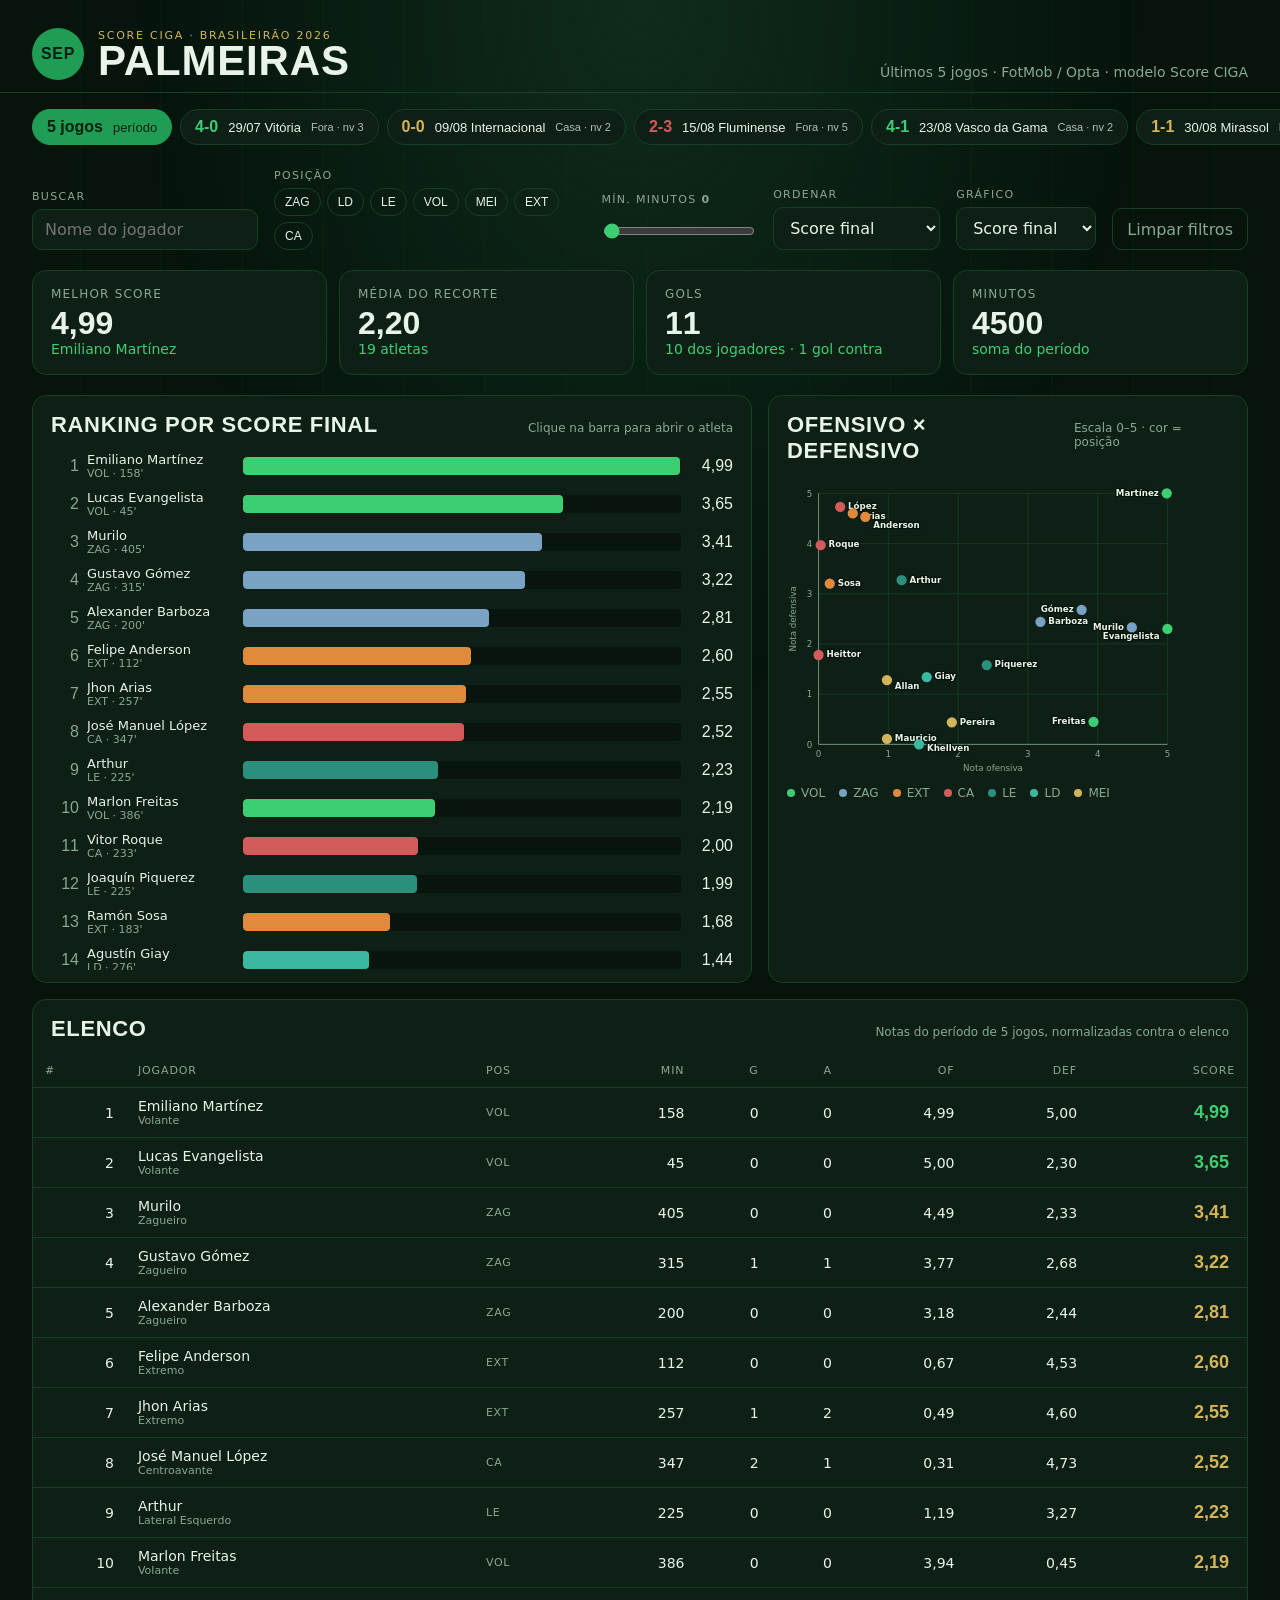
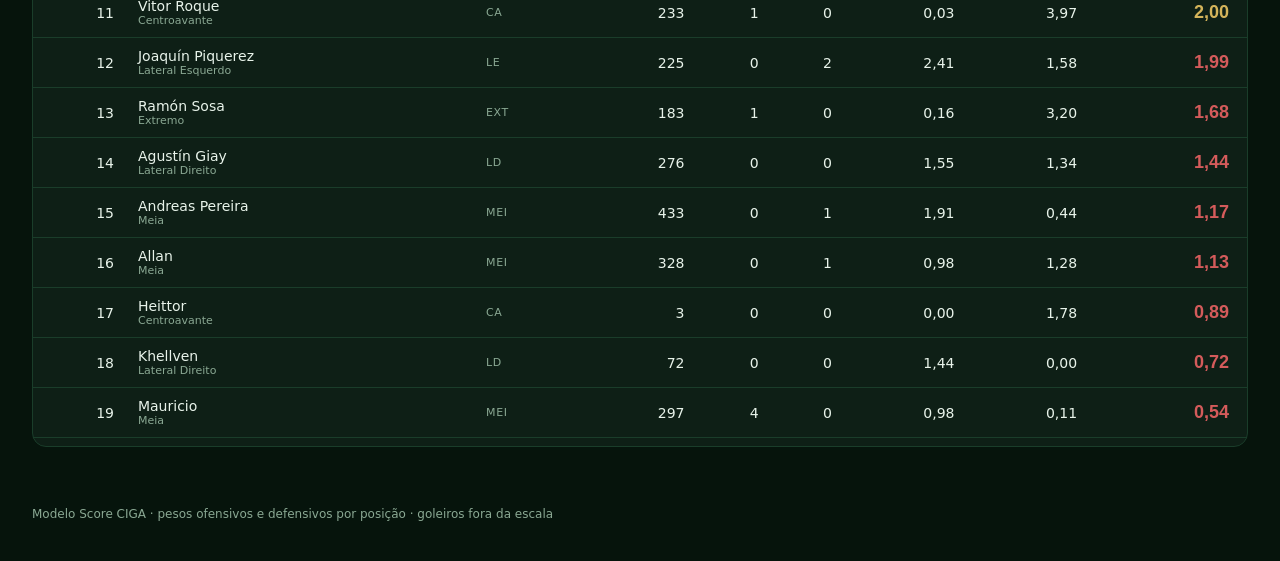
<file: index.html>
<!DOCTYPE html>
<html lang="pt-BR">
<head>
  <meta charset="UTF-8" />
  <meta http-equiv="refresh" content="0; url=dashboard/index.html" />
  <link rel="canonical" href="dashboard/index.html" />
  <title>Score Palmeiras</title>
</head>
<body>
  <p><a href="dashboard/index.html">Abrir dashboard de desempenho</a></p>
</body>
</html>
</file>
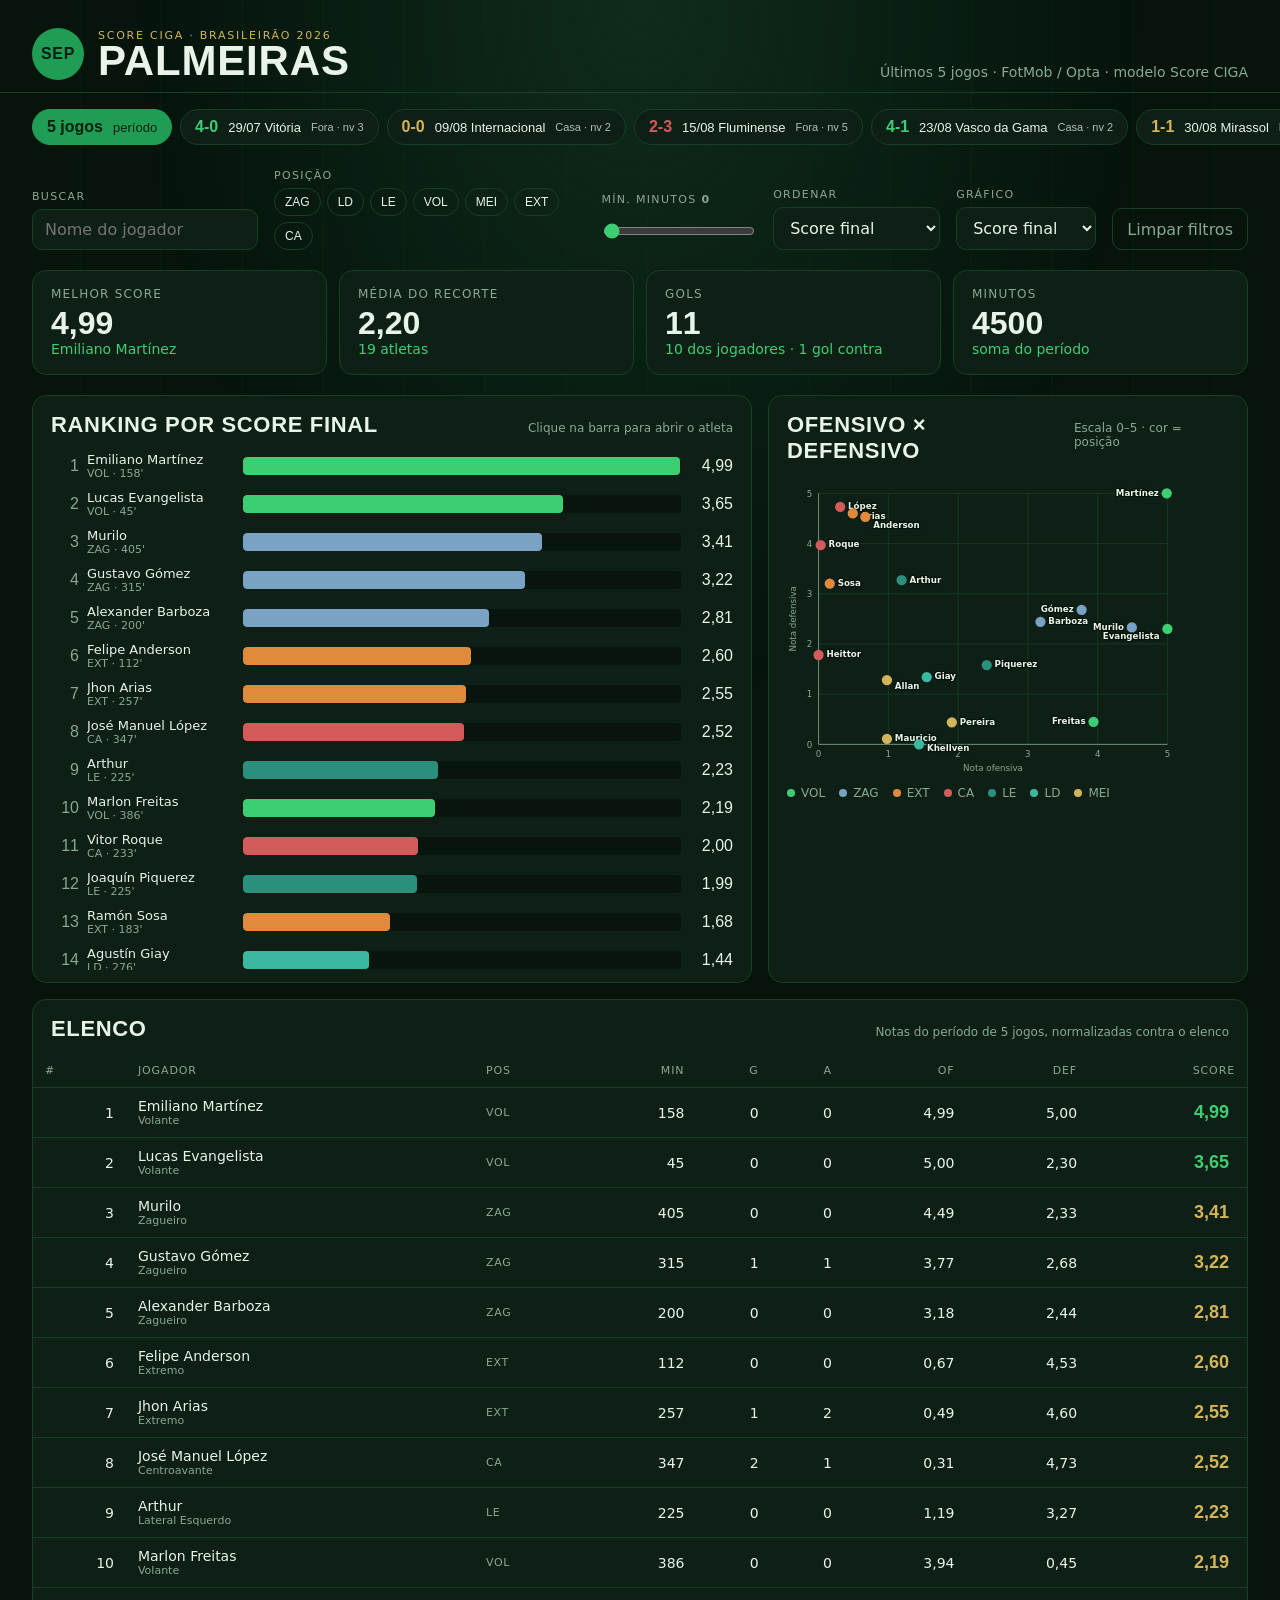
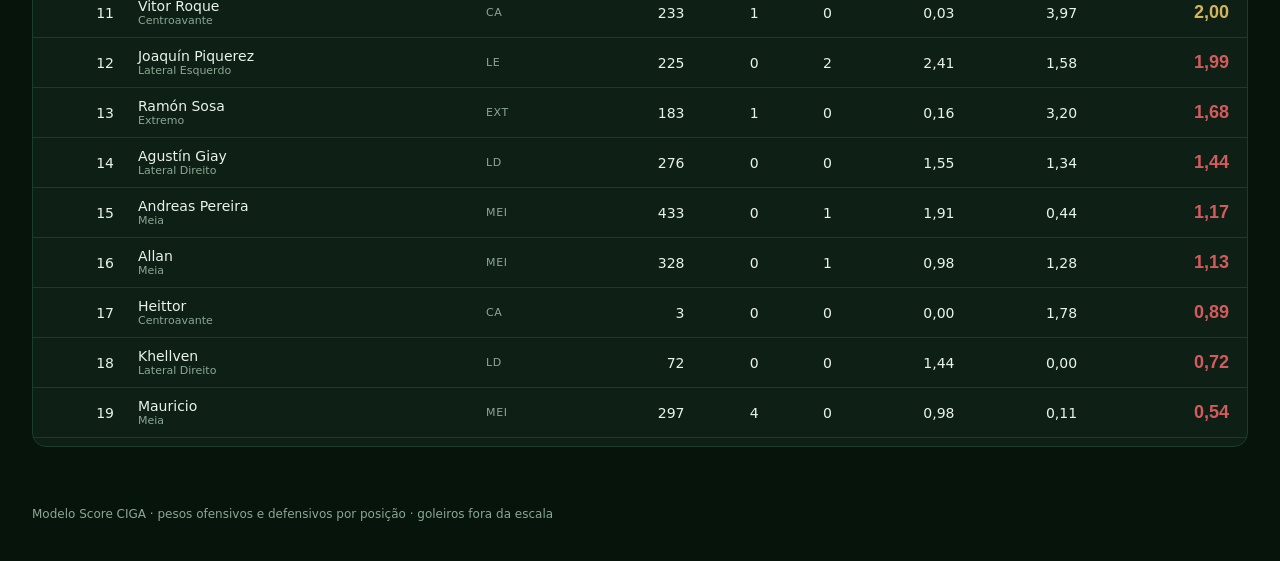
<file: dashboard/index.html>
<!DOCTYPE html>
<html lang="pt-BR">
<head>
  <meta charset="UTF-8" />
  <meta name="viewport" content="width=device-width, initial-scale=1" />
  <title>Palmeiras · Score CIGA</title>
  <link rel="stylesheet" href="styles.css" />
</head>
<body>
  <div class="pitch" aria-hidden="true"></div>

  <header class="top">
    <div class="brand">
      <span class="crest">SEP</span>
      <div>
        <p class="kicker">Score CIGA · Brasileirão 2026</p>
        <h1>Palmeiras</h1>
      </div>
    </div>
    <p class="meta" id="metaLine"></p>
  </header>

  <section class="matches" id="matchStrip" aria-label="Filtro por jogo"></section>

  <section class="filters" aria-label="Filtros">
    <label class="search">
      <span>Buscar</span>
      <input id="searchInput" type="search" placeholder="Nome do jogador" autocomplete="off" />
    </label>

    <div class="filter-block">
      <span>Posição</span>
      <div class="chips" id="posChips"></div>
    </div>

    <label class="minutes">
      <span>Mín. minutos <strong id="minLabel">0</strong></span>
      <input id="minRange" type="range" min="0" max="450" step="5" value="0" />
    </label>

    <label class="select-wrap">
      <span>Ordenar</span>
      <select id="sortSelect">
        <option value="scoreFinal">Score final</option>
        <option value="notaOfensiva">Nota ofensiva</option>
        <option value="notaDefensiva">Nota defensiva</option>
        <option value="minutos">Minutos</option>
        <option value="Golos">Gols</option>
        <option value="Assistências">Assistências</option>
        <option value="jogador">Nome</option>
      </select>
    </label>

    <label class="select-wrap">
      <span>Gráfico</span>
      <select id="metricSelect">
        <option value="scoreFinal">Score final</option>
        <option value="notaOfensiva">Ofensivo</option>
        <option value="notaDefensiva">Defensivo</option>
      </select>
    </label>

    <button type="button" class="ghost" id="resetBtn">Limpar filtros</button>
  </section>

  <section class="kpis" id="kpis"></section>

  <section class="charts">
    <article class="panel">
      <header class="panel-head">
        <h2 id="barTitle">Ranking por score final</h2>
        <p>Clique na barra para abrir o atleta</p>
      </header>
      <div class="bars" id="bars"></div>
    </article>

    <article class="panel">
      <header class="panel-head">
        <h2>Ofensivo × defensivo</h2>
        <p>Escala 0–5 · cor = posição</p>
      </header>
      <div class="scatter-wrap">
        <svg id="scatter" viewBox="0 0 560 380" role="img" aria-label="Dispersão ofensivo versus defensivo"></svg>
        <div class="legend" id="legend"></div>
      </div>
    </article>
  </section>

  <section class="panel table-panel">
    <header class="panel-head">
      <h2>Elenco</h2>
      <p id="tableHint">Notas do período de 5 jogos, normalizadas contra o elenco</p>
    </header>
    <div class="table-scroll">
      <table>
        <thead>
          <tr>
            <th>#</th>
            <th>Jogador</th>
            <th>Pos</th>
            <th class="num" data-sort="minutos">Min</th>
            <th class="num" data-sort="Golos">G</th>
            <th class="num" data-sort="Assistências">A</th>
            <th class="num" data-sort="notaOfensiva">OF</th>
            <th class="num" data-sort="notaDefensiva">DEF</th>
            <th class="num" data-sort="scoreFinal">Score</th>
          </tr>
        </thead>
        <tbody id="tbody"></tbody>
      </table>
    </div>
  </section>

  <aside class="drawer" id="drawer" hidden>
    <div class="drawer-backdrop" data-close></div>
    <div class="drawer-sheet" role="dialog" aria-modal="true" aria-labelledby="drawerName">
      <button type="button" class="close" data-close aria-label="Fechar">×</button>
      <p class="kicker" id="drawerPos"></p>
      <h2 id="drawerName"></h2>
      <div class="drawer-score" id="drawerScore"></div>
      <div class="meters" id="drawerMeters"></div>
      <div class="stat-grid" id="drawerStats"></div>
      <h3>Por jogo</h3>
      <div class="game-list" id="drawerGames"></div>
    </div>
  </aside>

  <footer>
    <p>Modelo Score CIGA · pesos ofensivos e defensivos por posição · goleiros fora da escala</p>
  </footer>

  <div class="tooltip" id="tooltip" hidden></div>

  <script src="data.js"></script>
  <script src="app.js"></script>
</body>
</html>
</file>
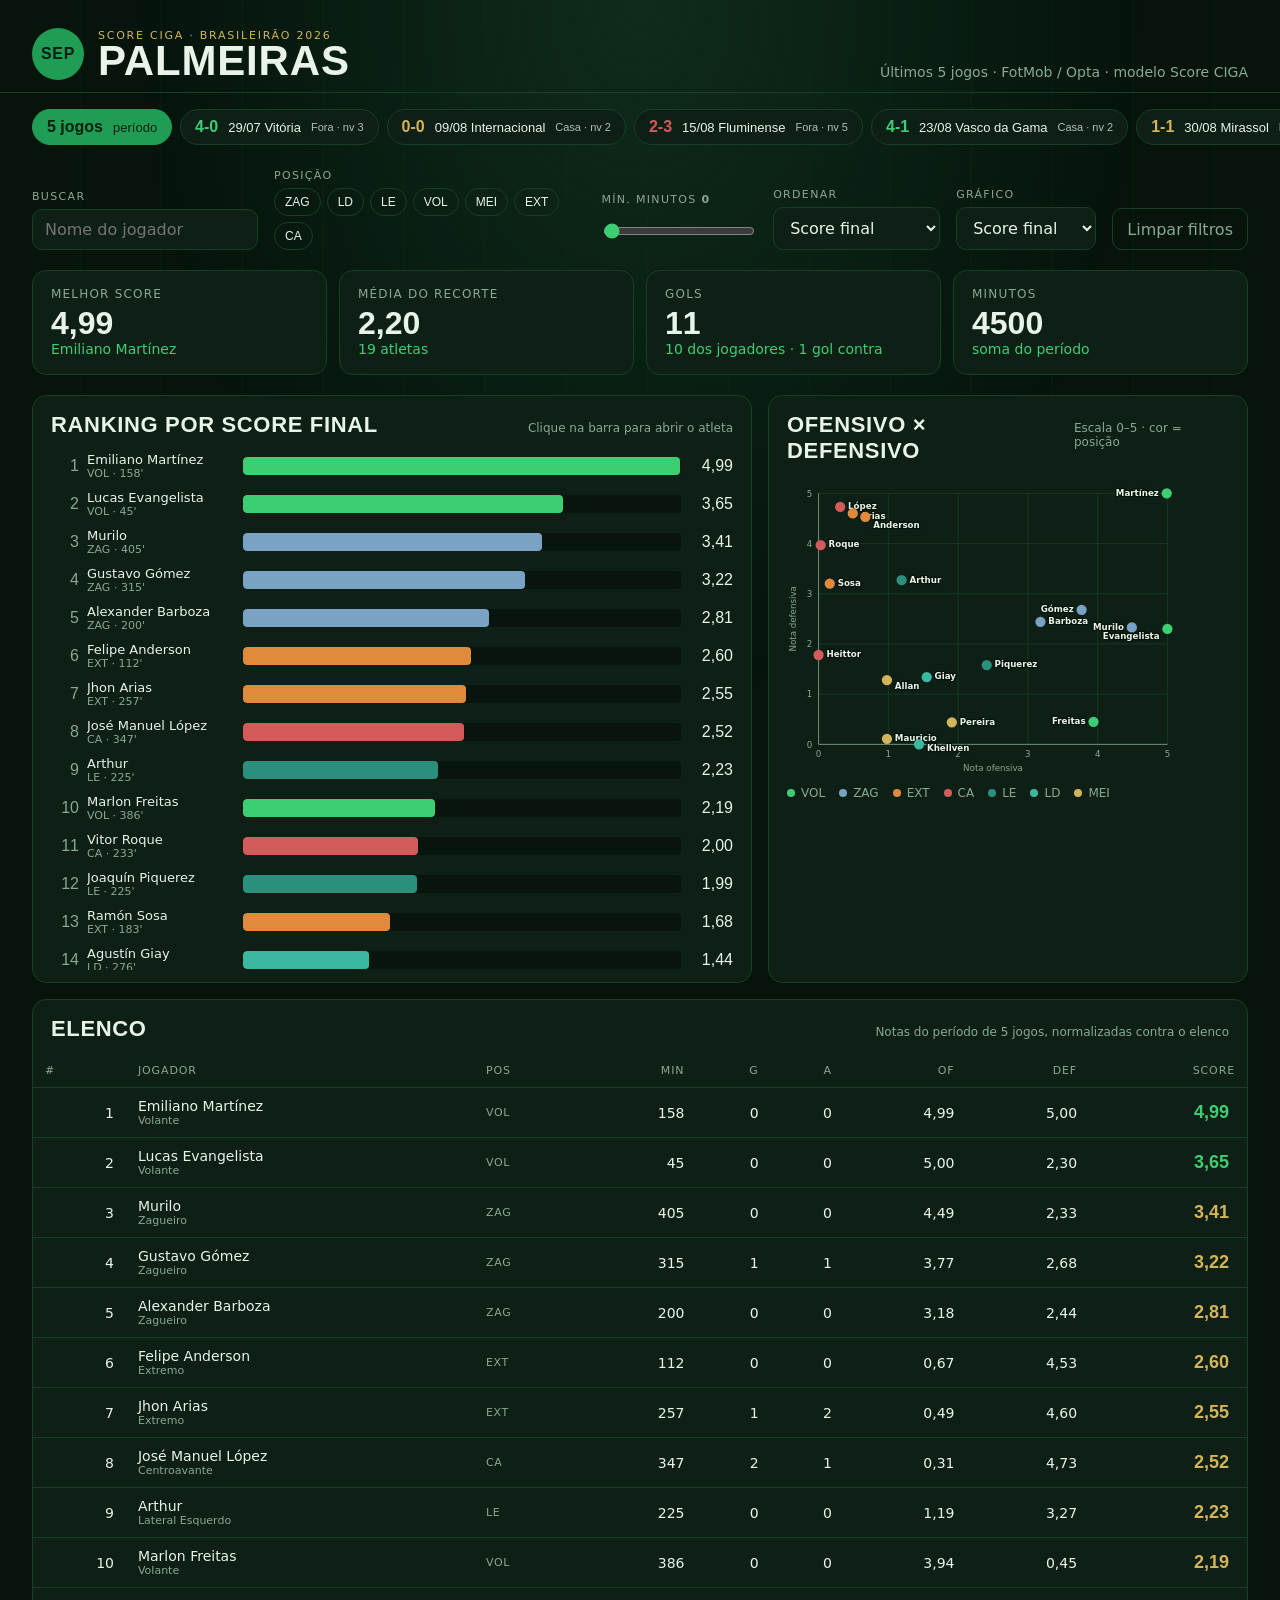
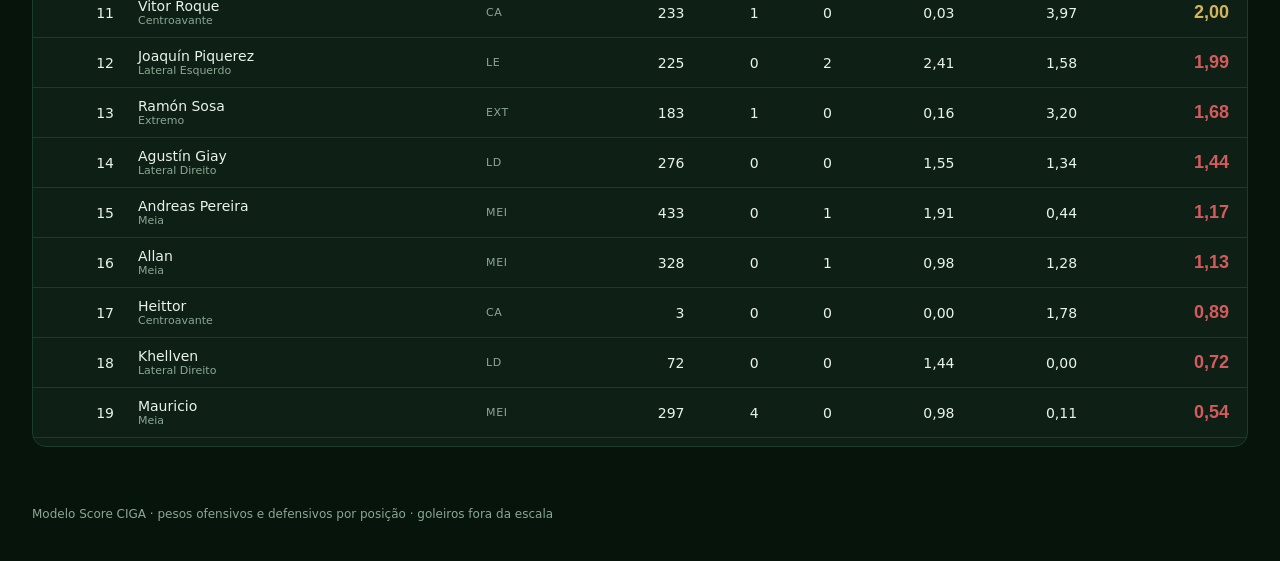
<file: palmeiras_scores.html>
<!DOCTYPE html>
<html lang="pt-BR">
<head>
  <meta charset="UTF-8" />
  <meta name="viewport" content="width=device-width, initial-scale=1" />
  <title>Palmeiras · Score CIGA</title>
  <style>
:root {
  --pitch: #06140c;
  --pitch-2: #0c2216;
  --green: #1f9d55;
  --green-bright: #3dce73;
  --line: #1a3d2a;
  --ink: #e8f3ea;
  --muted: #8aa893;
  --gold: #d4b45a;
  --card: #0e1f16;
  --danger: #d45b5b;
  --radius: 14px;
  --font: "Segoe UI", system-ui, sans-serif;
  --cond: "Arial Narrow", "Segoe UI", sans-serif;
}

* { box-sizing: border-box; }

html, body {
  margin: 0;
  min-height: 100%;
  background: var(--pitch);
  color: var(--ink);
  font-family: var(--font);
}

.pitch {
  position: fixed;
  inset: 0;
  pointer-events: none;
  background:
    radial-gradient(ellipse at top, #0f2c1c 0%, transparent 55%),
    repeating-linear-gradient(
      90deg,
      transparent 0,
      transparent 79px,
      rgba(61, 206, 115, 0.035) 80px,
      rgba(61, 206, 115, 0.035) 81px
    );
  z-index: 0;
}

body > *:not(.pitch) { position: relative; z-index: 1; }

.top {
  display: flex;
  justify-content: space-between;
  align-items: end;
  gap: 24px;
  padding: 28px 32px 12px;
  border-bottom: 1px solid var(--line);
}

.brand { display: flex; gap: 14px; align-items: center; }

.crest {
  width: 52px;
  height: 52px;
  border-radius: 50%;
  display: grid;
  place-items: center;
  font-family: var(--cond);
  font-weight: 800;
  letter-spacing: 0.04em;
  background: var(--green);
  color: #04210f;
}

.kicker {
  margin: 0;
  text-transform: uppercase;
  letter-spacing: 0.16em;
  font-size: 11px;
  color: var(--gold);
}

h1 {
  margin: 0;
  font-family: var(--cond);
  font-size: 42px;
  font-weight: 800;
  line-height: 0.9;
  letter-spacing: 0.02em;
  text-transform: uppercase;
}

.meta { margin: 0; color: var(--muted); font-size: 14px; max-width: 420px; text-align: right; }

.matches {
  display: flex;
  gap: 8px;
  overflow-x: auto;
  padding: 16px 32px;
  position: relative;
  z-index: 6;
  -webkit-overflow-scrolling: touch;
}

.match {
  flex: 0 0 auto;
  border: 1px solid var(--line);
  background: var(--card);
  color: var(--ink);
  border-radius: 999px;
  padding: 8px 14px;
  cursor: pointer;
  font-size: 13px;
  display: flex;
  gap: 10px;
  align-items: center;
  pointer-events: auto;
  user-select: none;
}

.match strong { font-family: var(--cond); font-size: 16px; }

.match.active {
  background: var(--green);
  color: #04210f;
  border-color: var(--green);
}

.match .lvl {
  font-size: 11px;
  opacity: 0.75;
}

.match[data-result="W"] strong { color: var(--green-bright); }
.match.active[data-result="W"] strong,
.match.active[data-result="L"] strong,
.match.active[data-result="D"] strong { color: inherit; }
.match[data-result="L"] strong { color: var(--danger); }
.match[data-result="D"] strong { color: var(--gold); }

.filters {
  display: grid;
  grid-template-columns: 1.4fr 2fr 1fr 0.9fr 0.9fr auto;
  gap: 16px;
  align-items: end;
  padding: 8px 32px 20px;
}

.filters label, .filter-block {
  display: flex;
  flex-direction: column;
  gap: 6px;
}

.filters span {
  font-size: 11px;
  text-transform: uppercase;
  letter-spacing: 0.12em;
  color: var(--muted);
}

input, select {
  background: var(--card);
  border: 1px solid var(--line);
  color: var(--ink);
  border-radius: 10px;
  padding: 10px 12px;
  font: inherit;
}

input[type="range"] { padding: 8px 0; accent-color: var(--green-bright); }

.chips { display: flex; flex-wrap: wrap; gap: 6px; }

.chip {
  border: 1px solid var(--line);
  background: transparent;
  color: var(--ink);
  border-radius: 999px;
  padding: 6px 10px;
  font-size: 12px;
  cursor: pointer;
}

.chip.active { background: var(--ink); color: var(--pitch); }

.ghost {
  height: 42px;
  border-radius: 10px;
  border: 1px solid var(--line);
  background: transparent;
  color: var(--muted);
  cursor: pointer;
  font: inherit;
  padding: 0 14px;
}

.kpis {
  display: grid;
  grid-template-columns: repeat(4, 1fr);
  gap: 12px;
  padding: 0 32px 20px;
}

.kpi {
  background: var(--card);
  border: 1px solid var(--line);
  border-radius: var(--radius);
  padding: 16px 18px;
}

.kpi p { margin: 0; color: var(--muted); font-size: 12px; text-transform: uppercase; letter-spacing: 0.1em; }
.kpi strong {
  display: block;
  margin-top: 6px;
  font-family: var(--cond);
  font-size: 32px;
  font-weight: 700;
  line-height: 1;
}
.kpi em { font-style: normal; color: var(--green-bright); font-size: 14px; }

.charts {
  display: grid;
  grid-template-columns: 1.2fr 0.8fr;
  gap: 16px;
  padding: 0 32px 16px;
}

.panel {
  background: var(--card);
  border: 1px solid var(--line);
  border-radius: var(--radius);
  padding: 16px 18px 12px;
}

.panel-head {
  display: flex;
  justify-content: space-between;
  align-items: baseline;
  gap: 12px;
  margin-bottom: 12px;
}

.panel-head h2, .drawer-sheet h3 {
  margin: 0;
  font-family: var(--cond);
  font-size: 22px;
  letter-spacing: 0.03em;
  text-transform: uppercase;
}

.panel-head p { margin: 0; color: var(--muted); font-size: 12px; }

.bars { display: flex; flex-direction: column; gap: 6px; max-height: 520px; overflow: auto; }

.bar-row {
  display: grid;
  grid-template-columns: 28px 148px 1fr 44px;
  gap: 8px;
  align-items: center;
  cursor: pointer;
  padding: 2px 0;
}

.bar-row:hover .track { outline: 1px solid var(--green); }

.bar-row .rk { color: var(--muted); font-family: var(--cond); font-size: 16px; text-align: right; }
.bar-row .nm { font-size: 13px; white-space: nowrap; overflow: hidden; text-overflow: ellipsis; }
.bar-row .nm small { display: block; color: var(--muted); font-size: 11px; }
.bar-row .val { font-family: var(--cond); font-size: 16px; text-align: right; }

.track {
  height: 18px;
  background: #07150e;
  border-radius: 4px;
  overflow: hidden;
}

.fill {
  height: 100%;
  width: 0;
  border-radius: 4px;
  transition: width 0.35s ease;
}

.scatter-wrap { display: grid; grid-template-columns: 1fr; gap: 10px; }
#scatter { width: 100%; height: auto; }
.axis-label { fill: var(--muted); font-size: 11px; font-family: var(--font); }
.dot-hit { cursor: pointer; }
.dot-hit:hover .dot { stroke: #fff; stroke-width: 2; }
.dot-label {
  fill: var(--ink);
  font-size: 11px;
  font-family: var(--font);
  font-weight: 600;
  paint-order: stroke;
  stroke: #06140c;
  stroke-width: 3px;
  pointer-events: none;
}

.legend { display: flex; flex-direction: row; flex-wrap: wrap; gap: 8px 14px; font-size: 12px; color: var(--muted); }
.legend i {
  display: inline-block;
  width: 8px;
  height: 8px;
  border-radius: 50%;
  margin-right: 6px;
}

.table-panel { margin: 0 32px 40px; padding: 16px 0 8px; }
.table-panel .panel-head { padding: 0 18px; }
.table-scroll { overflow-x: auto; }

table { width: 100%; border-collapse: collapse; font-size: 14px; }
th, td { padding: 10px 12px; border-bottom: 1px solid var(--line); text-align: left; white-space: nowrap; }
th { color: var(--muted); font-size: 11px; text-transform: uppercase; letter-spacing: 0.08em; font-weight: 500; }
.num { text-align: right; font-variant-numeric: tabular-nums; }
tbody tr { cursor: pointer; }
tbody tr:hover { background: #143221; }
.player-cell { display: flex; flex-direction: column; }
.player-cell small { color: var(--muted); font-size: 11px; }

.score-pill {
  display: inline-block;
  min-width: 42px;
  text-align: center;
  font-family: var(--cond);
  font-size: 18px;
  font-weight: 700;
  border-radius: 6px;
  padding: 2px 6px;
}

.pos-tag {
  font-size: 11px;
  letter-spacing: 0.06em;
  text-transform: uppercase;
  color: var(--muted);
}

.drawer[hidden] { display: none; }
.drawer { position: fixed; inset: 0; z-index: 20; }
.drawer-backdrop { position: absolute; inset: 0; background: rgba(0, 0, 0, 0.55); }
.drawer-sheet {
  position: absolute;
  top: 0;
  right: 0;
  width: min(420px, 100%);
  height: 100%;
  background: #0b1c13;
  border-left: 1px solid var(--line);
  padding: 28px 24px 40px;
  overflow: auto;
}

.close {
  position: absolute;
  top: 16px;
  right: 16px;
  width: 36px;
  height: 36px;
  border: 0;
  background: transparent;
  color: var(--ink);
  font-size: 28px;
  cursor: pointer;
}

.drawer-score {
  font-family: var(--cond);
  font-size: 64px;
  font-weight: 800;
  line-height: 1;
  margin: 8px 0 16px;
  color: var(--green-bright);
}

.meters { display: grid; gap: 10px; margin-bottom: 20px; }
.meter-label { display: flex; justify-content: space-between; font-size: 12px; color: var(--muted); margin-bottom: 4px; }
.meter-bar { height: 8px; background: #07150e; border-radius: 99px; overflow: hidden; }
.meter-bar span { display: block; height: 100%; }

.stat-grid {
  display: grid;
  grid-template-columns: 1fr 1fr 1fr;
  gap: 8px;
  margin-bottom: 24px;
}

.stat {
  border: 1px solid var(--line);
  border-radius: 10px;
  padding: 10px;
}
.stat b { display: block; font-family: var(--cond); font-size: 22px; }
.stat span { color: var(--muted); font-size: 11px; }

.game-list { display: flex; flex-direction: column; gap: 8px; }
.game {
  display: grid;
  grid-template-columns: 1fr auto auto;
  gap: 8px;
  align-items: center;
  border: 1px solid var(--line);
  border-radius: 10px;
  padding: 10px 12px;
  font-size: 13px;
}
.game b { font-family: var(--cond); font-size: 18px; }

.tooltip {
  position: fixed;
  z-index: 30;
  background: #04210f;
  border: 1px solid var(--green);
  color: var(--ink);
  padding: 8px 10px;
  border-radius: 8px;
  font-size: 12px;
  pointer-events: none;
}

footer {
  padding: 8px 32px 28px;
  color: var(--muted);
  font-size: 12px;
}

.empty {
  color: var(--muted);
  padding: 24px;
  text-align: center;
}

@media (max-width: 1100px) {
  .filters { grid-template-columns: 1fr 1fr; }
  .charts, .kpis { grid-template-columns: 1fr; }
  .top { flex-direction: column; align-items: start; }
  .meta { text-align: left; }
}

@media (max-width: 640px) {
  .top, .filters, .kpis, .charts, footer { padding-left: 16px; padding-right: 16px; }
  .table-panel { margin-left: 16px; margin-right: 16px; }
  .matches { padding-left: 16px; }
  .bar-row { grid-template-columns: 24px 110px 1fr 36px; }
}

</style>
</head>
<body>
  <div class="pitch" aria-hidden="true"></div>

  <header class="top">
    <div class="brand">
      <span class="crest">SEP</span>
      <div>
        <p class="kicker">Score CIGA · Brasileirão 2026</p>
        <h1>Palmeiras</h1>
      </div>
    </div>
    <p class="meta" id="metaLine"></p>
  </header>

  <section class="matches" id="matchStrip" aria-label="Filtro por jogo"></section>

  <section class="filters" aria-label="Filtros">
    <label class="search">
      <span>Buscar</span>
      <input id="searchInput" type="search" placeholder="Nome do jogador" autocomplete="off" />
    </label>

    <div class="filter-block">
      <span>Posição</span>
      <div class="chips" id="posChips"></div>
    </div>

    <label class="minutes">
      <span>Mín. minutos <strong id="minLabel">0</strong></span>
      <input id="minRange" type="range" min="0" max="450" step="5" value="0" />
    </label>

    <label class="select-wrap">
      <span>Ordenar</span>
      <select id="sortSelect">
        <option value="scoreFinal">Score final</option>
        <option value="notaOfensiva">Nota ofensiva</option>
        <option value="notaDefensiva">Nota defensiva</option>
        <option value="minutos">Minutos</option>
        <option value="Golos">Gols</option>
        <option value="Assistências">Assistências</option>
        <option value="jogador">Nome</option>
      </select>
    </label>

    <label class="select-wrap">
      <span>Gráfico</span>
      <select id="metricSelect">
        <option value="scoreFinal">Score final</option>
        <option value="notaOfensiva">Ofensivo</option>
        <option value="notaDefensiva">Defensivo</option>
      </select>
    </label>

    <button type="button" class="ghost" id="resetBtn">Limpar filtros</button>
  </section>

  <section class="kpis" id="kpis"></section>

  <section class="charts">
    <article class="panel">
      <header class="panel-head">
        <h2 id="barTitle">Ranking por score final</h2>
        <p>Clique na barra para abrir o atleta</p>
      </header>
      <div class="bars" id="bars"></div>
    </article>

    <article class="panel">
      <header class="panel-head">
        <h2>Ofensivo × defensivo</h2>
        <p>Escala 0–5 · cor = posição</p>
      </header>
      <div class="scatter-wrap">
        <svg id="scatter" viewBox="0 0 560 380" role="img" aria-label="Dispersão ofensivo versus defensivo"></svg>
        <div class="legend" id="legend"></div>
      </div>
    </article>
  </section>

  <section class="panel table-panel">
    <header class="panel-head">
      <h2>Elenco</h2>
      <p id="tableHint">Notas do período de 5 jogos, normalizadas contra o elenco</p>
    </header>
    <div class="table-scroll">
      <table>
        <thead>
          <tr>
            <th>#</th>
            <th>Jogador</th>
            <th>Pos</th>
            <th class="num" data-sort="minutos">Min</th>
            <th class="num" data-sort="Golos">G</th>
            <th class="num" data-sort="Assistências">A</th>
            <th class="num" data-sort="notaOfensiva">OF</th>
            <th class="num" data-sort="notaDefensiva">DEF</th>
            <th class="num" data-sort="scoreFinal">Score</th>
          </tr>
        </thead>
        <tbody id="tbody"></tbody>
      </table>
    </div>
  </section>

  <aside class="drawer" id="drawer" hidden>
    <div class="drawer-backdrop" data-close></div>
    <div class="drawer-sheet" role="dialog" aria-modal="true" aria-labelledby="drawerName">
      <button type="button" class="close" data-close aria-label="Fechar">×</button>
      <p class="kicker" id="drawerPos"></p>
      <h2 id="drawerName"></h2>
      <div class="drawer-score" id="drawerScore"></div>
      <div class="meters" id="drawerMeters"></div>
      <div class="stat-grid" id="drawerStats"></div>
      <h3>Por jogo</h3>
      <div class="game-list" id="drawerGames"></div>
    </div>
  </aside>

  <footer>
    <p>Modelo Score CIGA · pesos ofensivos e defensivos por posição · goleiros fora da escala</p>
  </footer>

  <div class="tooltip" id="tooltip" hidden></div>

  <script>
window.DASHBOARD_DATA = {
  "meta": {
    "time": "Palmeiras",
    "competicao": "Brasileirão 2026",
    "janela": "Últimos 5 jogos",
    "fonte": "FotMob / Opta · modelo Score CIGA",
    "escala": "Notas 0–5 normalizadas contra o elenco (sem goleiros)"
  },
  "jogos": [
    {
      "id": "2026-07-29",
      "data": "2026-07-29",
      "adversario": "Vitória",
      "local": "Fora",
      "resultado": "4-0",
      "nivel": 3
    },
    {
      "id": "2026-08-09",
      "data": "2026-08-09",
      "adversario": "Internacional",
      "local": "Casa",
      "resultado": "0-0",
      "nivel": 2
    },
    {
      "id": "2026-08-15",
      "data": "2026-08-15",
      "adversario": "Fluminense",
      "local": "Fora",
      "resultado": "2-3",
      "nivel": 5
    },
    {
      "id": "2026-08-23",
      "data": "2026-08-23",
      "adversario": "Vasco da Gama",
      "local": "Casa",
      "resultado": "4-1",
      "nivel": 2
    },
    {
      "id": "2026-08-30",
      "data": "2026-08-30",
      "adversario": "Mirassol",
      "local": "Fora",
      "resultado": "1-1",
      "nivel": 2
    }
  ],
  "players": [
    {
      "jogador": "Emiliano Martínez",
      "posicao": "Volante",
      "minutos": 158,
      "nivel": 3.0,
      "jogos": 4,
      "notaOfensiva": 4.99,
      "notaDefensiva": 5.0,
      "rankOfensivo": 2,
      "rankDefensivo": 1,
      "scoreFinal": 4.99,
      "scoreOfBruto": 24.76,
      "scoreDefBruto": 7.47,
      "Golos": 0.0,
      "xG": 0.0,
      "Assistências": 0.0,
      "xA": 0.22,
      "Remates": 0.0,
      "Remates no alvo": 0.0,
      "Passes": 124.0,
      "Passes certos": 116.0,
      "Cruzamentos": 3.0,
      "Cruzamentos certos": 0.0,
      "Dribles": 2.0,
      "Dribles certos": 2.0,
      "Duelos": 22.0,
      "Duelos certos": 15.0,
      "Perdas (total)": 9.0,
      "Recuperações (total)": 11.0,
      "Toques na área": 2.0,
      "Cartões amarelos": 0.0,
      "Cartões vermelhos": 0.0,
      "Duelos defensivos": 5.0,
      "Duelos ofensivos": 2.0,
      "Duelos aéreos": 7.0,
      "Remates bloqueados": 2.0,
      "Interceções": 4.0,
      "Alívios (Clearances)": 3.0,
      "Faltas cometidas": 4.0,
      "Faltas sofridas": 2.0,
      "Passes decisivos": 3.0,
      "Segunda assistência": 0.0,
      "Terceira assistência": 0.0,
      "Shot assists": 3.0
    },
    {
      "jogador": "Lucas Evangelista",
      "posicao": "Volante",
      "minutos": 45,
      "nivel": 2.5,
      "jogos": 2,
      "notaOfensiva": 5.0,
      "notaDefensiva": 2.3,
      "rankOfensivo": 1,
      "rankDefensivo": 2,
      "scoreFinal": 3.65,
      "scoreOfBruto": 8.48,
      "scoreDefBruto": 1.5,
      "Golos": 0.0,
      "xG": 0.0,
      "Assistências": 0.0,
      "xA": 0.07,
      "Remates": 0.0,
      "Remates no alvo": 0.0,
      "Passes": 44.0,
      "Passes certos": 39.0,
      "Cruzamentos": 0.0,
      "Cruzamentos certos": 0.0,
      "Dribles": 0.0,
      "Dribles certos": 0.0,
      "Duelos": 4.0,
      "Duelos certos": 3.0,
      "Perdas (total)": 5.0,
      "Recuperações (total)": 5.0,
      "Toques na área": 1.0,
      "Cartões amarelos": 0.0,
      "Cartões vermelhos": 0.0,
      "Duelos defensivos": 0.0,
      "Duelos ofensivos": 0.0,
      "Duelos aéreos": 2.0,
      "Remates bloqueados": 0.0,
      "Interceções": 0.0,
      "Alívios (Clearances)": 0.0,
      "Faltas cometidas": 0.0,
      "Faltas sofridas": 2.0,
      "Passes decisivos": 1.0,
      "Segunda assistência": 0.0,
      "Terceira assistência": 0.0,
      "Shot assists": 1.0
    },
    {
      "jogador": "Murilo",
      "posicao": "Zagueiro",
      "minutos": 405,
      "nivel": 2.8,
      "jogos": 5,
      "notaOfensiva": 4.49,
      "notaDefensiva": 2.33,
      "rankOfensivo": 1,
      "rankDefensivo": 3,
      "scoreFinal": 3.41,
      "scoreOfBruto": 62.08,
      "scoreDefBruto": 12.13,
      "Golos": 0.0,
      "xG": 0.15,
      "Assistências": 0.0,
      "xA": 0.16,
      "Remates": 3.0,
      "Remates no alvo": 1.0,
      "Passes": 271.0,
      "Passes certos": 229.0,
      "Cruzamentos": 2.0,
      "Cruzamentos certos": 0.0,
      "Dribles": 1.0,
      "Dribles certos": 1.0,
      "Duelos": 42.0,
      "Duelos certos": 21.0,
      "Perdas (total)": 43.0,
      "Recuperações (total)": 14.0,
      "Toques na área": 5.0,
      "Cartões amarelos": 1.0,
      "Cartões vermelhos": 0.0,
      "Duelos defensivos": 7.0,
      "Duelos ofensivos": 1.0,
      "Duelos aéreos": 22.0,
      "Remates bloqueados": 2.0,
      "Interceções": 9.0,
      "Alívios (Clearances)": 18.0,
      "Faltas cometidas": 7.0,
      "Faltas sofridas": 1.0,
      "Passes decisivos": 1.0,
      "Segunda assistência": 0.0,
      "Terceira assistência": 0.0,
      "Shot assists": 1.0
    },
    {
      "jogador": "Gustavo Gómez",
      "posicao": "Zagueiro",
      "minutos": 315,
      "nivel": 3.0,
      "jogos": 4,
      "notaOfensiva": 3.77,
      "notaDefensiva": 2.68,
      "rankOfensivo": 2,
      "rankDefensivo": 1,
      "scoreFinal": 3.22,
      "scoreOfBruto": 38.88,
      "scoreDefBruto": 9.61,
      "Golos": 1.0,
      "xG": 0.5,
      "Assistências": 1.0,
      "xA": 0.16,
      "Remates": 4.0,
      "Remates no alvo": 2.0,
      "Passes": 164.0,
      "Passes certos": 145.0,
      "Cruzamentos": 0.0,
      "Cruzamentos certos": 0.0,
      "Dribles": 0.0,
      "Dribles certos": 0.0,
      "Duelos": 28.0,
      "Duelos certos": 14.0,
      "Perdas (total)": 21.0,
      "Recuperações (total)": 11.0,
      "Toques na área": 6.0,
      "Cartões amarelos": 1.0,
      "Cartões vermelhos": 0.0,
      "Duelos defensivos": 4.0,
      "Duelos ofensivos": 0.0,
      "Duelos aéreos": 17.0,
      "Remates bloqueados": 2.0,
      "Interceções": 5.0,
      "Alívios (Clearances)": 18.0,
      "Faltas cometidas": 6.0,
      "Faltas sofridas": 0.0,
      "Passes decisivos": 1.0,
      "Segunda assistência": 0.0,
      "Terceira assistência": 0.0,
      "Shot assists": 1.0
    },
    {
      "jogador": "Alexander Barboza",
      "posicao": "Zagueiro",
      "minutos": 200,
      "nivel": 2.33,
      "jogos": 3,
      "notaOfensiva": 3.18,
      "notaDefensiva": 2.44,
      "rankOfensivo": 3,
      "rankDefensivo": 2,
      "scoreFinal": 2.81,
      "scoreOfBruto": 27.65,
      "scoreDefBruto": 7.39,
      "Golos": 0.0,
      "xG": 0.05,
      "Assistências": 0.0,
      "xA": 0.07,
      "Remates": 1.0,
      "Remates no alvo": 0.0,
      "Passes": 120.0,
      "Passes certos": 101.0,
      "Cruzamentos": 2.0,
      "Cruzamentos certos": 0.0,
      "Dribles": 0.0,
      "Dribles certos": 0.0,
      "Duelos": 29.0,
      "Duelos certos": 15.0,
      "Perdas (total)": 20.0,
      "Recuperações (total)": 3.0,
      "Toques na área": 4.0,
      "Cartões amarelos": 0.0,
      "Cartões vermelhos": 0.0,
      "Duelos defensivos": 7.0,
      "Duelos ofensivos": 0.0,
      "Duelos aéreos": 16.0,
      "Remates bloqueados": 1.0,
      "Interceções": 5.0,
      "Alívios (Clearances)": 8.0,
      "Faltas cometidas": 4.0,
      "Faltas sofridas": 0.0,
      "Passes decisivos": 2.0,
      "Segunda assistência": 0.0,
      "Terceira assistência": 0.0,
      "Shot assists": 2.0
    },
    {
      "jogador": "Felipe Anderson",
      "posicao": "Extremo",
      "minutos": 112,
      "nivel": 2.75,
      "jogos": 4,
      "notaOfensiva": 0.67,
      "notaDefensiva": 4.53,
      "rankOfensivo": 1,
      "rankDefensivo": 2,
      "scoreFinal": 2.6,
      "scoreOfBruto": 4.75,
      "scoreDefBruto": 5.36,
      "Golos": 0.0,
      "xG": 0.04,
      "Assistências": 0.0,
      "xA": 0.06,
      "Remates": 2.0,
      "Remates no alvo": 0.0,
      "Passes": 73.0,
      "Passes certos": 62.0,
      "Cruzamentos": 4.0,
      "Cruzamentos certos": 0.0,
      "Dribles": 7.0,
      "Dribles certos": 4.0,
      "Duelos": 21.0,
      "Duelos certos": 10.0,
      "Perdas (total)": 18.0,
      "Recuperações (total)": 10.0,
      "Toques na área": 1.0,
      "Cartões amarelos": 0.0,
      "Cartões vermelhos": 0.0,
      "Duelos defensivos": 3.0,
      "Duelos ofensivos": 7.0,
      "Duelos aéreos": 1.0,
      "Remates bloqueados": 0.0,
      "Interceções": 2.0,
      "Alívios (Clearances)": 2.0,
      "Faltas cometidas": 1.0,
      "Faltas sofridas": 2.0,
      "Passes decisivos": 0.0,
      "Segunda assistência": 0.0,
      "Terceira assistência": 0.0,
      "Shot assists": 0.0
    },
    {
      "jogador": "Jhon Arias",
      "posicao": "Extremo",
      "minutos": 257,
      "nivel": 3.0,
      "jogos": 4,
      "notaOfensiva": 0.49,
      "notaDefensiva": 4.6,
      "rankOfensivo": 2,
      "rankDefensivo": 1,
      "scoreFinal": 2.55,
      "scoreOfBruto": 8.79,
      "scoreDefBruto": 11.41,
      "Golos": 1.0,
      "xG": 0.52,
      "Assistências": 2.0,
      "xA": 0.26,
      "Remates": 7.0,
      "Remates no alvo": 2.0,
      "Passes": 111.0,
      "Passes certos": 103.0,
      "Cruzamentos": 9.0,
      "Cruzamentos certos": 2.0,
      "Dribles": 9.0,
      "Dribles certos": 2.0,
      "Duelos": 45.0,
      "Duelos certos": 22.0,
      "Perdas (total)": 18.0,
      "Recuperações (total)": 18.0,
      "Toques na área": 8.0,
      "Cartões amarelos": 0.0,
      "Cartões vermelhos": 0.0,
      "Duelos defensivos": 8.0,
      "Duelos ofensivos": 9.0,
      "Duelos aéreos": 3.0,
      "Remates bloqueados": 0.0,
      "Interceções": 0.0,
      "Alívios (Clearances)": 0.0,
      "Faltas cometidas": 7.0,
      "Faltas sofridas": 10.0,
      "Passes decisivos": 3.0,
      "Segunda assistência": 0.0,
      "Terceira assistência": 0.0,
      "Shot assists": 3.0
    },
    {
      "jogador": "José Manuel López",
      "posicao": "Centroavante",
      "minutos": 347,
      "nivel": 2.8,
      "jogos": 5,
      "notaOfensiva": 0.31,
      "notaDefensiva": 4.73,
      "rankOfensivo": 1,
      "rankDefensivo": 1,
      "scoreFinal": 2.52,
      "scoreOfBruto": 10.83,
      "scoreDefBruto": 16.84,
      "Golos": 2.0,
      "xG": 0.52,
      "Assistências": 1.0,
      "xA": 0.49,
      "Remates": 9.0,
      "Remates no alvo": 3.0,
      "Passes": 98.0,
      "Passes certos": 71.0,
      "Cruzamentos": 4.0,
      "Cruzamentos certos": 2.0,
      "Dribles": 14.0,
      "Dribles certos": 8.0,
      "Duelos": 66.0,
      "Duelos certos": 37.0,
      "Perdas (total)": 39.0,
      "Recuperações (total)": 10.0,
      "Toques na área": 25.0,
      "Cartões amarelos": 0.0,
      "Cartões vermelhos": 0.0,
      "Duelos defensivos": 8.0,
      "Duelos ofensivos": 14.0,
      "Duelos aéreos": 24.0,
      "Remates bloqueados": 1.0,
      "Interceções": 0.0,
      "Alívios (Clearances)": 5.0,
      "Faltas cometidas": 3.0,
      "Faltas sofridas": 9.0,
      "Passes decisivos": 5.0,
      "Segunda assistência": 0.0,
      "Terceira assistência": 0.0,
      "Shot assists": 5.0
    },
    {
      "jogador": "Arthur",
      "posicao": "Lateral Esquerdo",
      "minutos": 225,
      "nivel": 3.0,
      "jogos": 3,
      "notaOfensiva": 1.19,
      "notaDefensiva": 3.27,
      "rankOfensivo": 2,
      "rankDefensivo": 1,
      "scoreFinal": 2.23,
      "scoreOfBruto": 11.99,
      "scoreDefBruto": 7.82,
      "Golos": 0.0,
      "xG": 0.02,
      "Assistências": 0.0,
      "xA": 0.08,
      "Remates": 1.0,
      "Remates no alvo": 0.0,
      "Passes": 101.0,
      "Passes certos": 82.0,
      "Cruzamentos": 7.0,
      "Cruzamentos certos": 1.0,
      "Dribles": 3.0,
      "Dribles certos": 1.0,
      "Duelos": 30.0,
      "Duelos certos": 15.0,
      "Perdas (total)": 23.0,
      "Recuperações (total)": 13.0,
      "Toques na área": 2.0,
      "Cartões amarelos": 3.0,
      "Cartões vermelhos": 1.0,
      "Duelos defensivos": 6.0,
      "Duelos ofensivos": 3.0,
      "Duelos aéreos": 7.0,
      "Remates bloqueados": 0.0,
      "Interceções": 6.0,
      "Alívios (Clearances)": 7.0,
      "Faltas cometidas": 5.0,
      "Faltas sofridas": 4.0,
      "Passes decisivos": 1.0,
      "Segunda assistência": 0.0,
      "Terceira assistência": 0.0,
      "Shot assists": 1.0
    },
    {
      "jogador": "Marlon Freitas",
      "posicao": "Volante",
      "minutos": 386,
      "nivel": 2.8,
      "jogos": 5,
      "notaOfensiva": 3.94,
      "notaDefensiva": 0.45,
      "rankOfensivo": 3,
      "rankDefensivo": 3,
      "scoreFinal": 2.19,
      "scoreOfBruto": 52.97,
      "scoreDefBruto": 5.94,
      "Golos": 0.0,
      "xG": 0.32,
      "Assistências": 0.0,
      "xA": 0.27,
      "Remates": 4.0,
      "Remates no alvo": 0.0,
      "Passes": 275.0,
      "Passes certos": 246.0,
      "Cruzamentos": 1.0,
      "Cruzamentos certos": 0.0,
      "Dribles": 2.0,
      "Dribles certos": 2.0,
      "Duelos": 17.0,
      "Duelos certos": 7.0,
      "Perdas (total)": 29.0,
      "Recuperações (total)": 15.0,
      "Toques na área": 2.0,
      "Cartões amarelos": 2.0,
      "Cartões vermelhos": 0.0,
      "Duelos defensivos": 1.0,
      "Duelos ofensivos": 2.0,
      "Duelos aéreos": 9.0,
      "Remates bloqueados": 1.0,
      "Interceções": 6.0,
      "Alívios (Clearances)": 11.0,
      "Faltas cometidas": 4.0,
      "Faltas sofridas": 0.0,
      "Passes decisivos": 6.0,
      "Segunda assistência": 0.0,
      "Terceira assistência": 0.0,
      "Shot assists": 6.0
    },
    {
      "jogador": "Vitor Roque",
      "posicao": "Centroavante",
      "minutos": 233,
      "nivel": 2.8,
      "jogos": 5,
      "notaOfensiva": 0.03,
      "notaDefensiva": 3.97,
      "rankOfensivo": 2,
      "rankDefensivo": 2,
      "scoreFinal": 2.0,
      "scoreOfBruto": 5.36,
      "scoreDefBruto": 9.94,
      "Golos": 1.0,
      "xG": 1.5,
      "Assistências": 0.0,
      "xA": 0.01,
      "Remates": 9.0,
      "Remates no alvo": 4.0,
      "Passes": 39.0,
      "Passes certos": 31.0,
      "Cruzamentos": 2.0,
      "Cruzamentos certos": 0.0,
      "Dribles": 4.0,
      "Dribles certos": 1.0,
      "Duelos": 45.0,
      "Duelos certos": 17.0,
      "Perdas (total)": 16.0,
      "Recuperações (total)": 5.0,
      "Toques na área": 13.0,
      "Cartões amarelos": 0.0,
      "Cartões vermelhos": 0.0,
      "Duelos defensivos": 4.0,
      "Duelos ofensivos": 4.0,
      "Duelos aéreos": 16.0,
      "Remates bloqueados": 0.0,
      "Interceções": 0.0,
      "Alívios (Clearances)": 0.0,
      "Faltas cometidas": 4.0,
      "Faltas sofridas": 10.0,
      "Passes decisivos": 0.0,
      "Segunda assistência": 0.0,
      "Terceira assistência": 0.0,
      "Shot assists": 0.0
    },
    {
      "jogador": "Joaquín Piquerez",
      "posicao": "Lateral Esquerdo",
      "minutos": 225,
      "nivel": 3.33,
      "jogos": 3,
      "notaOfensiva": 2.41,
      "notaDefensiva": 1.58,
      "rankOfensivo": 1,
      "rankDefensivo": 2,
      "scoreFinal": 1.99,
      "scoreOfBruto": 17.5,
      "scoreDefBruto": 4.56,
      "Golos": 0.0,
      "xG": 0.18,
      "Assistências": 2.0,
      "xA": 0.66,
      "Remates": 1.0,
      "Remates no alvo": 0.0,
      "Passes": 134.0,
      "Passes certos": 117.0,
      "Cruzamentos": 7.0,
      "Cruzamentos certos": 4.0,
      "Dribles": 6.0,
      "Dribles certos": 1.0,
      "Duelos": 17.0,
      "Duelos certos": 4.0,
      "Perdas (total)": 23.0,
      "Recuperações (total)": 16.0,
      "Toques na área": 6.0,
      "Cartões amarelos": 1.0,
      "Cartões vermelhos": 0.0,
      "Duelos defensivos": 3.0,
      "Duelos ofensivos": 6.0,
      "Duelos aéreos": 4.0,
      "Remates bloqueados": 0.0,
      "Interceções": 1.0,
      "Alívios (Clearances)": 2.0,
      "Faltas cometidas": 1.0,
      "Faltas sofridas": 0.0,
      "Passes decisivos": 6.0,
      "Segunda assistência": 0.0,
      "Terceira assistência": 0.0,
      "Shot assists": 6.0
    },
    {
      "jogador": "Ramón Sosa",
      "posicao": "Extremo",
      "minutos": 183,
      "nivel": 3.33,
      "jogos": 3,
      "notaOfensiva": 0.16,
      "notaDefensiva": 3.2,
      "rankOfensivo": 3,
      "rankDefensivo": 3,
      "scoreFinal": 1.68,
      "scoreOfBruto": 4.12,
      "scoreDefBruto": 5.64,
      "Golos": 1.0,
      "xG": 0.44,
      "Assistências": 0.0,
      "xA": 0.1,
      "Remates": 6.0,
      "Remates no alvo": 1.0,
      "Passes": 49.0,
      "Passes certos": 39.0,
      "Cruzamentos": 4.0,
      "Cruzamentos certos": 0.0,
      "Dribles": 4.0,
      "Dribles certos": 2.0,
      "Duelos": 22.0,
      "Duelos certos": 15.0,
      "Perdas (total)": 13.0,
      "Recuperações (total)": 6.0,
      "Toques na área": 9.0,
      "Cartões amarelos": 0.0,
      "Cartões vermelhos": 0.0,
      "Duelos defensivos": 1.0,
      "Duelos ofensivos": 4.0,
      "Duelos aéreos": 8.0,
      "Remates bloqueados": 1.0,
      "Interceções": 0.0,
      "Alívios (Clearances)": 0.0,
      "Faltas cometidas": 3.0,
      "Faltas sofridas": 5.0,
      "Passes decisivos": 0.0,
      "Segunda assistência": 0.0,
      "Terceira assistência": 0.0,
      "Shot assists": 0.0
    },
    {
      "jogador": "Agustín Giay",
      "posicao": "Lateral Direito",
      "minutos": 276,
      "nivel": 2.75,
      "jogos": 4,
      "notaOfensiva": 1.55,
      "notaDefensiva": 1.34,
      "rankOfensivo": 1,
      "rankDefensivo": 1,
      "scoreFinal": 1.44,
      "scoreOfBruto": 18.98,
      "scoreDefBruto": 6.26,
      "Golos": 0.0,
      "xG": 0.06,
      "Assistências": 0.0,
      "xA": 0.13,
      "Remates": 2.0,
      "Remates no alvo": 0.0,
      "Passes": 154.0,
      "Passes certos": 132.0,
      "Cruzamentos": 8.0,
      "Cruzamentos certos": 3.0,
      "Dribles": 4.0,
      "Dribles certos": 2.0,
      "Duelos": 28.0,
      "Duelos certos": 19.0,
      "Perdas (total)": 26.0,
      "Recuperações (total)": 10.0,
      "Toques na área": 8.0,
      "Cartões amarelos": 0.0,
      "Cartões vermelhos": 0.0,
      "Duelos defensivos": 5.0,
      "Duelos ofensivos": 4.0,
      "Duelos aéreos": 0.0,
      "Remates bloqueados": 1.0,
      "Interceções": 4.0,
      "Alívios (Clearances)": 3.0,
      "Faltas cometidas": 2.0,
      "Faltas sofridas": 12.0,
      "Passes decisivos": 1.0,
      "Segunda assistência": 0.0,
      "Terceira assistência": 0.0,
      "Shot assists": 1.0
    },
    {
      "jogador": "Andreas Pereira",
      "posicao": "Meia",
      "minutos": 433,
      "nivel": 2.8,
      "jogos": 5,
      "notaOfensiva": 1.91,
      "notaDefensiva": 0.44,
      "rankOfensivo": 1,
      "rankDefensivo": 2,
      "scoreFinal": 1.17,
      "scoreOfBruto": 33.73,
      "scoreDefBruto": 6.63,
      "Golos": 0.0,
      "xG": 0.31,
      "Assistências": 1.0,
      "xA": 1.05,
      "Remates": 8.0,
      "Remates no alvo": 0.0,
      "Passes": 269.0,
      "Passes certos": 231.0,
      "Cruzamentos": 42.0,
      "Cruzamentos certos": 13.0,
      "Dribles": 0.0,
      "Dribles certos": 0.0,
      "Duelos": 28.0,
      "Duelos certos": 13.0,
      "Perdas (total)": 44.0,
      "Recuperações (total)": 17.0,
      "Toques na área": 7.0,
      "Cartões amarelos": 0.0,
      "Cartões vermelhos": 0.0,
      "Duelos defensivos": 6.0,
      "Duelos ofensivos": 0.0,
      "Duelos aéreos": 3.0,
      "Remates bloqueados": 1.0,
      "Interceções": 2.0,
      "Alívios (Clearances)": 5.0,
      "Faltas cometidas": 2.0,
      "Faltas sofridas": 6.0,
      "Passes decisivos": 13.0,
      "Segunda assistência": 0.0,
      "Terceira assistência": 0.0,
      "Shot assists": 13.0
    },
    {
      "jogador": "Allan",
      "posicao": "Meia",
      "minutos": 328,
      "nivel": 3.0,
      "jogos": 4,
      "notaOfensiva": 0.98,
      "notaDefensiva": 1.28,
      "rankOfensivo": 3,
      "rankDefensivo": 1,
      "scoreFinal": 1.13,
      "scoreOfBruto": 15.52,
      "scoreDefBruto": 6.69,
      "Golos": 0.0,
      "xG": 0.45,
      "Assistências": 1.0,
      "xA": 0.3,
      "Remates": 9.0,
      "Remates no alvo": 3.0,
      "Passes": 106.0,
      "Passes certos": 91.0,
      "Cruzamentos": 4.0,
      "Cruzamentos certos": 0.0,
      "Dribles": 15.0,
      "Dribles certos": 9.0,
      "Duelos": 38.0,
      "Duelos certos": 19.0,
      "Perdas (total)": 26.0,
      "Recuperações (total)": 9.0,
      "Toques na área": 8.0,
      "Cartões amarelos": 0.0,
      "Cartões vermelhos": 0.0,
      "Duelos defensivos": 4.0,
      "Duelos ofensivos": 15.0,
      "Duelos aéreos": 1.0,
      "Remates bloqueados": 0.0,
      "Interceções": 0.0,
      "Alívios (Clearances)": 4.0,
      "Faltas cometidas": 6.0,
      "Faltas sofridas": 5.0,
      "Passes decisivos": 6.0,
      "Segunda assistência": 0.0,
      "Terceira assistência": 0.0,
      "Shot assists": 6.0
    },
    {
      "jogador": "Heittor",
      "posicao": "Centroavante",
      "minutos": 3,
      "nivel": 2.0,
      "jogos": 1,
      "notaOfensiva": 0.0,
      "notaDefensiva": 1.78,
      "rankOfensivo": 3,
      "rankDefensivo": 3,
      "scoreFinal": 0.89,
      "scoreOfBruto": 0.62,
      "scoreDefBruto": 0.72,
      "Golos": 0.0,
      "xG": 0.01,
      "Assistências": 0.0,
      "xA": 0.0,
      "Remates": 1.0,
      "Remates no alvo": 0.0,
      "Passes": 5.0,
      "Passes certos": 3.0,
      "Cruzamentos": 0.0,
      "Cruzamentos certos": 0.0,
      "Dribles": 0.0,
      "Dribles certos": 0.0,
      "Duelos": 2.0,
      "Duelos certos": 2.0,
      "Perdas (total)": 2.0,
      "Recuperações (total)": 1.0,
      "Toques na área": 2.0,
      "Cartões amarelos": 0.0,
      "Cartões vermelhos": 0.0,
      "Duelos defensivos": 0.0,
      "Duelos ofensivos": 0.0,
      "Duelos aéreos": 1.0,
      "Remates bloqueados": 0.0,
      "Interceções": 0.0,
      "Alívios (Clearances)": 0.0,
      "Faltas cometidas": 0.0,
      "Faltas sofridas": 1.0,
      "Passes decisivos": 1.0,
      "Segunda assistência": 0.0,
      "Terceira assistência": 0.0,
      "Shot assists": 1.0
    },
    {
      "jogador": "Khellven",
      "posicao": "Lateral Direito",
      "minutos": 72,
      "nivel": 2.33,
      "jogos": 3,
      "notaOfensiva": 1.44,
      "notaDefensiva": 0.0,
      "rankOfensivo": 2,
      "rankDefensivo": 2,
      "scoreFinal": 0.72,
      "scoreOfBruto": 5.54,
      "scoreDefBruto": 1.03,
      "Golos": 0.0,
      "xG": 0.12,
      "Assistências": 0.0,
      "xA": 0.37,
      "Remates": 2.0,
      "Remates no alvo": 0.0,
      "Passes": 44.0,
      "Passes certos": 39.0,
      "Cruzamentos": 2.0,
      "Cruzamentos certos": 0.0,
      "Dribles": 2.0,
      "Dribles certos": 1.0,
      "Duelos": 5.0,
      "Duelos certos": 3.0,
      "Perdas (total)": 7.0,
      "Recuperações (total)": 1.0,
      "Toques na área": 2.0,
      "Cartões amarelos": 0.0,
      "Cartões vermelhos": 0.0,
      "Duelos defensivos": 2.0,
      "Duelos ofensivos": 2.0,
      "Duelos aéreos": 0.0,
      "Remates bloqueados": 0.0,
      "Interceções": 0.0,
      "Alívios (Clearances)": 2.0,
      "Faltas cometidas": 0.0,
      "Faltas sofridas": 0.0,
      "Passes decisivos": 1.0,
      "Segunda assistência": 0.0,
      "Terceira assistência": 0.0,
      "Shot assists": 1.0
    },
    {
      "jogador": "Mauricio",
      "posicao": "Meia",
      "minutos": 297,
      "nivel": 2.8,
      "jogos": 5,
      "notaOfensiva": 0.98,
      "notaDefensiva": 0.11,
      "rankOfensivo": 2,
      "rankDefensivo": 3,
      "scoreFinal": 0.54,
      "scoreOfBruto": 15.07,
      "scoreDefBruto": 3.8,
      "Golos": 4.0,
      "xG": 1.66,
      "Assistências": 0.0,
      "xA": 0.43,
      "Remates": 11.0,
      "Remates no alvo": 6.0,
      "Passes": 116.0,
      "Passes certos": 96.0,
      "Cruzamentos": 6.0,
      "Cruzamentos certos": 1.0,
      "Dribles": 2.0,
      "Dribles certos": 1.0,
      "Duelos": 25.0,
      "Duelos certos": 7.0,
      "Perdas (total)": 25.0,
      "Recuperações (total)": 8.0,
      "Toques na área": 9.0,
      "Cartões amarelos": 1.0,
      "Cartões vermelhos": 0.0,
      "Duelos defensivos": 0.0,
      "Duelos ofensivos": 2.0,
      "Duelos aéreos": 8.0,
      "Remates bloqueados": 0.0,
      "Interceções": 0.0,
      "Alívios (Clearances)": 0.0,
      "Faltas cometidas": 4.0,
      "Faltas sofridas": 5.0,
      "Passes decisivos": 3.0,
      "Segunda assistência": 0.0,
      "Terceira assistência": 0.0,
      "Shot assists": 3.0
    }
  ],
  "performances": [
    {
      "jogador": "Allan",
      "posicao": "Meia",
      "data": "2026-07-29",
      "adversario": "Vitória",
      "local": "Fora",
      "resultado": "4-0",
      "nivel": 3,
      "minutos": 90,
      "scoreOfAjustado": 0.1203,
      "scoreDefAjustado": 0.041,
      "scoreAjustado": 0.0806,
      "Golos": 0.0,
      "xG": 0.07,
      "Assistências": 0.0,
      "xA": 0.16,
      "Remates": 1.0,
      "Remates no alvo": 0.0,
      "Passes": 26.0,
      "Passes certos": 25.0,
      "Cruzamentos": 1.0,
      "Cruzamentos certos": 0.0,
      "Dribles": 1.0,
      "Dribles certos": 1.0,
      "Duelos": 6.0,
      "Duelos certos": 4.0,
      "Perdas (total)": 2.0,
      "Recuperações (total)": 1.0,
      "Toques na área": 3.0,
      "Cartões amarelos": 0.0,
      "Cartões vermelhos": 0.0,
      "Duelos defensivos": 1.0,
      "Duelos ofensivos": 1.0,
      "Duelos aéreos": 0.0,
      "Remates bloqueados": 0.0,
      "Interceções": 0.0,
      "Alívios (Clearances)": 0.0,
      "Faltas cometidas": 1.0,
      "Faltas sofridas": 2.0,
      "Passes decisivos": 1.0,
      "Segunda assistência": 0.0,
      "Terceira assistência": 0.0,
      "Shot assists": 1.0
    },
    {
      "jogador": "Andreas Pereira",
      "posicao": "Meia",
      "data": "2026-07-29",
      "adversario": "Vitória",
      "local": "Fora",
      "resultado": "4-0",
      "nivel": 3,
      "minutos": 90,
      "scoreOfAjustado": 0.214,
      "scoreDefAjustado": 0.06,
      "scoreAjustado": 0.137,
      "Golos": 0.0,
      "xG": 0.09,
      "Assistências": 0.0,
      "xA": 0.17,
      "Remates": 3.0,
      "Remates no alvo": 0.0,
      "Passes": 49.0,
      "Passes certos": 45.0,
      "Cruzamentos": 6.0,
      "Cruzamentos certos": 2.0,
      "Dribles": 0.0,
      "Dribles certos": 0.0,
      "Duelos": 6.0,
      "Duelos certos": 4.0,
      "Perdas (total)": 5.0,
      "Recuperações (total)": 2.0,
      "Toques na área": 1.0,
      "Cartões amarelos": 0.0,
      "Cartões vermelhos": 0.0,
      "Duelos defensivos": 3.0,
      "Duelos ofensivos": 0.0,
      "Duelos aéreos": 0.0,
      "Remates bloqueados": 0.0,
      "Interceções": 1.0,
      "Alívios (Clearances)": 1.0,
      "Faltas cometidas": 0.0,
      "Faltas sofridas": 1.0,
      "Passes decisivos": 3.0,
      "Segunda assistência": 0.0,
      "Terceira assistência": 0.0,
      "Shot assists": 3.0
    },
    {
      "jogador": "Joaquín Piquerez",
      "posicao": "Lateral Esquerdo",
      "data": "2026-07-29",
      "adversario": "Vitória",
      "local": "Fora",
      "resultado": "4-0",
      "nivel": 3,
      "minutos": 90,
      "scoreOfAjustado": 0.2572,
      "scoreDefAjustado": 0.052,
      "scoreAjustado": 0.1546,
      "Golos": 0.0,
      "xG": 0.18,
      "Assistências": 1.0,
      "xA": 0.47,
      "Remates": 1.0,
      "Remates no alvo": 0.0,
      "Passes": 58.0,
      "Passes certos": 54.0,
      "Cruzamentos": 1.0,
      "Cruzamentos certos": 0.0,
      "Dribles": 4.0,
      "Dribles certos": 0.0,
      "Duelos": 10.0,
      "Duelos certos": 0.0,
      "Perdas (total)": 9.0,
      "Recuperações (total)": 4.0,
      "Toques na área": 4.0,
      "Cartões amarelos": 0.0,
      "Cartões vermelhos": 0.0,
      "Duelos defensivos": 0.0,
      "Duelos ofensivos": 4.0,
      "Duelos aéreos": 4.0,
      "Remates bloqueados": 0.0,
      "Interceções": 0.0,
      "Alívios (Clearances)": 1.0,
      "Faltas cometidas": 0.0,
      "Faltas sofridas": 0.0,
      "Passes decisivos": 3.0,
      "Segunda assistência": 0.0,
      "Terceira assistência": 0.0,
      "Shot assists": 3.0
    },
    {
      "jogador": "Murilo",
      "posicao": "Zagueiro",
      "data": "2026-07-29",
      "adversario": "Vitória",
      "local": "Fora",
      "resultado": "4-0",
      "nivel": 3,
      "minutos": 90,
      "scoreOfAjustado": 0.5201,
      "scoreDefAjustado": 0.12,
      "scoreAjustado": 0.3201,
      "Golos": 0.0,
      "xG": 0.0,
      "Assistências": 0.0,
      "xA": 0.09,
      "Remates": 0.0,
      "Remates no alvo": 0.0,
      "Passes": 66.0,
      "Passes certos": 59.0,
      "Cruzamentos": 1.0,
      "Cruzamentos certos": 0.0,
      "Dribles": 0.0,
      "Dribles certos": 0.0,
      "Duelos": 11.0,
      "Duelos certos": 4.0,
      "Perdas (total)": 7.0,
      "Recuperações (total)": 6.0,
      "Toques na área": 0.0,
      "Cartões amarelos": 0.0,
      "Cartões vermelhos": 0.0,
      "Duelos defensivos": 1.0,
      "Duelos ofensivos": 0.0,
      "Duelos aéreos": 7.0,
      "Remates bloqueados": 1.0,
      "Interceções": 0.0,
      "Alívios (Clearances)": 6.0,
      "Faltas cometidas": 2.0,
      "Faltas sofridas": 0.0,
      "Passes decisivos": 1.0,
      "Segunda assistência": 0.0,
      "Terceira assistência": 0.0,
      "Shot assists": 1.0
    },
    {
      "jogador": "Ramón Sosa",
      "posicao": "Extremo",
      "data": "2026-07-29",
      "adversario": "Vitória",
      "local": "Fora",
      "resultado": "4-0",
      "nivel": 3,
      "minutos": 90,
      "scoreOfAjustado": 0.07,
      "scoreDefAjustado": 0.0787,
      "scoreAjustado": 0.0744,
      "Golos": 1.0,
      "xG": 0.33,
      "Assistências": 0.0,
      "xA": 0.07,
      "Remates": 4.0,
      "Remates no alvo": 1.0,
      "Passes": 27.0,
      "Passes certos": 24.0,
      "Cruzamentos": 2.0,
      "Cruzamentos certos": 0.0,
      "Dribles": 1.0,
      "Dribles certos": 0.0,
      "Duelos": 9.0,
      "Duelos certos": 6.0,
      "Perdas (total)": 5.0,
      "Recuperações (total)": 2.0,
      "Toques na área": 3.0,
      "Cartões amarelos": 0.0,
      "Cartões vermelhos": 0.0,
      "Duelos defensivos": 1.0,
      "Duelos ofensivos": 1.0,
      "Duelos aéreos": 3.0,
      "Remates bloqueados": 1.0,
      "Interceções": 0.0,
      "Alívios (Clearances)": 0.0,
      "Faltas cometidas": 1.0,
      "Faltas sofridas": 2.0,
      "Passes decisivos": 0.0,
      "Segunda assistência": 0.0,
      "Terceira assistência": 0.0,
      "Shot assists": 0.0
    },
    {
      "jogador": "Jhon Arias",
      "posicao": "Extremo",
      "data": "2026-07-29",
      "adversario": "Vitória",
      "local": "Fora",
      "resultado": "4-0",
      "nivel": 3,
      "minutos": 74,
      "scoreOfAjustado": 0.1274,
      "scoreDefAjustado": 0.1159,
      "scoreAjustado": 0.1217,
      "Golos": 1.0,
      "xG": 0.4,
      "Assistências": 1.0,
      "xA": 0.16,
      "Remates": 3.0,
      "Remates no alvo": 2.0,
      "Passes": 37.0,
      "Passes certos": 37.0,
      "Cruzamentos": 0.0,
      "Cruzamentos certos": 0.0,
      "Dribles": 3.0,
      "Dribles certos": 1.0,
      "Duelos": 9.0,
      "Duelos certos": 4.0,
      "Perdas (total)": 2.0,
      "Recuperações (total)": 7.0,
      "Toques na área": 4.0,
      "Cartões amarelos": 0.0,
      "Cartões vermelhos": 0.0,
      "Duelos defensivos": 1.0,
      "Duelos ofensivos": 3.0,
      "Duelos aéreos": 0.0,
      "Remates bloqueados": 0.0,
      "Interceções": 0.0,
      "Alívios (Clearances)": 0.0,
      "Faltas cometidas": 1.0,
      "Faltas sofridas": 2.0,
      "Passes decisivos": 1.0,
      "Segunda assistência": 0.0,
      "Terceira assistência": 0.0,
      "Shot assists": 1.0
    },
    {
      "jogador": "Alexander Barboza",
      "posicao": "Zagueiro",
      "data": "2026-07-29",
      "adversario": "Vitória",
      "local": "Fora",
      "resultado": "4-0",
      "nivel": 3,
      "minutos": 65,
      "scoreOfAjustado": 0.3365,
      "scoreDefAjustado": 0.1062,
      "scoreAjustado": 0.2213,
      "Golos": 0.0,
      "xG": 0.0,
      "Assistências": 0.0,
      "xA": 0.01,
      "Remates": 0.0,
      "Remates no alvo": 0.0,
      "Passes": 32.0,
      "Passes certos": 27.0,
      "Cruzamentos": 0.0,
      "Cruzamentos certos": 0.0,
      "Dribles": 0.0,
      "Dribles certos": 0.0,
      "Duelos": 9.0,
      "Duelos certos": 4.0,
      "Perdas (total)": 5.0,
      "Recuperações (total)": 1.0,
      "Toques na área": 1.0,
      "Cartões amarelos": 0.0,
      "Cartões vermelhos": 0.0,
      "Duelos defensivos": 1.0,
      "Duelos ofensivos": 0.0,
      "Duelos aéreos": 6.0,
      "Remates bloqueados": 1.0,
      "Interceções": 0.0,
      "Alívios (Clearances)": 4.0,
      "Faltas cometidas": 2.0,
      "Faltas sofridas": 0.0,
      "Passes decisivos": 0.0,
      "Segunda assistência": 0.0,
      "Terceira assistência": 0.0,
      "Shot assists": 0.0
    },
    {
      "jogador": "Emiliano Martínez",
      "posicao": "Volante",
      "data": "2026-07-29",
      "adversario": "Vitória",
      "local": "Fora",
      "resultado": "4-0",
      "nivel": 3,
      "minutos": 45,
      "scoreOfAjustado": 0.5215,
      "scoreDefAjustado": 0.0573,
      "scoreAjustado": 0.2894,
      "Golos": 0.0,
      "xG": 0.0,
      "Assistências": 0.0,
      "xA": 0.03,
      "Remates": 0.0,
      "Remates no alvo": 0.0,
      "Passes": 39.0,
      "Passes certos": 38.0,
      "Cruzamentos": 0.0,
      "Cruzamentos certos": 0.0,
      "Dribles": 1.0,
      "Dribles certos": 1.0,
      "Duelos": 5.0,
      "Duelos certos": 2.0,
      "Perdas (total)": 2.0,
      "Recuperações (total)": 2.0,
      "Toques na área": 0.0,
      "Cartões amarelos": 0.0,
      "Cartões vermelhos": 0.0,
      "Duelos defensivos": 0.0,
      "Duelos ofensivos": 1.0,
      "Duelos aéreos": 0.0,
      "Remates bloqueados": 0.0,
      "Interceções": 0.0,
      "Alívios (Clearances)": 1.0,
      "Faltas cometidas": 2.0,
      "Faltas sofridas": 1.0,
      "Passes decisivos": 0.0,
      "Segunda assistência": 0.0,
      "Terceira assistência": 0.0,
      "Shot assists": 0.0
    },
    {
      "jogador": "Gustavo Gómez",
      "posicao": "Zagueiro",
      "data": "2026-07-29",
      "adversario": "Vitória",
      "local": "Fora",
      "resultado": "4-0",
      "nivel": 3,
      "minutos": 45,
      "scoreOfAjustado": 0.3467,
      "scoreDefAjustado": 0.0733,
      "scoreAjustado": 0.21,
      "Golos": 0.0,
      "xG": 0.0,
      "Assistências": 0.0,
      "xA": 0.0,
      "Remates": 0.0,
      "Remates no alvo": 0.0,
      "Passes": 22.0,
      "Passes certos": 20.0,
      "Cruzamentos": 0.0,
      "Cruzamentos certos": 0.0,
      "Dribles": 0.0,
      "Dribles certos": 0.0,
      "Duelos": 4.0,
      "Duelos certos": 2.0,
      "Perdas (total)": 4.0,
      "Recuperações (total)": 2.0,
      "Toques na área": 0.0,
      "Cartões amarelos": 0.0,
      "Cartões vermelhos": 0.0,
      "Duelos defensivos": 0.0,
      "Duelos ofensivos": 0.0,
      "Duelos aéreos": 2.0,
      "Remates bloqueados": 0.0,
      "Interceções": 0.0,
      "Alívios (Clearances)": 2.0,
      "Faltas cometidas": 0.0,
      "Faltas sofridas": 0.0,
      "Passes decisivos": 0.0,
      "Segunda assistência": 0.0,
      "Terceira assistência": 0.0,
      "Shot assists": 0.0
    },
    {
      "jogador": "José Manuel López",
      "posicao": "Centroavante",
      "data": "2026-07-29",
      "adversario": "Vitória",
      "local": "Fora",
      "resultado": "4-0",
      "nivel": 3,
      "minutos": 45,
      "scoreOfAjustado": 0.0661,
      "scoreDefAjustado": 0.102,
      "scoreAjustado": 0.0841,
      "Golos": 0.0,
      "xG": 0.0,
      "Assistências": 0.0,
      "xA": 0.04,
      "Remates": 0.0,
      "Remates no alvo": 0.0,
      "Passes": 13.0,
      "Passes certos": 9.0,
      "Cruzamentos": 0.0,
      "Cruzamentos certos": 0.0,
      "Dribles": 1.0,
      "Dribles certos": 0.0,
      "Duelos": 7.0,
      "Duelos certos": 3.0,
      "Perdas (total)": 6.0,
      "Recuperações (total)": 3.0,
      "Toques na área": 2.0,
      "Cartões amarelos": 0.0,
      "Cartões vermelhos": 0.0,
      "Duelos defensivos": 0.0,
      "Duelos ofensivos": 1.0,
      "Duelos aéreos": 1.0,
      "Remates bloqueados": 0.0,
      "Interceções": 0.0,
      "Alívios (Clearances)": 0.0,
      "Faltas cometidas": 1.0,
      "Faltas sofridas": 2.0,
      "Passes decisivos": 0.0,
      "Segunda assistência": 0.0,
      "Terceira assistência": 0.0,
      "Shot assists": 0.0
    },
    {
      "jogador": "Khellven",
      "posicao": "Lateral Direito",
      "data": "2026-07-29",
      "adversario": "Vitória",
      "local": "Fora",
      "resultado": "4-0",
      "nivel": 3,
      "minutos": 45,
      "scoreOfAjustado": 0.248,
      "scoreDefAjustado": 0.0007,
      "scoreAjustado": 0.1243,
      "Golos": 0.0,
      "xG": 0.0,
      "Assistências": 0.0,
      "xA": 0.37,
      "Remates": 0.0,
      "Remates no alvo": 0.0,
      "Passes": 30.0,
      "Passes certos": 28.0,
      "Cruzamentos": 1.0,
      "Cruzamentos certos": 0.0,
      "Dribles": 0.0,
      "Dribles certos": 0.0,
      "Duelos": 0.0,
      "Duelos certos": 0.0,
      "Perdas (total)": 2.0,
      "Recuperações (total)": 0.0,
      "Toques na área": 1.0,
      "Cartões amarelos": 0.0,
      "Cartões vermelhos": 0.0,
      "Duelos defensivos": 0.0,
      "Duelos ofensivos": 0.0,
      "Duelos aéreos": 0.0,
      "Remates bloqueados": 0.0,
      "Interceções": 0.0,
      "Alívios (Clearances)": 1.0,
      "Faltas cometidas": 0.0,
      "Faltas sofridas": 0.0,
      "Passes decisivos": 1.0,
      "Segunda assistência": 0.0,
      "Terceira assistência": 0.0,
      "Shot assists": 1.0
    },
    {
      "jogador": "Marlon Freitas",
      "posicao": "Volante",
      "data": "2026-07-29",
      "adversario": "Vitória",
      "local": "Fora",
      "resultado": "4-0",
      "nivel": 3,
      "minutos": 45,
      "scoreOfAjustado": 0.553,
      "scoreDefAjustado": 0.0433,
      "scoreAjustado": 0.2982,
      "Golos": 0.0,
      "xG": 0.0,
      "Assistências": 0.0,
      "xA": 0.09,
      "Remates": 0.0,
      "Remates no alvo": 0.0,
      "Passes": 43.0,
      "Passes certos": 39.0,
      "Cruzamentos": 0.0,
      "Cruzamentos certos": 0.0,
      "Dribles": 0.0,
      "Dribles certos": 0.0,
      "Duelos": 2.0,
      "Duelos certos": 1.0,
      "Perdas (total)": 4.0,
      "Recuperações (total)": 1.0,
      "Toques na área": 0.0,
      "Cartões amarelos": 1.0,
      "Cartões vermelhos": 0.0,
      "Duelos defensivos": 0.0,
      "Duelos ofensivos": 0.0,
      "Duelos aéreos": 2.0,
      "Remates bloqueados": 0.0,
      "Interceções": 0.0,
      "Alívios (Clearances)": 4.0,
      "Faltas cometidas": 1.0,
      "Faltas sofridas": 0.0,
      "Passes decisivos": 1.0,
      "Segunda assistência": 0.0,
      "Terceira assistência": 0.0,
      "Shot assists": 1.0
    },
    {
      "jogador": "Mauricio",
      "posicao": "Meia",
      "data": "2026-07-29",
      "adversario": "Vitória",
      "local": "Fora",
      "resultado": "4-0",
      "nivel": 3,
      "minutos": 45,
      "scoreOfAjustado": 0.2082,
      "scoreDefAjustado": 0.0187,
      "scoreAjustado": 0.1134,
      "Golos": 1.0,
      "xG": 0.14,
      "Assistências": 0.0,
      "xA": 0.05,
      "Remates": 3.0,
      "Remates no alvo": 2.0,
      "Passes": 23.0,
      "Passes certos": 20.0,
      "Cruzamentos": 0.0,
      "Cruzamentos certos": 0.0,
      "Dribles": 2.0,
      "Dribles certos": 1.0,
      "Duelos": 4.0,
      "Duelos certos": 1.0,
      "Perdas (total)": 4.0,
      "Recuperações (total)": 1.0,
      "Toques na área": 1.0,
      "Cartões amarelos": 1.0,
      "Cartões vermelhos": 0.0,
      "Duelos defensivos": 0.0,
      "Duelos ofensivos": 2.0,
      "Duelos aéreos": 0.0,
      "Remates bloqueados": 0.0,
      "Interceções": 0.0,
      "Alívios (Clearances)": 0.0,
      "Faltas cometidas": 2.0,
      "Faltas sofridas": 0.0,
      "Passes decisivos": 0.0,
      "Segunda assistência": 0.0,
      "Terceira assistência": 0.0,
      "Shot assists": 0.0
    },
    {
      "jogador": "Lucas Evangelista",
      "posicao": "Volante",
      "data": "2026-07-29",
      "adversario": "Vitória",
      "local": "Fora",
      "resultado": "4-0",
      "nivel": 3,
      "minutos": 25,
      "scoreOfAjustado": 0.8081,
      "scoreDefAjustado": 0.1536,
      "scoreAjustado": 0.4809,
      "Golos": 0.0,
      "xG": 0.0,
      "Assistências": 0.0,
      "xA": 0.07,
      "Remates": 0.0,
      "Remates no alvo": 0.0,
      "Passes": 34.0,
      "Passes certos": 32.0,
      "Cruzamentos": 0.0,
      "Cruzamentos certos": 0.0,
      "Dribles": 0.0,
      "Dribles certos": 0.0,
      "Duelos": 2.0,
      "Duelos certos": 1.0,
      "Perdas (total)": 2.0,
      "Recuperações (total)": 5.0,
      "Toques na área": 0.0,
      "Cartões amarelos": 0.0,
      "Cartões vermelhos": 0.0,
      "Duelos defensivos": 0.0,
      "Duelos ofensivos": 0.0,
      "Duelos aéreos": 2.0,
      "Remates bloqueados": 0.0,
      "Interceções": 0.0,
      "Alívios (Clearances)": 0.0,
      "Faltas cometidas": 0.0,
      "Faltas sofridas": 0.0,
      "Passes decisivos": 1.0,
      "Segunda assistência": 0.0,
      "Terceira assistência": 0.0,
      "Shot assists": 1.0
    },
    {
      "jogador": "Vitor Roque",
      "posicao": "Centroavante",
      "data": "2026-07-29",
      "adversario": "Vitória",
      "local": "Fora",
      "resultado": "4-0",
      "nivel": 3,
      "minutos": 16,
      "scoreOfAjustado": 0.0826,
      "scoreDefAjustado": 0.051,
      "scoreAjustado": 0.0668,
      "Golos": 0.0,
      "xG": 0.17,
      "Assistências": 0.0,
      "xA": 0.0,
      "Remates": 1.0,
      "Remates no alvo": 0.0,
      "Passes": 4.0,
      "Passes certos": 3.0,
      "Cruzamentos": 0.0,
      "Cruzamentos certos": 0.0,
      "Dribles": 1.0,
      "Dribles certos": 0.0,
      "Duelos": 4.0,
      "Duelos certos": 0.0,
      "Perdas (total)": 2.0,
      "Recuperações (total)": 0.0,
      "Toques na área": 2.0,
      "Cartões amarelos": 0.0,
      "Cartões vermelhos": 0.0,
      "Duelos defensivos": 0.0,
      "Duelos ofensivos": 1.0,
      "Duelos aéreos": 1.0,
      "Remates bloqueados": 0.0,
      "Interceções": 0.0,
      "Alívios (Clearances)": 0.0,
      "Faltas cometidas": 2.0,
      "Faltas sofridas": 0.0,
      "Passes decisivos": 0.0,
      "Segunda assistência": 0.0,
      "Terceira assistência": 0.0,
      "Shot assists": 0.0
    },
    {
      "jogador": "Alexander Barboza",
      "posicao": "Zagueiro",
      "data": "2026-08-09",
      "adversario": "Internacional",
      "local": "Casa",
      "resultado": "0-0",
      "nivel": 2,
      "minutos": 90,
      "scoreOfAjustado": 0.3147,
      "scoreDefAjustado": 0.0807,
      "scoreAjustado": 0.1977,
      "Golos": 0.0,
      "xG": 0.05,
      "Assistências": 0.0,
      "xA": 0.02,
      "Remates": 1.0,
      "Remates no alvo": 0.0,
      "Passes": 61.0,
      "Passes certos": 52.0,
      "Cruzamentos": 1.0,
      "Cruzamentos certos": 0.0,
      "Dribles": 0.0,
      "Dribles certos": 0.0,
      "Duelos": 14.0,
      "Duelos certos": 8.0,
      "Perdas (total)": 9.0,
      "Recuperações (total)": 1.0,
      "Toques na área": 2.0,
      "Cartões amarelos": 0.0,
      "Cartões vermelhos": 0.0,
      "Duelos defensivos": 4.0,
      "Duelos ofensivos": 0.0,
      "Duelos aéreos": 8.0,
      "Remates bloqueados": 0.0,
      "Interceções": 4.0,
      "Alívios (Clearances)": 2.0,
      "Faltas cometidas": 2.0,
      "Faltas sofridas": 0.0,
      "Passes decisivos": 1.0,
      "Segunda assistência": 0.0,
      "Terceira assistência": 0.0,
      "Shot assists": 1.0
    },
    {
      "jogador": "Andreas Pereira",
      "posicao": "Meia",
      "data": "2026-08-09",
      "adversario": "Internacional",
      "local": "Casa",
      "resultado": "0-0",
      "nivel": 2,
      "minutos": 90,
      "scoreOfAjustado": 0.1973,
      "scoreDefAjustado": 0.0373,
      "scoreAjustado": 0.1173,
      "Golos": 0.0,
      "xG": 0.22,
      "Assistências": 0.0,
      "xA": 0.19,
      "Remates": 5.0,
      "Remates no alvo": 0.0,
      "Passes": 67.0,
      "Passes certos": 59.0,
      "Cruzamentos": 12.0,
      "Cruzamentos certos": 5.0,
      "Dribles": 0.0,
      "Dribles certos": 0.0,
      "Duelos": 9.0,
      "Duelos certos": 4.0,
      "Perdas (total)": 10.0,
      "Recuperações (total)": 3.0,
      "Toques na área": 6.0,
      "Cartões amarelos": 0.0,
      "Cartões vermelhos": 0.0,
      "Duelos defensivos": 0.0,
      "Duelos ofensivos": 0.0,
      "Duelos aéreos": 2.0,
      "Remates bloqueados": 1.0,
      "Interceções": 0.0,
      "Alívios (Clearances)": 1.0,
      "Faltas cometidas": 0.0,
      "Faltas sofridas": 3.0,
      "Passes decisivos": 3.0,
      "Segunda assistência": 0.0,
      "Terceira assistência": 0.0,
      "Shot assists": 3.0
    },
    {
      "jogador": "Jhon Arias",
      "posicao": "Extremo",
      "data": "2026-08-09",
      "adversario": "Internacional",
      "local": "Casa",
      "resultado": "0-0",
      "nivel": 2,
      "minutos": 90,
      "scoreOfAjustado": 0.0704,
      "scoreDefAjustado": 0.1122,
      "scoreAjustado": 0.0913,
      "Golos": 0.0,
      "xG": 0.03,
      "Assistências": 0.0,
      "xA": 0.08,
      "Remates": 1.0,
      "Remates no alvo": 0.0,
      "Passes": 46.0,
      "Passes certos": 39.0,
      "Cruzamentos": 9.0,
      "Cruzamentos certos": 2.0,
      "Dribles": 1.0,
      "Dribles certos": 1.0,
      "Duelos": 14.0,
      "Duelos certos": 11.0,
      "Perdas (total)": 7.0,
      "Recuperações (total)": 8.0,
      "Toques na área": 2.0,
      "Cartões amarelos": 0.0,
      "Cartões vermelhos": 0.0,
      "Duelos defensivos": 4.0,
      "Duelos ofensivos": 1.0,
      "Duelos aéreos": 3.0,
      "Remates bloqueados": 0.0,
      "Interceções": 0.0,
      "Alívios (Clearances)": 0.0,
      "Faltas cometidas": 1.0,
      "Faltas sofridas": 4.0,
      "Passes decisivos": 1.0,
      "Segunda assistência": 0.0,
      "Terceira assistência": 0.0,
      "Shot assists": 1.0
    },
    {
      "jogador": "Joaquín Piquerez",
      "posicao": "Lateral Esquerdo",
      "data": "2026-08-09",
      "adversario": "Internacional",
      "local": "Casa",
      "resultado": "0-0",
      "nivel": 2,
      "minutos": 90,
      "scoreOfAjustado": 0.17,
      "scoreDefAjustado": 0.0302,
      "scoreAjustado": 0.1001,
      "Golos": 0.0,
      "xG": 0.0,
      "Assistências": 0.0,
      "xA": 0.14,
      "Remates": 0.0,
      "Remates no alvo": 0.0,
      "Passes": 61.0,
      "Passes certos": 50.0,
      "Cruzamentos": 5.0,
      "Cruzamentos certos": 3.0,
      "Dribles": 1.0,
      "Dribles certos": 1.0,
      "Duelos": 1.0,
      "Duelos certos": 1.0,
      "Perdas (total)": 11.0,
      "Recuperações (total)": 9.0,
      "Toques na área": 2.0,
      "Cartões amarelos": 0.0,
      "Cartões vermelhos": 0.0,
      "Duelos defensivos": 0.0,
      "Duelos ofensivos": 1.0,
      "Duelos aéreos": 0.0,
      "Remates bloqueados": 0.0,
      "Interceções": 0.0,
      "Alívios (Clearances)": 1.0,
      "Faltas cometidas": 0.0,
      "Faltas sofridas": 0.0,
      "Passes decisivos": 2.0,
      "Segunda assistência": 0.0,
      "Terceira assistência": 0.0,
      "Shot assists": 2.0
    },
    {
      "jogador": "Marlon Freitas",
      "posicao": "Volante",
      "data": "2026-08-09",
      "adversario": "Internacional",
      "local": "Casa",
      "resultado": "0-0",
      "nivel": 2,
      "minutos": 90,
      "scoreOfAjustado": 0.2922,
      "scoreDefAjustado": 0.0207,
      "scoreAjustado": 0.1564,
      "Golos": 0.0,
      "xG": 0.15,
      "Assistências": 0.0,
      "xA": 0.09,
      "Remates": 3.0,
      "Remates no alvo": 0.0,
      "Passes": 70.0,
      "Passes certos": 59.0,
      "Cruzamentos": 0.0,
      "Cruzamentos certos": 0.0,
      "Dribles": 0.0,
      "Dribles certos": 0.0,
      "Duelos": 4.0,
      "Duelos certos": 2.0,
      "Perdas (total)": 11.0,
      "Recuperações (total)": 3.0,
      "Toques na área": 1.0,
      "Cartões amarelos": 0.0,
      "Cartões vermelhos": 0.0,
      "Duelos defensivos": 1.0,
      "Duelos ofensivos": 0.0,
      "Duelos aéreos": 2.0,
      "Remates bloqueados": 0.0,
      "Interceções": 1.0,
      "Alívios (Clearances)": 0.0,
      "Faltas cometidas": 1.0,
      "Faltas sofridas": 0.0,
      "Passes decisivos": 2.0,
      "Segunda assistência": 0.0,
      "Terceira assistência": 0.0,
      "Shot assists": 2.0
    },
    {
      "jogador": "Murilo",
      "posicao": "Zagueiro",
      "data": "2026-08-09",
      "adversario": "Internacional",
      "local": "Casa",
      "resultado": "0-0",
      "nivel": 2,
      "minutos": 90,
      "scoreOfAjustado": 0.3679,
      "scoreDefAjustado": 0.0824,
      "scoreAjustado": 0.2252,
      "Golos": 0.0,
      "xG": 0.05,
      "Assistências": 0.0,
      "xA": 0.05,
      "Remates": 1.0,
      "Remates no alvo": 0.0,
      "Passes": 74.0,
      "Passes certos": 60.0,
      "Cruzamentos": 0.0,
      "Cruzamentos certos": 0.0,
      "Dribles": 0.0,
      "Dribles certos": 0.0,
      "Duelos": 14.0,
      "Duelos certos": 6.0,
      "Perdas (total)": 15.0,
      "Recuperações (total)": 4.0,
      "Toques na área": 3.0,
      "Cartões amarelos": 1.0,
      "Cartões vermelhos": 0.0,
      "Duelos defensivos": 1.0,
      "Duelos ofensivos": 0.0,
      "Duelos aéreos": 9.0,
      "Remates bloqueados": 1.0,
      "Interceções": 5.0,
      "Alívios (Clearances)": 3.0,
      "Faltas cometidas": 2.0,
      "Faltas sofridas": 0.0,
      "Passes decisivos": 0.0,
      "Segunda assistência": 0.0,
      "Terceira assistência": 0.0,
      "Shot assists": 0.0
    },
    {
      "jogador": "Allan",
      "posicao": "Meia",
      "data": "2026-08-09",
      "adversario": "Internacional",
      "local": "Casa",
      "resultado": "0-0",
      "nivel": 2,
      "minutos": 77,
      "scoreOfAjustado": 0.1047,
      "scoreDefAjustado": 0.0314,
      "scoreAjustado": 0.068,
      "Golos": 0.0,
      "xG": 0.24,
      "Assistências": 0.0,
      "xA": 0.06,
      "Remates": 5.0,
      "Remates no alvo": 1.0,
      "Passes": 29.0,
      "Passes certos": 23.0,
      "Cruzamentos": 2.0,
      "Cruzamentos certos": 0.0,
      "Dribles": 2.0,
      "Dribles certos": 1.0,
      "Duelos": 8.0,
      "Duelos certos": 3.0,
      "Perdas (total)": 8.0,
      "Recuperações (total)": 3.0,
      "Toques na área": 2.0,
      "Cartões amarelos": 0.0,
      "Cartões vermelhos": 0.0,
      "Duelos defensivos": 0.0,
      "Duelos ofensivos": 2.0,
      "Duelos aéreos": 0.0,
      "Remates bloqueados": 0.0,
      "Interceções": 0.0,
      "Alívios (Clearances)": 1.0,
      "Faltas cometidas": 1.0,
      "Faltas sofridas": 2.0,
      "Passes decisivos": 2.0,
      "Segunda assistência": 0.0,
      "Terceira assistência": 0.0,
      "Shot assists": 2.0
    },
    {
      "jogador": "Emiliano Martínez",
      "posicao": "Volante",
      "data": "2026-08-09",
      "adversario": "Internacional",
      "local": "Casa",
      "resultado": "0-0",
      "nivel": 2,
      "minutos": 77,
      "scoreOfAjustado": 0.2617,
      "scoreDefAjustado": 0.1239,
      "scoreAjustado": 0.1928,
      "Golos": 0.0,
      "xG": 0.0,
      "Assistências": 0.0,
      "xA": 0.09,
      "Remates": 0.0,
      "Remates no alvo": 0.0,
      "Passes": 51.0,
      "Passes certos": 46.0,
      "Cruzamentos": 3.0,
      "Cruzamentos certos": 0.0,
      "Dribles": 0.0,
      "Dribles certos": 0.0,
      "Duelos": 13.0,
      "Duelos certos": 10.0,
      "Perdas (total)": 5.0,
      "Recuperações (total)": 4.0,
      "Toques na área": 1.0,
      "Cartões amarelos": 0.0,
      "Cartões vermelhos": 0.0,
      "Duelos defensivos": 4.0,
      "Duelos ofensivos": 0.0,
      "Duelos aéreos": 6.0,
      "Remates bloqueados": 1.0,
      "Interceções": 4.0,
      "Alívios (Clearances)": 2.0,
      "Faltas cometidas": 2.0,
      "Faltas sofridas": 1.0,
      "Passes decisivos": 2.0,
      "Segunda assistência": 0.0,
      "Terceira assistência": 0.0,
      "Shot assists": 2.0
    },
    {
      "jogador": "Mauricio",
      "posicao": "Meia",
      "data": "2026-08-09",
      "adversario": "Internacional",
      "local": "Casa",
      "resultado": "0-0",
      "nivel": 2,
      "minutos": 58,
      "scoreOfAjustado": 0.081,
      "scoreDefAjustado": 0.041,
      "scoreAjustado": 0.061,
      "Golos": 0.0,
      "xG": 0.11,
      "Assistências": 0.0,
      "xA": 0.03,
      "Remates": 1.0,
      "Remates no alvo": 1.0,
      "Passes": 18.0,
      "Passes certos": 15.0,
      "Cruzamentos": 0.0,
      "Cruzamentos certos": 0.0,
      "Dribles": 0.0,
      "Dribles certos": 0.0,
      "Duelos": 6.0,
      "Duelos certos": 3.0,
      "Perdas (total)": 3.0,
      "Recuperações (total)": 2.0,
      "Toques na área": 1.0,
      "Cartões amarelos": 0.0,
      "Cartões vermelhos": 0.0,
      "Duelos defensivos": 0.0,
      "Duelos ofensivos": 0.0,
      "Duelos aéreos": 1.0,
      "Remates bloqueados": 0.0,
      "Interceções": 0.0,
      "Alívios (Clearances)": 0.0,
      "Faltas cometidas": 1.0,
      "Faltas sofridas": 3.0,
      "Passes decisivos": 1.0,
      "Segunda assistência": 0.0,
      "Terceira assistência": 0.0,
      "Shot assists": 1.0
    },
    {
      "jogador": "Ramón Sosa",
      "posicao": "Extremo",
      "data": "2026-08-09",
      "adversario": "Internacional",
      "local": "Casa",
      "resultado": "0-0",
      "nivel": 2,
      "minutos": 58,
      "scoreOfAjustado": 0.0331,
      "scoreDefAjustado": 0.0231,
      "scoreAjustado": 0.0281,
      "Golos": 0.0,
      "xG": 0.0,
      "Assistências": 0.0,
      "xA": 0.01,
      "Remates": 0.0,
      "Remates no alvo": 0.0,
      "Passes": 15.0,
      "Passes certos": 10.0,
      "Cruzamentos": 2.0,
      "Cruzamentos certos": 0.0,
      "Dribles": 1.0,
      "Dribles certos": 0.0,
      "Duelos": 4.0,
      "Duelos certos": 2.0,
      "Perdas (total)": 6.0,
      "Recuperações (total)": 1.0,
      "Toques na área": 3.0,
      "Cartões amarelos": 0.0,
      "Cartões vermelhos": 0.0,
      "Duelos defensivos": 0.0,
      "Duelos ofensivos": 1.0,
      "Duelos aéreos": 2.0,
      "Remates bloqueados": 0.0,
      "Interceções": 0.0,
      "Alívios (Clearances)": 0.0,
      "Faltas cometidas": 1.0,
      "Faltas sofridas": 0.0,
      "Passes decisivos": 0.0,
      "Segunda assistência": 0.0,
      "Terceira assistência": 0.0,
      "Shot assists": 0.0
    },
    {
      "jogador": "José Manuel López",
      "posicao": "Centroavante",
      "data": "2026-08-09",
      "adversario": "Internacional",
      "local": "Casa",
      "resultado": "0-0",
      "nivel": 2,
      "minutos": 32,
      "scoreOfAjustado": 0.0605,
      "scoreDefAjustado": 0.1806,
      "scoreAjustado": 0.1205,
      "Golos": 0.0,
      "xG": 0.05,
      "Assistências": 0.0,
      "xA": 0.03,
      "Remates": 2.0,
      "Remates no alvo": 0.0,
      "Passes": 9.0,
      "Passes certos": 5.0,
      "Cruzamentos": 0.0,
      "Cruzamentos certos": 0.0,
      "Dribles": 1.0,
      "Dribles certos": 0.0,
      "Duelos": 11.0,
      "Duelos certos": 6.0,
      "Perdas (total)": 5.0,
      "Recuperações (total)": 0.0,
      "Toques na área": 3.0,
      "Cartões amarelos": 0.0,
      "Cartões vermelhos": 0.0,
      "Duelos defensivos": 1.0,
      "Duelos ofensivos": 1.0,
      "Duelos aéreos": 8.0,
      "Remates bloqueados": 0.0,
      "Interceções": 0.0,
      "Alívios (Clearances)": 0.0,
      "Faltas cometidas": 1.0,
      "Faltas sofridas": 0.0,
      "Passes decisivos": 1.0,
      "Segunda assistência": 0.0,
      "Terceira assistência": 0.0,
      "Shot assists": 1.0
    },
    {
      "jogador": "Vitor Roque",
      "posicao": "Centroavante",
      "data": "2026-08-09",
      "adversario": "Internacional",
      "local": "Casa",
      "resultado": "0-0",
      "nivel": 2,
      "minutos": 32,
      "scoreOfAjustado": 0.0444,
      "scoreDefAjustado": 0.0462,
      "scoreAjustado": 0.0453,
      "Golos": 0.0,
      "xG": 0.17,
      "Assistências": 0.0,
      "xA": 0.01,
      "Remates": 2.0,
      "Remates no alvo": 1.0,
      "Passes": 6.0,
      "Passes certos": 3.0,
      "Cruzamentos": 0.0,
      "Cruzamentos certos": 0.0,
      "Dribles": 0.0,
      "Dribles certos": 0.0,
      "Duelos": 3.0,
      "Duelos certos": 2.0,
      "Perdas (total)": 3.0,
      "Recuperações (total)": 0.0,
      "Toques na área": 2.0,
      "Cartões amarelos": 0.0,
      "Cartões vermelhos": 0.0,
      "Duelos defensivos": 1.0,
      "Duelos ofensivos": 0.0,
      "Duelos aéreos": 1.0,
      "Remates bloqueados": 0.0,
      "Interceções": 0.0,
      "Alívios (Clearances)": 0.0,
      "Faltas cometidas": 0.0,
      "Faltas sofridas": 1.0,
      "Passes decisivos": 0.0,
      "Segunda assistência": 0.0,
      "Terceira assistência": 0.0,
      "Shot assists": 0.0
    },
    {
      "jogador": "Agustín Giay",
      "posicao": "Lateral Direito",
      "data": "2026-08-09",
      "adversario": "Internacional",
      "local": "Casa",
      "resultado": "0-0",
      "nivel": 2,
      "minutos": 13,
      "scoreOfAjustado": 0.2572,
      "scoreDefAjustado": 0.065,
      "scoreAjustado": 0.1611,
      "Golos": 0.0,
      "xG": 0.0,
      "Assistências": 0.0,
      "xA": 0.02,
      "Remates": 0.0,
      "Remates no alvo": 0.0,
      "Passes": 19.0,
      "Passes certos": 16.0,
      "Cruzamentos": 3.0,
      "Cruzamentos certos": 1.0,
      "Dribles": 0.0,
      "Dribles certos": 0.0,
      "Duelos": 1.0,
      "Duelos certos": 1.0,
      "Perdas (total)": 3.0,
      "Recuperações (total)": 2.0,
      "Toques na área": 1.0,
      "Cartões amarelos": 0.0,
      "Cartões vermelhos": 0.0,
      "Duelos defensivos": 0.0,
      "Duelos ofensivos": 0.0,
      "Duelos aéreos": 0.0,
      "Remates bloqueados": 0.0,
      "Interceções": 1.0,
      "Alívios (Clearances)": 1.0,
      "Faltas cometidas": 0.0,
      "Faltas sofridas": 1.0,
      "Passes decisivos": 1.0,
      "Segunda assistência": 0.0,
      "Terceira assistência": 0.0,
      "Shot assists": 1.0
    },
    {
      "jogador": "Felipe Anderson",
      "posicao": "Extremo",
      "data": "2026-08-09",
      "adversario": "Internacional",
      "local": "Casa",
      "resultado": "0-0",
      "nivel": 2,
      "minutos": 13,
      "scoreOfAjustado": 0.0583,
      "scoreDefAjustado": 0.032,
      "scoreAjustado": 0.0452,
      "Golos": 0.0,
      "xG": 0.02,
      "Assistências": 0.0,
      "xA": 0.02,
      "Remates": 1.0,
      "Remates no alvo": 0.0,
      "Passes": 5.0,
      "Passes certos": 5.0,
      "Cruzamentos": 0.0,
      "Cruzamentos certos": 0.0,
      "Dribles": 2.0,
      "Dribles certos": 1.0,
      "Duelos": 3.0,
      "Duelos certos": 1.0,
      "Perdas (total)": 2.0,
      "Recuperações (total)": 0.0,
      "Toques na área": 0.0,
      "Cartões amarelos": 0.0,
      "Cartões vermelhos": 0.0,
      "Duelos defensivos": 0.0,
      "Duelos ofensivos": 2.0,
      "Duelos aéreos": 0.0,
      "Remates bloqueados": 0.0,
      "Interceções": 0.0,
      "Alívios (Clearances)": 0.0,
      "Faltas cometidas": 0.0,
      "Faltas sofridas": 0.0,
      "Passes decisivos": 0.0,
      "Segunda assistência": 0.0,
      "Terceira assistência": 0.0,
      "Shot assists": 0.0
    },
    {
      "jogador": "Agustín Giay",
      "posicao": "Lateral Direito",
      "data": "2026-08-15",
      "adversario": "Fluminense",
      "local": "Fora",
      "resultado": "2-3",
      "nivel": 5,
      "minutos": 90,
      "scoreOfAjustado": 0.2212,
      "scoreDefAjustado": 0.0794,
      "scoreAjustado": 0.1503,
      "Golos": 0.0,
      "xG": 0.0,
      "Assistências": 0.0,
      "xA": 0.02,
      "Remates": 0.0,
      "Remates no alvo": 0.0,
      "Passes": 32.0,
      "Passes certos": 27.0,
      "Cruzamentos": 2.0,
      "Cruzamentos certos": 1.0,
      "Dribles": 1.0,
      "Dribles certos": 0.0,
      "Duelos": 8.0,
      "Duelos certos": 5.0,
      "Perdas (total)": 6.0,
      "Recuperações (total)": 2.0,
      "Toques na área": 2.0,
      "Cartões amarelos": 0.0,
      "Cartões vermelhos": 0.0,
      "Duelos defensivos": 1.0,
      "Duelos ofensivos": 1.0,
      "Duelos aéreos": 0.0,
      "Remates bloqueados": 0.0,
      "Interceções": 0.0,
      "Alívios (Clearances)": 1.0,
      "Faltas cometidas": 0.0,
      "Faltas sofridas": 4.0,
      "Passes decisivos": 0.0,
      "Segunda assistência": 0.0,
      "Terceira assistência": 0.0,
      "Shot assists": 0.0
    },
    {
      "jogador": "Allan",
      "posicao": "Meia",
      "data": "2026-08-15",
      "adversario": "Fluminense",
      "local": "Fora",
      "resultado": "2-3",
      "nivel": 5,
      "minutos": 90,
      "scoreOfAjustado": 0.2095,
      "scoreDefAjustado": 0.1778,
      "scoreAjustado": 0.1937,
      "Golos": 0.0,
      "xG": 0.12,
      "Assistências": 0.0,
      "xA": 0.05,
      "Remates": 2.0,
      "Remates no alvo": 2.0,
      "Passes": 24.0,
      "Passes certos": 18.0,
      "Cruzamentos": 0.0,
      "Cruzamentos certos": 0.0,
      "Dribles": 7.0,
      "Dribles certos": 5.0,
      "Duelos": 14.0,
      "Duelos certos": 9.0,
      "Perdas (total)": 8.0,
      "Recuperações (total)": 4.0,
      "Toques na área": 2.0,
      "Cartões amarelos": 0.0,
      "Cartões vermelhos": 0.0,
      "Duelos defensivos": 2.0,
      "Duelos ofensivos": 7.0,
      "Duelos aéreos": 1.0,
      "Remates bloqueados": 0.0,
      "Interceções": 0.0,
      "Alívios (Clearances)": 3.0,
      "Faltas cometidas": 2.0,
      "Faltas sofridas": 1.0,
      "Passes decisivos": 1.0,
      "Segunda assistência": 0.0,
      "Terceira assistência": 0.0,
      "Shot assists": 1.0
    },
    {
      "jogador": "Gustavo Gómez",
      "posicao": "Zagueiro",
      "data": "2026-08-15",
      "adversario": "Fluminense",
      "local": "Fora",
      "resultado": "2-3",
      "nivel": 5,
      "minutos": 90,
      "scoreOfAjustado": 0.3608,
      "scoreDefAjustado": 0.1906,
      "scoreAjustado": 0.2757,
      "Golos": 1.0,
      "xG": 0.05,
      "Assistências": 0.0,
      "xA": 0.03,
      "Remates": 2.0,
      "Remates no alvo": 1.0,
      "Passes": 29.0,
      "Passes certos": 22.0,
      "Cruzamentos": 0.0,
      "Cruzamentos certos": 0.0,
      "Dribles": 0.0,
      "Dribles certos": 0.0,
      "Duelos": 11.0,
      "Duelos certos": 6.0,
      "Perdas (total)": 7.0,
      "Recuperações (total)": 3.0,
      "Toques na área": 3.0,
      "Cartões amarelos": 1.0,
      "Cartões vermelhos": 0.0,
      "Duelos defensivos": 2.0,
      "Duelos ofensivos": 0.0,
      "Duelos aéreos": 5.0,
      "Remates bloqueados": 0.0,
      "Interceções": 2.0,
      "Alívios (Clearances)": 8.0,
      "Faltas cometidas": 4.0,
      "Faltas sofridas": 0.0,
      "Passes decisivos": 0.0,
      "Segunda assistência": 0.0,
      "Terceira assistência": 0.0,
      "Shot assists": 0.0
    },
    {
      "jogador": "José Manuel López",
      "posicao": "Centroavante",
      "data": "2026-08-15",
      "adversario": "Fluminense",
      "local": "Fora",
      "resultado": "2-3",
      "nivel": 5,
      "minutos": 90,
      "scoreOfAjustado": 0.1855,
      "scoreDefAjustado": 0.2372,
      "scoreAjustado": 0.2113,
      "Golos": 0.0,
      "xG": 0.02,
      "Assistências": 1.0,
      "xA": 0.32,
      "Remates": 1.0,
      "Remates no alvo": 0.0,
      "Passes": 25.0,
      "Passes certos": 19.0,
      "Cruzamentos": 2.0,
      "Cruzamentos certos": 1.0,
      "Dribles": 6.0,
      "Dribles certos": 4.0,
      "Duelos": 16.0,
      "Duelos certos": 11.0,
      "Perdas (total)": 8.0,
      "Recuperações (total)": 1.0,
      "Toques na área": 9.0,
      "Cartões amarelos": 0.0,
      "Cartões vermelhos": 0.0,
      "Duelos defensivos": 2.0,
      "Duelos ofensivos": 6.0,
      "Duelos aéreos": 5.0,
      "Remates bloqueados": 1.0,
      "Interceções": 0.0,
      "Alívios (Clearances)": 3.0,
      "Faltas cometidas": 0.0,
      "Faltas sofridas": 3.0,
      "Passes decisivos": 3.0,
      "Segunda assistência": 0.0,
      "Terceira assistência": 0.0,
      "Shot assists": 3.0
    },
    {
      "jogador": "Marlon Freitas",
      "posicao": "Volante",
      "data": "2026-08-15",
      "adversario": "Fluminense",
      "local": "Fora",
      "resultado": "2-3",
      "nivel": 5,
      "minutos": 90,
      "scoreOfAjustado": 0.6029,
      "scoreDefAjustado": 0.1033,
      "scoreAjustado": 0.3531,
      "Golos": 0.0,
      "xG": 0.0,
      "Assistências": 0.0,
      "xA": 0.03,
      "Remates": 0.0,
      "Remates no alvo": 0.0,
      "Passes": 56.0,
      "Passes certos": 50.0,
      "Cruzamentos": 0.0,
      "Cruzamentos certos": 0.0,
      "Dribles": 2.0,
      "Dribles certos": 2.0,
      "Duelos": 4.0,
      "Duelos certos": 2.0,
      "Perdas (total)": 6.0,
      "Recuperações (total)": 4.0,
      "Toques na área": 0.0,
      "Cartões amarelos": 0.0,
      "Cartões vermelhos": 0.0,
      "Duelos defensivos": 0.0,
      "Duelos ofensivos": 2.0,
      "Duelos aéreos": 0.0,
      "Remates bloqueados": 1.0,
      "Interceções": 4.0,
      "Alívios (Clearances)": 3.0,
      "Faltas cometidas": 1.0,
      "Faltas sofridas": 0.0,
      "Passes decisivos": 1.0,
      "Segunda assistência": 0.0,
      "Terceira assistência": 0.0,
      "Shot assists": 1.0
    },
    {
      "jogador": "Murilo",
      "posicao": "Zagueiro",
      "data": "2026-08-15",
      "adversario": "Fluminense",
      "local": "Fora",
      "resultado": "2-3",
      "nivel": 5,
      "minutos": 90,
      "scoreOfAjustado": 0.2992,
      "scoreDefAjustado": 0.1383,
      "scoreAjustado": 0.2188,
      "Golos": 0.0,
      "xG": 0.1,
      "Assistências": 0.0,
      "xA": 0.01,
      "Remates": 2.0,
      "Remates no alvo": 1.0,
      "Passes": 25.0,
      "Passes certos": 18.0,
      "Cruzamentos": 0.0,
      "Cruzamentos certos": 0.0,
      "Dribles": 0.0,
      "Dribles certos": 0.0,
      "Duelos": 10.0,
      "Duelos certos": 5.0,
      "Perdas (total)": 7.0,
      "Recuperações (total)": 0.0,
      "Toques na área": 2.0,
      "Cartões amarelos": 0.0,
      "Cartões vermelhos": 0.0,
      "Duelos defensivos": 2.0,
      "Duelos ofensivos": 0.0,
      "Duelos aéreos": 5.0,
      "Remates bloqueados": 0.0,
      "Interceções": 3.0,
      "Alívios (Clearances)": 4.0,
      "Faltas cometidas": 2.0,
      "Faltas sofridas": 0.0,
      "Passes decisivos": 0.0,
      "Segunda assistência": 0.0,
      "Terceira assistência": 0.0,
      "Shot assists": 0.0
    },
    {
      "jogador": "Andreas Pereira",
      "posicao": "Meia",
      "data": "2026-08-15",
      "adversario": "Fluminense",
      "local": "Fora",
      "resultado": "2-3",
      "nivel": 5,
      "minutos": 73,
      "scoreOfAjustado": 0.304,
      "scoreDefAjustado": 0.0788,
      "scoreAjustado": 0.1914,
      "Golos": 0.0,
      "xG": 0.0,
      "Assistências": 0.0,
      "xA": 0.43,
      "Remates": 0.0,
      "Remates no alvo": 0.0,
      "Passes": 32.0,
      "Passes certos": 31.0,
      "Cruzamentos": 6.0,
      "Cruzamentos certos": 3.0,
      "Dribles": 0.0,
      "Dribles certos": 0.0,
      "Duelos": 2.0,
      "Duelos certos": 0.0,
      "Perdas (total)": 2.0,
      "Recuperações (total)": 4.0,
      "Toques na área": 0.0,
      "Cartões amarelos": 0.0,
      "Cartões vermelhos": 0.0,
      "Duelos defensivos": 0.0,
      "Duelos ofensivos": 0.0,
      "Duelos aéreos": 0.0,
      "Remates bloqueados": 0.0,
      "Interceções": 1.0,
      "Alívios (Clearances)": 3.0,
      "Faltas cometidas": 0.0,
      "Faltas sofridas": 0.0,
      "Passes decisivos": 3.0,
      "Segunda assistência": 0.0,
      "Terceira assistência": 0.0,
      "Shot assists": 3.0
    },
    {
      "jogador": "Jhon Arias",
      "posicao": "Extremo",
      "data": "2026-08-15",
      "adversario": "Fluminense",
      "local": "Fora",
      "resultado": "2-3",
      "nivel": 5,
      "minutos": 73,
      "scoreOfAjustado": 0.0985,
      "scoreDefAjustado": 0.1644,
      "scoreAjustado": 0.1314,
      "Golos": 0.0,
      "xG": 0.09,
      "Assistências": 0.0,
      "xA": 0.01,
      "Remates": 3.0,
      "Remates no alvo": 0.0,
      "Passes": 13.0,
      "Passes certos": 12.0,
      "Cruzamentos": 0.0,
      "Cruzamentos certos": 0.0,
      "Dribles": 5.0,
      "Dribles certos": 0.0,
      "Duelos": 16.0,
      "Duelos certos": 4.0,
      "Perdas (total)": 7.0,
      "Recuperações (total)": 2.0,
      "Toques na área": 2.0,
      "Cartões amarelos": 0.0,
      "Cartões vermelhos": 0.0,
      "Duelos defensivos": 3.0,
      "Duelos ofensivos": 5.0,
      "Duelos aéreos": 0.0,
      "Remates bloqueados": 0.0,
      "Interceções": 0.0,
      "Alívios (Clearances)": 0.0,
      "Faltas cometidas": 5.0,
      "Faltas sofridas": 1.0,
      "Passes decisivos": 0.0,
      "Segunda assistência": 0.0,
      "Terceira assistência": 0.0,
      "Shot assists": 0.0
    },
    {
      "jogador": "Arthur",
      "posicao": "Lateral Esquerdo",
      "data": "2026-08-15",
      "adversario": "Fluminense",
      "local": "Fora",
      "resultado": "2-3",
      "nivel": 5,
      "minutos": 45,
      "scoreOfAjustado": 0.1791,
      "scoreDefAjustado": 0.1978,
      "scoreAjustado": 0.1884,
      "Golos": 0.0,
      "xG": 0.0,
      "Assistências": 0.0,
      "xA": 0.02,
      "Remates": 0.0,
      "Remates no alvo": 0.0,
      "Passes": 12.0,
      "Passes certos": 10.0,
      "Cruzamentos": 3.0,
      "Cruzamentos certos": 0.0,
      "Dribles": 1.0,
      "Dribles certos": 0.0,
      "Duelos": 6.0,
      "Duelos certos": 4.0,
      "Perdas (total)": 4.0,
      "Recuperações (total)": 2.0,
      "Toques na área": 0.0,
      "Cartões amarelos": 1.0,
      "Cartões vermelhos": 0.0,
      "Duelos defensivos": 3.0,
      "Duelos ofensivos": 1.0,
      "Duelos aéreos": 0.0,
      "Remates bloqueados": 0.0,
      "Interceções": 1.0,
      "Alívios (Clearances)": 2.0,
      "Faltas cometidas": 0.0,
      "Faltas sofridas": 1.0,
      "Passes decisivos": 0.0,
      "Segunda assistência": 0.0,
      "Terceira assistência": 0.0,
      "Shot assists": 0.0
    },
    {
      "jogador": "Joaquín Piquerez",
      "posicao": "Lateral Esquerdo",
      "data": "2026-08-15",
      "adversario": "Fluminense",
      "local": "Fora",
      "resultado": "2-3",
      "nivel": 5,
      "minutos": 45,
      "scoreOfAjustado": 0.2371,
      "scoreDefAjustado": 0.1822,
      "scoreAjustado": 0.2097,
      "Golos": 0.0,
      "xG": 0.0,
      "Assistências": 1.0,
      "xA": 0.05,
      "Remates": 0.0,
      "Remates no alvo": 0.0,
      "Passes": 15.0,
      "Passes certos": 13.0,
      "Cruzamentos": 1.0,
      "Cruzamentos certos": 1.0,
      "Dribles": 1.0,
      "Dribles certos": 0.0,
      "Duelos": 6.0,
      "Duelos certos": 3.0,
      "Perdas (total)": 3.0,
      "Recuperações (total)": 3.0,
      "Toques na área": 0.0,
      "Cartões amarelos": 1.0,
      "Cartões vermelhos": 0.0,
      "Duelos defensivos": 3.0,
      "Duelos ofensivos": 1.0,
      "Duelos aéreos": 0.0,
      "Remates bloqueados": 0.0,
      "Interceções": 1.0,
      "Alívios (Clearances)": 0.0,
      "Faltas cometidas": 1.0,
      "Faltas sofridas": 0.0,
      "Passes decisivos": 1.0,
      "Segunda assistência": 0.0,
      "Terceira assistência": 0.0,
      "Shot assists": 1.0
    },
    {
      "jogador": "Vitor Roque",
      "posicao": "Centroavante",
      "data": "2026-08-15",
      "adversario": "Fluminense",
      "local": "Fora",
      "resultado": "2-3",
      "nivel": 5,
      "minutos": 45,
      "scoreOfAjustado": 0.086,
      "scoreDefAjustado": 0.2033,
      "scoreAjustado": 0.1447,
      "Golos": 0.0,
      "xG": 0.12,
      "Assistências": 0.0,
      "xA": 0.0,
      "Remates": 1.0,
      "Remates no alvo": 1.0,
      "Passes": 7.0,
      "Passes certos": 6.0,
      "Cruzamentos": 0.0,
      "Cruzamentos certos": 0.0,
      "Dribles": 2.0,
      "Dribles certos": 0.0,
      "Duelos": 10.0,
      "Duelos certos": 0.0,
      "Perdas (total)": 5.0,
      "Recuperações (total)": 3.0,
      "Toques na área": 1.0,
      "Cartões amarelos": 0.0,
      "Cartões vermelhos": 0.0,
      "Duelos defensivos": 0.0,
      "Duelos ofensivos": 2.0,
      "Duelos aéreos": 4.0,
      "Remates bloqueados": 0.0,
      "Interceções": 0.0,
      "Alívios (Clearances)": 0.0,
      "Faltas cometidas": 1.0,
      "Faltas sofridas": 0.0,
      "Passes decisivos": 0.0,
      "Segunda assistência": 0.0,
      "Terceira assistência": 0.0,
      "Shot assists": 0.0
    },
    {
      "jogador": "Ramón Sosa",
      "posicao": "Extremo",
      "data": "2026-08-15",
      "adversario": "Fluminense",
      "local": "Fora",
      "resultado": "2-3",
      "nivel": 5,
      "minutos": 35,
      "scoreOfAjustado": 0.1515,
      "scoreDefAjustado": 0.3729,
      "scoreAjustado": 0.2622,
      "Golos": 0.0,
      "xG": 0.11,
      "Assistências": 0.0,
      "xA": 0.02,
      "Remates": 2.0,
      "Remates no alvo": 0.0,
      "Passes": 7.0,
      "Passes certos": 5.0,
      "Cruzamentos": 0.0,
      "Cruzamentos certos": 0.0,
      "Dribles": 2.0,
      "Dribles certos": 2.0,
      "Duelos": 9.0,
      "Duelos certos": 7.0,
      "Perdas (total)": 2.0,
      "Recuperações (total)": 3.0,
      "Toques na área": 3.0,
      "Cartões amarelos": 0.0,
      "Cartões vermelhos": 0.0,
      "Duelos defensivos": 0.0,
      "Duelos ofensivos": 2.0,
      "Duelos aéreos": 3.0,
      "Remates bloqueados": 0.0,
      "Interceções": 0.0,
      "Alívios (Clearances)": 0.0,
      "Faltas cometidas": 1.0,
      "Faltas sofridas": 3.0,
      "Passes decisivos": 0.0,
      "Segunda assistência": 0.0,
      "Terceira assistência": 0.0,
      "Shot assists": 0.0
    },
    {
      "jogador": "Emiliano Martínez",
      "posicao": "Volante",
      "data": "2026-08-15",
      "adversario": "Fluminense",
      "local": "Fora",
      "resultado": "2-3",
      "nivel": 5,
      "minutos": 17,
      "scoreOfAjustado": 0.3215,
      "scoreDefAjustado": 0.1525,
      "scoreAjustado": 0.237,
      "Golos": 0.0,
      "xG": 0.0,
      "Assistências": 0.0,
      "xA": 0.1,
      "Remates": 0.0,
      "Remates no alvo": 0.0,
      "Passes": 6.0,
      "Passes certos": 5.0,
      "Cruzamentos": 0.0,
      "Cruzamentos certos": 0.0,
      "Dribles": 0.0,
      "Dribles certos": 0.0,
      "Duelos": 1.0,
      "Duelos certos": 1.0,
      "Perdas (total)": 1.0,
      "Recuperações (total)": 2.0,
      "Toques na área": 1.0,
      "Cartões amarelos": 0.0,
      "Cartões vermelhos": 0.0,
      "Duelos defensivos": 0.0,
      "Duelos ofensivos": 0.0,
      "Duelos aéreos": 1.0,
      "Remates bloqueados": 0.0,
      "Interceções": 0.0,
      "Alívios (Clearances)": 0.0,
      "Faltas cometidas": 0.0,
      "Faltas sofridas": 0.0,
      "Passes decisivos": 1.0,
      "Segunda assistência": 0.0,
      "Terceira assistência": 0.0,
      "Shot assists": 1.0
    },
    {
      "jogador": "Mauricio",
      "posicao": "Meia",
      "data": "2026-08-15",
      "adversario": "Fluminense",
      "local": "Fora",
      "resultado": "2-3",
      "nivel": 5,
      "minutos": 17,
      "scoreOfAjustado": 0.2975,
      "scoreDefAjustado": 0.1375,
      "scoreAjustado": 0.2175,
      "Golos": 1.0,
      "xG": 0.5,
      "Assistências": 0.0,
      "xA": 0.0,
      "Remates": 2.0,
      "Remates no alvo": 1.0,
      "Passes": 7.0,
      "Passes certos": 6.0,
      "Cruzamentos": 3.0,
      "Cruzamentos certos": 0.0,
      "Dribles": 0.0,
      "Dribles certos": 0.0,
      "Duelos": 2.0,
      "Duelos certos": 1.0,
      "Perdas (total)": 1.0,
      "Recuperações (total)": 1.0,
      "Toques na área": 2.0,
      "Cartões amarelos": 0.0,
      "Cartões vermelhos": 0.0,
      "Duelos defensivos": 0.0,
      "Duelos ofensivos": 0.0,
      "Duelos aéreos": 1.0,
      "Remates bloqueados": 0.0,
      "Interceções": 0.0,
      "Alívios (Clearances)": 0.0,
      "Faltas cometidas": 0.0,
      "Faltas sofridas": 1.0,
      "Passes decisivos": 0.0,
      "Segunda assistência": 0.0,
      "Terceira assistência": 0.0,
      "Shot assists": 0.0
    },
    {
      "jogador": "Felipe Anderson",
      "posicao": "Extremo",
      "data": "2026-08-15",
      "adversario": "Fluminense",
      "local": "Fora",
      "resultado": "2-3",
      "nivel": 5,
      "minutos": 10,
      "scoreOfAjustado": 0.0925,
      "scoreDefAjustado": 0.17,
      "scoreAjustado": 0.1313,
      "Golos": 0.0,
      "xG": 0.0,
      "Assistências": 0.0,
      "xA": 0.0,
      "Remates": 0.0,
      "Remates no alvo": 0.0,
      "Passes": 5.0,
      "Passes certos": 3.0,
      "Cruzamentos": 2.0,
      "Cruzamentos certos": 0.0,
      "Dribles": 1.0,
      "Dribles certos": 0.0,
      "Duelos": 2.0,
      "Duelos certos": 1.0,
      "Perdas (total)": 3.0,
      "Recuperações (total)": 1.0,
      "Toques na área": 0.0,
      "Cartões amarelos": 0.0,
      "Cartões vermelhos": 0.0,
      "Duelos defensivos": 1.0,
      "Duelos ofensivos": 1.0,
      "Duelos aéreos": 0.0,
      "Remates bloqueados": 0.0,
      "Interceções": 1.0,
      "Alívios (Clearances)": 0.0,
      "Faltas cometidas": 0.0,
      "Faltas sofridas": 0.0,
      "Passes decisivos": 0.0,
      "Segunda assistência": 0.0,
      "Terceira assistência": 0.0,
      "Shot assists": 0.0
    },
    {
      "jogador": "Andreas Pereira",
      "posicao": "Meia",
      "data": "2026-08-23",
      "adversario": "Vasco da Gama",
      "local": "Casa",
      "resultado": "4-1",
      "nivel": 2,
      "minutos": 90,
      "scoreOfAjustado": 0.19,
      "scoreDefAjustado": 0.0264,
      "scoreAjustado": 0.1082,
      "Golos": 0.0,
      "xG": 0.0,
      "Assistências": 1.0,
      "xA": 0.21,
      "Remates": 0.0,
      "Remates no alvo": 0.0,
      "Passes": 73.0,
      "Passes certos": 59.0,
      "Cruzamentos": 8.0,
      "Cruzamentos certos": 2.0,
      "Dribles": 0.0,
      "Dribles certos": 0.0,
      "Duelos": 5.0,
      "Duelos certos": 2.0,
      "Perdas (total)": 16.0,
      "Recuperações (total)": 6.0,
      "Toques na área": 0.0,
      "Cartões amarelos": 0.0,
      "Cartões vermelhos": 0.0,
      "Duelos defensivos": 2.0,
      "Duelos ofensivos": 0.0,
      "Duelos aéreos": 0.0,
      "Remates bloqueados": 0.0,
      "Interceções": 0.0,
      "Alívios (Clearances)": 0.0,
      "Faltas cometidas": 0.0,
      "Faltas sofridas": 0.0,
      "Passes decisivos": 3.0,
      "Segunda assistência": 0.0,
      "Terceira assistência": 0.0,
      "Shot assists": 3.0
    },
    {
      "jogador": "Arthur",
      "posicao": "Lateral Esquerdo",
      "data": "2026-08-23",
      "adversario": "Vasco da Gama",
      "local": "Casa",
      "resultado": "4-1",
      "nivel": 2,
      "minutos": 90,
      "scoreOfAjustado": 0.094,
      "scoreDefAjustado": 0.0867,
      "scoreAjustado": 0.0904,
      "Golos": 0.0,
      "xG": 0.0,
      "Assistências": 0.0,
      "xA": 0.02,
      "Remates": 0.0,
      "Remates no alvo": 0.0,
      "Passes": 38.0,
      "Passes certos": 29.0,
      "Cruzamentos": 2.0,
      "Cruzamentos certos": 0.0,
      "Dribles": 1.0,
      "Dribles certos": 0.0,
      "Duelos": 16.0,
      "Duelos certos": 8.0,
      "Perdas (total)": 10.0,
      "Recuperações (total)": 6.0,
      "Toques na área": 1.0,
      "Cartões amarelos": 0.0,
      "Cartões vermelhos": 0.0,
      "Duelos defensivos": 2.0,
      "Duelos ofensivos": 1.0,
      "Duelos aéreos": 7.0,
      "Remates bloqueados": 0.0,
      "Interceções": 1.0,
      "Alívios (Clearances)": 1.0,
      "Faltas cometidas": 2.0,
      "Faltas sofridas": 2.0,
      "Passes decisivos": 0.0,
      "Segunda assistência": 0.0,
      "Terceira assistência": 0.0,
      "Shot assists": 0.0
    },
    {
      "jogador": "Gustavo Gómez",
      "posicao": "Zagueiro",
      "data": "2026-08-23",
      "adversario": "Vasco da Gama",
      "local": "Casa",
      "resultado": "4-1",
      "nivel": 2,
      "minutos": 90,
      "scoreOfAjustado": 0.3489,
      "scoreDefAjustado": 0.0313,
      "scoreAjustado": 0.1901,
      "Golos": 0.0,
      "xG": 0.0,
      "Assistências": 0.0,
      "xA": 0.01,
      "Remates": 0.0,
      "Remates no alvo": 0.0,
      "Passes": 67.0,
      "Passes certos": 60.0,
      "Cruzamentos": 0.0,
      "Cruzamentos certos": 0.0,
      "Dribles": 0.0,
      "Dribles certos": 0.0,
      "Duelos": 2.0,
      "Duelos certos": 1.0,
      "Perdas (total)": 7.0,
      "Recuperações (total)": 3.0,
      "Toques na área": 0.0,
      "Cartões amarelos": 0.0,
      "Cartões vermelhos": 0.0,
      "Duelos defensivos": 0.0,
      "Duelos ofensivos": 0.0,
      "Duelos aéreos": 1.0,
      "Remates bloqueados": 1.0,
      "Interceções": 1.0,
      "Alívios (Clearances)": 5.0,
      "Faltas cometidas": 1.0,
      "Faltas sofridas": 0.0,
      "Passes decisivos": 0.0,
      "Segunda assistência": 0.0,
      "Terceira assistência": 0.0,
      "Shot assists": 0.0
    },
    {
      "jogador": "José Manuel López",
      "posicao": "Centroavante",
      "data": "2026-08-23",
      "adversario": "Vasco da Gama",
      "local": "Casa",
      "resultado": "4-1",
      "nivel": 2,
      "minutos": 90,
      "scoreOfAjustado": 0.0666,
      "scoreDefAjustado": 0.0927,
      "scoreAjustado": 0.0796,
      "Golos": 2.0,
      "xG": 0.28,
      "Assistências": 0.0,
      "xA": 0.04,
      "Remates": 3.0,
      "Remates no alvo": 2.0,
      "Passes": 23.0,
      "Passes certos": 18.0,
      "Cruzamentos": 0.0,
      "Cruzamentos certos": 0.0,
      "Dribles": 5.0,
      "Dribles certos": 3.0,
      "Duelos": 16.0,
      "Duelos certos": 10.0,
      "Perdas (total)": 8.0,
      "Recuperações (total)": 2.0,
      "Toques na área": 5.0,
      "Cartões amarelos": 0.0,
      "Cartões vermelhos": 0.0,
      "Duelos defensivos": 3.0,
      "Duelos ofensivos": 5.0,
      "Duelos aéreos": 4.0,
      "Remates bloqueados": 0.0,
      "Interceções": 0.0,
      "Alívios (Clearances)": 0.0,
      "Faltas cometidas": 0.0,
      "Faltas sofridas": 3.0,
      "Passes decisivos": 0.0,
      "Segunda assistência": 0.0,
      "Terceira assistência": 0.0,
      "Shot assists": 0.0
    },
    {
      "jogador": "Mauricio",
      "posicao": "Meia",
      "data": "2026-08-23",
      "adversario": "Vasco da Gama",
      "local": "Casa",
      "resultado": "4-1",
      "nivel": 2,
      "minutos": 90,
      "scoreOfAjustado": 0.1169,
      "scoreDefAjustado": 0.0416,
      "scoreAjustado": 0.0792,
      "Golos": 1.0,
      "xG": 0.38,
      "Assistências": 0.0,
      "xA": 0.32,
      "Remates": 3.0,
      "Remates no alvo": 1.0,
      "Passes": 42.0,
      "Passes certos": 36.0,
      "Cruzamentos": 0.0,
      "Cruzamentos certos": 0.0,
      "Dribles": 0.0,
      "Dribles certos": 0.0,
      "Duelos": 8.0,
      "Duelos certos": 2.0,
      "Perdas (total)": 7.0,
      "Recuperações (total)": 4.0,
      "Toques na área": 4.0,
      "Cartões amarelos": 0.0,
      "Cartões vermelhos": 0.0,
      "Duelos defensivos": 0.0,
      "Duelos ofensivos": 0.0,
      "Duelos aéreos": 5.0,
      "Remates bloqueados": 0.0,
      "Interceções": 0.0,
      "Alívios (Clearances)": 0.0,
      "Faltas cometidas": 0.0,
      "Faltas sofridas": 1.0,
      "Passes decisivos": 1.0,
      "Segunda assistência": 0.0,
      "Terceira assistência": 0.0,
      "Shot assists": 1.0
    },
    {
      "jogador": "Agustín Giay",
      "posicao": "Lateral Direito",
      "data": "2026-08-23",
      "adversario": "Vasco da Gama",
      "local": "Casa",
      "resultado": "4-1",
      "nivel": 2,
      "minutos": 83,
      "scoreOfAjustado": 0.1658,
      "scoreDefAjustado": 0.0557,
      "scoreAjustado": 0.1107,
      "Golos": 0.0,
      "xG": 0.01,
      "Assistências": 0.0,
      "xA": 0.02,
      "Remates": 1.0,
      "Remates no alvo": 0.0,
      "Passes": 57.0,
      "Passes certos": 53.0,
      "Cruzamentos": 1.0,
      "Cruzamentos certos": 0.0,
      "Dribles": 1.0,
      "Dribles certos": 0.0,
      "Duelos": 8.0,
      "Duelos certos": 5.0,
      "Perdas (total)": 6.0,
      "Recuperações (total)": 4.0,
      "Toques na área": 1.0,
      "Cartões amarelos": 0.0,
      "Cartões vermelhos": 0.0,
      "Duelos defensivos": 1.0,
      "Duelos ofensivos": 1.0,
      "Duelos aéreos": 0.0,
      "Remates bloqueados": 1.0,
      "Interceções": 3.0,
      "Alívios (Clearances)": 1.0,
      "Faltas cometidas": 1.0,
      "Faltas sofridas": 4.0,
      "Passes decisivos": 0.0,
      "Segunda assistência": 0.0,
      "Terceira assistência": 0.0,
      "Shot assists": 0.0
    },
    {
      "jogador": "Allan",
      "posicao": "Meia",
      "data": "2026-08-23",
      "adversario": "Vasco da Gama",
      "local": "Casa",
      "resultado": "4-1",
      "nivel": 2,
      "minutos": 71,
      "scoreOfAjustado": 0.1159,
      "scoreDefAjustado": 0.0296,
      "scoreAjustado": 0.0727,
      "Golos": 0.0,
      "xG": 0.02,
      "Assistências": 1.0,
      "xA": 0.03,
      "Remates": 1.0,
      "Remates no alvo": 0.0,
      "Passes": 27.0,
      "Passes certos": 25.0,
      "Cruzamentos": 1.0,
      "Cruzamentos certos": 0.0,
      "Dribles": 5.0,
      "Dribles certos": 2.0,
      "Duelos": 10.0,
      "Duelos certos": 3.0,
      "Perdas (total)": 8.0,
      "Recuperações (total)": 1.0,
      "Toques na área": 1.0,
      "Cartões amarelos": 0.0,
      "Cartões vermelhos": 0.0,
      "Duelos defensivos": 1.0,
      "Duelos ofensivos": 5.0,
      "Duelos aéreos": 0.0,
      "Remates bloqueados": 0.0,
      "Interceções": 0.0,
      "Alívios (Clearances)": 0.0,
      "Faltas cometidas": 2.0,
      "Faltas sofridas": 0.0,
      "Passes decisivos": 2.0,
      "Segunda assistência": 0.0,
      "Terceira assistência": 0.0,
      "Shot assists": 2.0
    },
    {
      "jogador": "Marlon Freitas",
      "posicao": "Volante",
      "data": "2026-08-23",
      "adversario": "Vasco da Gama",
      "local": "Casa",
      "resultado": "4-1",
      "nivel": 2,
      "minutos": 71,
      "scoreOfAjustado": 0.2451,
      "scoreDefAjustado": 0.0485,
      "scoreAjustado": 0.1468,
      "Golos": 0.0,
      "xG": 0.0,
      "Assistências": 0.0,
      "xA": 0.01,
      "Remates": 0.0,
      "Remates no alvo": 0.0,
      "Passes": 44.0,
      "Passes certos": 43.0,
      "Cruzamentos": 1.0,
      "Cruzamentos certos": 0.0,
      "Dribles": 0.0,
      "Dribles certos": 0.0,
      "Duelos": 5.0,
      "Duelos certos": 1.0,
      "Perdas (total)": 1.0,
      "Recuperações (total)": 4.0,
      "Toques na área": 0.0,
      "Cartões amarelos": 1.0,
      "Cartões vermelhos": 0.0,
      "Duelos defensivos": 0.0,
      "Duelos ofensivos": 0.0,
      "Duelos aéreos": 3.0,
      "Remates bloqueados": 0.0,
      "Interceções": 1.0,
      "Alívios (Clearances)": 2.0,
      "Faltas cometidas": 1.0,
      "Faltas sofridas": 0.0,
      "Passes decisivos": 0.0,
      "Segunda assistência": 0.0,
      "Terceira assistência": 0.0,
      "Shot assists": 0.0
    },
    {
      "jogador": "Vitor Roque",
      "posicao": "Centroavante",
      "data": "2026-08-23",
      "adversario": "Vasco da Gama",
      "local": "Casa",
      "resultado": "4-1",
      "nivel": 2,
      "minutos": 70,
      "scoreOfAjustado": 0.0578,
      "scoreDefAjustado": 0.118,
      "scoreAjustado": 0.0879,
      "Golos": 1.0,
      "xG": 1.03,
      "Assistências": 0.0,
      "xA": 0.0,
      "Remates": 4.0,
      "Remates no alvo": 2.0,
      "Passes": 12.0,
      "Passes certos": 10.0,
      "Cruzamentos": 0.0,
      "Cruzamentos certos": 0.0,
      "Dribles": 0.0,
      "Dribles certos": 0.0,
      "Duelos": 16.0,
      "Duelos certos": 10.0,
      "Perdas (total)": 5.0,
      "Recuperações (total)": 2.0,
      "Toques na área": 4.0,
      "Cartões amarelos": 0.0,
      "Cartões vermelhos": 0.0,
      "Duelos defensivos": 2.0,
      "Duelos ofensivos": 0.0,
      "Duelos aéreos": 4.0,
      "Remates bloqueados": 0.0,
      "Interceções": 0.0,
      "Alívios (Clearances)": 0.0,
      "Faltas cometidas": 1.0,
      "Faltas sofridas": 6.0,
      "Passes decisivos": 0.0,
      "Segunda assistência": 0.0,
      "Terceira assistência": 0.0,
      "Shot assists": 0.0
    },
    {
      "jogador": "Alexander Barboza",
      "posicao": "Zagueiro",
      "data": "2026-08-23",
      "adversario": "Vasco da Gama",
      "local": "Casa",
      "resultado": "4-1",
      "nivel": 2,
      "minutos": 45,
      "scoreOfAjustado": 0.2752,
      "scoreDefAjustado": 0.0649,
      "scoreAjustado": 0.17,
      "Golos": 0.0,
      "xG": 0.0,
      "Assistências": 0.0,
      "xA": 0.04,
      "Remates": 0.0,
      "Remates no alvo": 0.0,
      "Passes": 27.0,
      "Passes certos": 22.0,
      "Cruzamentos": 1.0,
      "Cruzamentos certos": 0.0,
      "Dribles": 0.0,
      "Dribles certos": 0.0,
      "Duelos": 6.0,
      "Duelos certos": 3.0,
      "Perdas (total)": 6.0,
      "Recuperações (total)": 1.0,
      "Toques na área": 1.0,
      "Cartões amarelos": 0.0,
      "Cartões vermelhos": 0.0,
      "Duelos defensivos": 2.0,
      "Duelos ofensivos": 0.0,
      "Duelos aéreos": 2.0,
      "Remates bloqueados": 0.0,
      "Interceções": 1.0,
      "Alívios (Clearances)": 2.0,
      "Faltas cometidas": 0.0,
      "Faltas sofridas": 0.0,
      "Passes decisivos": 1.0,
      "Segunda assistência": 0.0,
      "Terceira assistência": 0.0,
      "Shot assists": 1.0
    },
    {
      "jogador": "Murilo",
      "posicao": "Zagueiro",
      "data": "2026-08-23",
      "adversario": "Vasco da Gama",
      "local": "Casa",
      "resultado": "4-1",
      "nivel": 2,
      "minutos": 45,
      "scoreOfAjustado": 0.4018,
      "scoreDefAjustado": 0.056,
      "scoreAjustado": 0.2289,
      "Golos": 0.0,
      "xG": 0.0,
      "Assistências": 0.0,
      "xA": 0.0,
      "Remates": 0.0,
      "Remates no alvo": 0.0,
      "Passes": 38.0,
      "Passes certos": 34.0,
      "Cruzamentos": 1.0,
      "Cruzamentos certos": 0.0,
      "Dribles": 1.0,
      "Dribles certos": 1.0,
      "Duelos": 4.0,
      "Duelos certos": 4.0,
      "Perdas (total)": 4.0,
      "Recuperações (total)": 3.0,
      "Toques na área": 0.0,
      "Cartões amarelos": 0.0,
      "Cartões vermelhos": 0.0,
      "Duelos defensivos": 2.0,
      "Duelos ofensivos": 1.0,
      "Duelos aéreos": 0.0,
      "Remates bloqueados": 0.0,
      "Interceções": 0.0,
      "Alívios (Clearances)": 0.0,
      "Faltas cometidas": 0.0,
      "Faltas sofridas": 1.0,
      "Passes decisivos": 0.0,
      "Segunda assistência": 0.0,
      "Terceira assistência": 0.0,
      "Shot assists": 0.0
    },
    {
      "jogador": "Jhon Arias",
      "posicao": "Extremo",
      "data": "2026-08-23",
      "adversario": "Vasco da Gama",
      "local": "Casa",
      "resultado": "4-1",
      "nivel": 2,
      "minutos": 20,
      "scoreOfAjustado": 0.1041,
      "scoreDefAjustado": 0.11,
      "scoreAjustado": 0.107,
      "Golos": 0.0,
      "xG": 0.0,
      "Assistências": 1.0,
      "xA": 0.01,
      "Remates": 0.0,
      "Remates no alvo": 0.0,
      "Passes": 15.0,
      "Passes certos": 15.0,
      "Cruzamentos": 0.0,
      "Cruzamentos certos": 0.0,
      "Dribles": 0.0,
      "Dribles certos": 0.0,
      "Duelos": 6.0,
      "Duelos certos": 3.0,
      "Perdas (total)": 2.0,
      "Recuperações (total)": 1.0,
      "Toques na área": 0.0,
      "Cartões amarelos": 0.0,
      "Cartões vermelhos": 0.0,
      "Duelos defensivos": 0.0,
      "Duelos ofensivos": 0.0,
      "Duelos aéreos": 0.0,
      "Remates bloqueados": 0.0,
      "Interceções": 0.0,
      "Alívios (Clearances)": 0.0,
      "Faltas cometidas": 0.0,
      "Faltas sofridas": 3.0,
      "Passes decisivos": 1.0,
      "Segunda assistência": 0.0,
      "Terceira assistência": 0.0,
      "Shot assists": 1.0
    },
    {
      "jogador": "Emiliano Martínez",
      "posicao": "Volante",
      "data": "2026-08-23",
      "adversario": "Vasco da Gama",
      "local": "Casa",
      "resultado": "4-1",
      "nivel": 2,
      "minutos": 19,
      "scoreOfAjustado": 0.558,
      "scoreDefAjustado": 0.123,
      "scoreAjustado": 0.3405,
      "Golos": 0.0,
      "xG": 0.0,
      "Assistências": 0.0,
      "xA": 0.0,
      "Remates": 0.0,
      "Remates no alvo": 0.0,
      "Passes": 28.0,
      "Passes certos": 27.0,
      "Cruzamentos": 0.0,
      "Cruzamentos certos": 0.0,
      "Dribles": 1.0,
      "Dribles certos": 1.0,
      "Duelos": 3.0,
      "Duelos certos": 2.0,
      "Perdas (total)": 1.0,
      "Recuperações (total)": 3.0,
      "Toques na área": 0.0,
      "Cartões amarelos": 0.0,
      "Cartões vermelhos": 0.0,
      "Duelos defensivos": 1.0,
      "Duelos ofensivos": 1.0,
      "Duelos aéreos": 0.0,
      "Remates bloqueados": 1.0,
      "Interceções": 0.0,
      "Alívios (Clearances)": 0.0,
      "Faltas cometidas": 0.0,
      "Faltas sofridas": 0.0,
      "Passes decisivos": 0.0,
      "Segunda assistência": 0.0,
      "Terceira assistência": 0.0,
      "Shot assists": 0.0
    },
    {
      "jogador": "Felipe Anderson",
      "posicao": "Extremo",
      "data": "2026-08-23",
      "adversario": "Vasco da Gama",
      "local": "Casa",
      "resultado": "4-1",
      "nivel": 2,
      "minutos": 19,
      "scoreOfAjustado": 0.1573,
      "scoreDefAjustado": 0.085,
      "scoreAjustado": 0.1212,
      "Golos": 0.0,
      "xG": 0.02,
      "Assistências": 0.0,
      "xA": 0.02,
      "Remates": 1.0,
      "Remates no alvo": 0.0,
      "Passes": 26.0,
      "Passes certos": 26.0,
      "Cruzamentos": 1.0,
      "Cruzamentos certos": 0.0,
      "Dribles": 1.0,
      "Dribles certos": 1.0,
      "Duelos": 2.0,
      "Duelos certos": 2.0,
      "Perdas (total)": 0.0,
      "Recuperações (total)": 1.0,
      "Toques na área": 0.0,
      "Cartões amarelos": 0.0,
      "Cartões vermelhos": 0.0,
      "Duelos defensivos": 1.0,
      "Duelos ofensivos": 1.0,
      "Duelos aéreos": 0.0,
      "Remates bloqueados": 0.0,
      "Interceções": 0.0,
      "Alívios (Clearances)": 0.0,
      "Faltas cometidas": 0.0,
      "Faltas sofridas": 0.0,
      "Passes decisivos": 0.0,
      "Segunda assistência": 0.0,
      "Terceira assistência": 0.0,
      "Shot assists": 0.0
    },
    {
      "jogador": "Khellven",
      "posicao": "Lateral Direito",
      "data": "2026-08-23",
      "adversario": "Vasco da Gama",
      "local": "Casa",
      "resultado": "4-1",
      "nivel": 2,
      "minutos": 7,
      "scoreOfAjustado": 0.065,
      "scoreDefAjustado": 0.045,
      "scoreAjustado": 0.055,
      "Golos": 0.0,
      "xG": 0.0,
      "Assistências": 0.0,
      "xA": 0.0,
      "Remates": 0.0,
      "Remates no alvo": 0.0,
      "Passes": 6.0,
      "Passes certos": 4.0,
      "Cruzamentos": 0.0,
      "Cruzamentos certos": 0.0,
      "Dribles": 1.0,
      "Dribles certos": 0.0,
      "Duelos": 3.0,
      "Duelos certos": 1.0,
      "Perdas (total)": 4.0,
      "Recuperações (total)": 1.0,
      "Toques na área": 0.0,
      "Cartões amarelos": 0.0,
      "Cartões vermelhos": 0.0,
      "Duelos defensivos": 1.0,
      "Duelos ofensivos": 1.0,
      "Duelos aéreos": 0.0,
      "Remates bloqueados": 0.0,
      "Interceções": 0.0,
      "Alívios (Clearances)": 0.0,
      "Faltas cometidas": 0.0,
      "Faltas sofridas": 0.0,
      "Passes decisivos": 0.0,
      "Segunda assistência": 0.0,
      "Terceira assistência": 0.0,
      "Shot assists": 0.0
    },
    {
      "jogador": "Agustín Giay",
      "posicao": "Lateral Direito",
      "data": "2026-08-30",
      "adversario": "Mirassol",
      "local": "Fora",
      "resultado": "1-1",
      "nivel": 2,
      "minutos": 90,
      "scoreOfAjustado": 0.1233,
      "scoreDefAjustado": 0.0416,
      "scoreAjustado": 0.0824,
      "Golos": 0.0,
      "xG": 0.05,
      "Assistências": 0.0,
      "xA": 0.07,
      "Remates": 1.0,
      "Remates no alvo": 0.0,
      "Passes": 46.0,
      "Passes certos": 36.0,
      "Cruzamentos": 2.0,
      "Cruzamentos certos": 1.0,
      "Dribles": 2.0,
      "Dribles certos": 2.0,
      "Duelos": 11.0,
      "Duelos certos": 8.0,
      "Perdas (total)": 11.0,
      "Recuperações (total)": 2.0,
      "Toques na área": 4.0,
      "Cartões amarelos": 0.0,
      "Cartões vermelhos": 0.0,
      "Duelos defensivos": 3.0,
      "Duelos ofensivos": 2.0,
      "Duelos aéreos": 0.0,
      "Remates bloqueados": 0.0,
      "Interceções": 0.0,
      "Alívios (Clearances)": 0.0,
      "Faltas cometidas": 1.0,
      "Faltas sofridas": 3.0,
      "Passes decisivos": 0.0,
      "Segunda assistência": 0.0,
      "Terceira assistência": 0.0,
      "Shot assists": 0.0
    },
    {
      "jogador": "Andreas Pereira",
      "posicao": "Meia",
      "data": "2026-08-30",
      "adversario": "Mirassol",
      "local": "Fora",
      "resultado": "1-1",
      "nivel": 2,
      "minutos": 90,
      "scoreOfAjustado": 0.121,
      "scoreDefAjustado": 0.018,
      "scoreAjustado": 0.0695,
      "Golos": 0.0,
      "xG": 0.0,
      "Assistências": 0.0,
      "xA": 0.05,
      "Remates": 0.0,
      "Remates no alvo": 0.0,
      "Passes": 48.0,
      "Passes certos": 37.0,
      "Cruzamentos": 10.0,
      "Cruzamentos certos": 1.0,
      "Dribles": 0.0,
      "Dribles certos": 0.0,
      "Duelos": 6.0,
      "Duelos certos": 3.0,
      "Perdas (total)": 11.0,
      "Recuperações (total)": 2.0,
      "Toques na área": 0.0,
      "Cartões amarelos": 0.0,
      "Cartões vermelhos": 0.0,
      "Duelos defensivos": 1.0,
      "Duelos ofensivos": 0.0,
      "Duelos aéreos": 1.0,
      "Remates bloqueados": 0.0,
      "Interceções": 0.0,
      "Alívios (Clearances)": 0.0,
      "Faltas cometidas": 2.0,
      "Faltas sofridas": 2.0,
      "Passes decisivos": 1.0,
      "Segunda assistência": 0.0,
      "Terceira assistência": 0.0,
      "Shot assists": 1.0
    },
    {
      "jogador": "Arthur",
      "posicao": "Lateral Esquerdo",
      "data": "2026-08-30",
      "adversario": "Mirassol",
      "local": "Fora",
      "resultado": "1-1",
      "nivel": 2,
      "minutos": 90,
      "scoreOfAjustado": 0.1365,
      "scoreDefAjustado": 0.0476,
      "scoreAjustado": 0.092,
      "Golos": 0.0,
      "xG": 0.02,
      "Assistências": 0.0,
      "xA": 0.04,
      "Remates": 1.0,
      "Remates no alvo": 0.0,
      "Passes": 51.0,
      "Passes certos": 43.0,
      "Cruzamentos": 2.0,
      "Cruzamentos certos": 1.0,
      "Dribles": 1.0,
      "Dribles certos": 1.0,
      "Duelos": 8.0,
      "Duelos certos": 3.0,
      "Perdas (total)": 9.0,
      "Recuperações (total)": 5.0,
      "Toques na área": 1.0,
      "Cartões amarelos": 2.0,
      "Cartões vermelhos": 1.0,
      "Duelos defensivos": 1.0,
      "Duelos ofensivos": 1.0,
      "Duelos aéreos": 0.0,
      "Remates bloqueados": 0.0,
      "Interceções": 4.0,
      "Alívios (Clearances)": 4.0,
      "Faltas cometidas": 3.0,
      "Faltas sofridas": 1.0,
      "Passes decisivos": 1.0,
      "Segunda assistência": 0.0,
      "Terceira assistência": 0.0,
      "Shot assists": 1.0
    },
    {
      "jogador": "Gustavo Gómez",
      "posicao": "Zagueiro",
      "data": "2026-08-30",
      "adversario": "Mirassol",
      "local": "Fora",
      "resultado": "1-1",
      "nivel": 2,
      "minutos": 90,
      "scoreOfAjustado": 0.2553,
      "scoreDefAjustado": 0.0816,
      "scoreAjustado": 0.1684,
      "Golos": 0.0,
      "xG": 0.45,
      "Assistências": 1.0,
      "xA": 0.12,
      "Remates": 2.0,
      "Remates no alvo": 1.0,
      "Passes": 46.0,
      "Passes certos": 43.0,
      "Cruzamentos": 0.0,
      "Cruzamentos certos": 0.0,
      "Dribles": 0.0,
      "Dribles certos": 0.0,
      "Duelos": 11.0,
      "Duelos certos": 5.0,
      "Perdas (total)": 3.0,
      "Recuperações (total)": 3.0,
      "Toques na área": 3.0,
      "Cartões amarelos": 0.0,
      "Cartões vermelhos": 0.0,
      "Duelos defensivos": 2.0,
      "Duelos ofensivos": 0.0,
      "Duelos aéreos": 9.0,
      "Remates bloqueados": 1.0,
      "Interceções": 2.0,
      "Alívios (Clearances)": 3.0,
      "Faltas cometidas": 1.0,
      "Faltas sofridas": 0.0,
      "Passes decisivos": 1.0,
      "Segunda assistência": 0.0,
      "Terceira assistência": 0.0,
      "Shot assists": 1.0
    },
    {
      "jogador": "José Manuel López",
      "posicao": "Centroavante",
      "data": "2026-08-30",
      "adversario": "Mirassol",
      "local": "Fora",
      "resultado": "1-1",
      "nivel": 2,
      "minutos": 90,
      "scoreOfAjustado": 0.0563,
      "scoreDefAjustado": 0.0884,
      "scoreAjustado": 0.0724,
      "Golos": 0.0,
      "xG": 0.17,
      "Assistências": 0.0,
      "xA": 0.06,
      "Remates": 3.0,
      "Remates no alvo": 1.0,
      "Passes": 28.0,
      "Passes certos": 20.0,
      "Cruzamentos": 2.0,
      "Cruzamentos certos": 1.0,
      "Dribles": 1.0,
      "Dribles certos": 1.0,
      "Duelos": 16.0,
      "Duelos certos": 7.0,
      "Perdas (total)": 12.0,
      "Recuperações (total)": 4.0,
      "Toques na área": 6.0,
      "Cartões amarelos": 0.0,
      "Cartões vermelhos": 0.0,
      "Duelos defensivos": 2.0,
      "Duelos ofensivos": 1.0,
      "Duelos aéreos": 6.0,
      "Remates bloqueados": 0.0,
      "Interceções": 0.0,
      "Alívios (Clearances)": 2.0,
      "Faltas cometidas": 1.0,
      "Faltas sofridas": 1.0,
      "Passes decisivos": 1.0,
      "Segunda assistência": 0.0,
      "Terceira assistência": 0.0,
      "Shot assists": 1.0
    },
    {
      "jogador": "Marlon Freitas",
      "posicao": "Volante",
      "data": "2026-08-30",
      "adversario": "Mirassol",
      "local": "Fora",
      "resultado": "1-1",
      "nivel": 2,
      "minutos": 90,
      "scoreOfAjustado": 0.266,
      "scoreDefAjustado": 0.0173,
      "scoreAjustado": 0.1416,
      "Golos": 0.0,
      "xG": 0.17,
      "Assistências": 0.0,
      "xA": 0.05,
      "Remates": 1.0,
      "Remates no alvo": 0.0,
      "Passes": 62.0,
      "Passes certos": 55.0,
      "Cruzamentos": 0.0,
      "Cruzamentos certos": 0.0,
      "Dribles": 0.0,
      "Dribles certos": 0.0,
      "Duelos": 2.0,
      "Duelos certos": 1.0,
      "Perdas (total)": 7.0,
      "Recuperações (total)": 3.0,
      "Toques na área": 1.0,
      "Cartões amarelos": 0.0,
      "Cartões vermelhos": 0.0,
      "Duelos defensivos": 0.0,
      "Duelos ofensivos": 0.0,
      "Duelos aéreos": 2.0,
      "Remates bloqueados": 0.0,
      "Interceções": 0.0,
      "Alívios (Clearances)": 2.0,
      "Faltas cometidas": 0.0,
      "Faltas sofridas": 0.0,
      "Passes decisivos": 2.0,
      "Segunda assistência": 0.0,
      "Terceira assistência": 0.0,
      "Shot assists": 2.0
    },
    {
      "jogador": "Murilo",
      "posicao": "Zagueiro",
      "data": "2026-08-30",
      "adversario": "Mirassol",
      "local": "Fora",
      "resultado": "1-1",
      "nivel": 2,
      "minutos": 90,
      "scoreOfAjustado": 0.3445,
      "scoreDefAjustado": 0.0238,
      "scoreAjustado": 0.1841,
      "Golos": 0.0,
      "xG": 0.0,
      "Assistências": 0.0,
      "xA": 0.01,
      "Remates": 0.0,
      "Remates no alvo": 0.0,
      "Passes": 68.0,
      "Passes certos": 58.0,
      "Cruzamentos": 0.0,
      "Cruzamentos certos": 0.0,
      "Dribles": 0.0,
      "Dribles certos": 0.0,
      "Duelos": 3.0,
      "Duelos certos": 2.0,
      "Perdas (total)": 10.0,
      "Recuperações (total)": 1.0,
      "Toques na área": 0.0,
      "Cartões amarelos": 0.0,
      "Cartões vermelhos": 0.0,
      "Duelos defensivos": 1.0,
      "Duelos ofensivos": 0.0,
      "Duelos aéreos": 1.0,
      "Remates bloqueados": 0.0,
      "Interceções": 1.0,
      "Alívios (Clearances)": 5.0,
      "Faltas cometidas": 1.0,
      "Faltas sofridas": 0.0,
      "Passes decisivos": 0.0,
      "Segunda assistência": 0.0,
      "Terceira assistência": 0.0,
      "Shot assists": 0.0
    },
    {
      "jogador": "Mauricio",
      "posicao": "Meia",
      "data": "2026-08-30",
      "adversario": "Mirassol",
      "local": "Fora",
      "resultado": "1-1",
      "nivel": 2,
      "minutos": 87,
      "scoreOfAjustado": 0.0723,
      "scoreDefAjustado": -0.0021,
      "scoreAjustado": 0.0351,
      "Golos": 1.0,
      "xG": 0.53,
      "Assistências": 0.0,
      "xA": 0.03,
      "Remates": 2.0,
      "Remates no alvo": 1.0,
      "Passes": 26.0,
      "Passes certos": 19.0,
      "Cruzamentos": 3.0,
      "Cruzamentos certos": 1.0,
      "Dribles": 0.0,
      "Dribles certos": 0.0,
      "Duelos": 5.0,
      "Duelos certos": 0.0,
      "Perdas (total)": 10.0,
      "Recuperações (total)": 0.0,
      "Toques na área": 1.0,
      "Cartões amarelos": 0.0,
      "Cartões vermelhos": 0.0,
      "Duelos defensivos": 0.0,
      "Duelos ofensivos": 0.0,
      "Duelos aéreos": 1.0,
      "Remates bloqueados": 0.0,
      "Interceções": 0.0,
      "Alívios (Clearances)": 0.0,
      "Faltas cometidas": 1.0,
      "Faltas sofridas": 0.0,
      "Passes decisivos": 1.0,
      "Segunda assistência": 0.0,
      "Terceira assistência": 0.0,
      "Shot assists": 1.0
    },
    {
      "jogador": "Felipe Anderson",
      "posicao": "Extremo",
      "data": "2026-08-30",
      "adversario": "Mirassol",
      "local": "Fora",
      "resultado": "1-1",
      "nivel": 2,
      "minutos": 70,
      "scoreOfAjustado": 0.0635,
      "scoreDefAjustado": 0.1003,
      "scoreAjustado": 0.0819,
      "Golos": 0.0,
      "xG": 0.0,
      "Assistências": 0.0,
      "xA": 0.02,
      "Remates": 0.0,
      "Remates no alvo": 0.0,
      "Passes": 37.0,
      "Passes certos": 28.0,
      "Cruzamentos": 1.0,
      "Cruzamentos certos": 0.0,
      "Dribles": 3.0,
      "Dribles certos": 2.0,
      "Duelos": 14.0,
      "Duelos certos": 6.0,
      "Perdas (total)": 13.0,
      "Recuperações (total)": 8.0,
      "Toques na área": 1.0,
      "Cartões amarelos": 0.0,
      "Cartões vermelhos": 0.0,
      "Duelos defensivos": 1.0,
      "Duelos ofensivos": 3.0,
      "Duelos aéreos": 1.0,
      "Remates bloqueados": 0.0,
      "Interceções": 1.0,
      "Alívios (Clearances)": 2.0,
      "Faltas cometidas": 1.0,
      "Faltas sofridas": 2.0,
      "Passes decisivos": 0.0,
      "Segunda assistência": 0.0,
      "Terceira assistência": 0.0,
      "Shot assists": 0.0
    },
    {
      "jogador": "Vitor Roque",
      "posicao": "Centroavante",
      "data": "2026-08-30",
      "adversario": "Mirassol",
      "local": "Fora",
      "resultado": "1-1",
      "nivel": 2,
      "minutos": 70,
      "scoreOfAjustado": 0.0372,
      "scoreDefAjustado": 0.0829,
      "scoreAjustado": 0.06,
      "Golos": 0.0,
      "xG": 0.01,
      "Assistências": 0.0,
      "xA": 0.0,
      "Remates": 1.0,
      "Remates no alvo": 0.0,
      "Passes": 10.0,
      "Passes certos": 9.0,
      "Cruzamentos": 2.0,
      "Cruzamentos certos": 0.0,
      "Dribles": 1.0,
      "Dribles certos": 1.0,
      "Duelos": 12.0,
      "Duelos certos": 5.0,
      "Perdas (total)": 1.0,
      "Recuperações (total)": 0.0,
      "Toques na área": 4.0,
      "Cartões amarelos": 0.0,
      "Cartões vermelhos": 0.0,
      "Duelos defensivos": 1.0,
      "Duelos ofensivos": 1.0,
      "Duelos aéreos": 6.0,
      "Remates bloqueados": 0.0,
      "Interceções": 0.0,
      "Alívios (Clearances)": 0.0,
      "Faltas cometidas": 0.0,
      "Faltas sofridas": 3.0,
      "Passes decisivos": 0.0,
      "Segunda assistência": 0.0,
      "Terceira assistência": 0.0,
      "Shot assists": 0.0
    },
    {
      "jogador": "Khellven",
      "posicao": "Lateral Direito",
      "data": "2026-08-30",
      "adversario": "Mirassol",
      "local": "Fora",
      "resultado": "1-1",
      "nivel": 2,
      "minutos": 20,
      "scoreOfAjustado": 0.1175,
      "scoreDefAjustado": 0.057,
      "scoreAjustado": 0.0872,
      "Golos": 0.0,
      "xG": 0.12,
      "Assistências": 0.0,
      "xA": 0.0,
      "Remates": 2.0,
      "Remates no alvo": 0.0,
      "Passes": 8.0,
      "Passes certos": 7.0,
      "Cruzamentos": 1.0,
      "Cruzamentos certos": 0.0,
      "Dribles": 1.0,
      "Dribles certos": 1.0,
      "Duelos": 2.0,
      "Duelos certos": 2.0,
      "Perdas (total)": 1.0,
      "Recuperações (total)": 0.0,
      "Toques na área": 1.0,
      "Cartões amarelos": 0.0,
      "Cartões vermelhos": 0.0,
      "Duelos defensivos": 1.0,
      "Duelos ofensivos": 1.0,
      "Duelos aéreos": 0.0,
      "Remates bloqueados": 0.0,
      "Interceções": 0.0,
      "Alívios (Clearances)": 1.0,
      "Faltas cometidas": 0.0,
      "Faltas sofridas": 0.0,
      "Passes decisivos": 0.0,
      "Segunda assistência": 0.0,
      "Terceira assistência": 0.0,
      "Shot assists": 0.0
    },
    {
      "jogador": "Lucas Evangelista",
      "posicao": "Volante",
      "data": "2026-08-30",
      "adversario": "Mirassol",
      "local": "Fora",
      "resultado": "1-1",
      "nivel": 2,
      "minutos": 20,
      "scoreOfAjustado": 0.175,
      "scoreDefAjustado": 0.022,
      "scoreAjustado": 0.0985,
      "Golos": 0.0,
      "xG": 0.0,
      "Assistências": 0.0,
      "xA": 0.0,
      "Remates": 0.0,
      "Remates no alvo": 0.0,
      "Passes": 10.0,
      "Passes certos": 7.0,
      "Cruzamentos": 0.0,
      "Cruzamentos certos": 0.0,
      "Dribles": 0.0,
      "Dribles certos": 0.0,
      "Duelos": 2.0,
      "Duelos certos": 2.0,
      "Perdas (total)": 3.0,
      "Recuperações (total)": 0.0,
      "Toques na área": 1.0,
      "Cartões amarelos": 0.0,
      "Cartões vermelhos": 0.0,
      "Duelos defensivos": 0.0,
      "Duelos ofensivos": 0.0,
      "Duelos aéreos": 0.0,
      "Remates bloqueados": 0.0,
      "Interceções": 0.0,
      "Alívios (Clearances)": 0.0,
      "Faltas cometidas": 0.0,
      "Faltas sofridas": 2.0,
      "Passes decisivos": 0.0,
      "Segunda assistência": 0.0,
      "Terceira assistência": 0.0,
      "Shot assists": 0.0
    },
    {
      "jogador": "Heittor",
      "posicao": "Centroavante",
      "data": "2026-08-30",
      "adversario": "Mirassol",
      "local": "Fora",
      "resultado": "1-1",
      "nivel": 2,
      "minutos": 3,
      "scoreOfAjustado": 0.0621,
      "scoreDefAjustado": 0.072,
      "scoreAjustado": 0.0671,
      "Golos": 0.0,
      "xG": 0.01,
      "Assistências": 0.0,
      "xA": 0.0,
      "Remates": 1.0,
      "Remates no alvo": 0.0,
      "Passes": 5.0,
      "Passes certos": 3.0,
      "Cruzamentos": 0.0,
      "Cruzamentos certos": 0.0,
      "Dribles": 0.0,
      "Dribles certos": 0.0,
      "Duelos": 2.0,
      "Duelos certos": 2.0,
      "Perdas (total)": 2.0,
      "Recuperações (total)": 1.0,
      "Toques na área": 2.0,
      "Cartões amarelos": 0.0,
      "Cartões vermelhos": 0.0,
      "Duelos defensivos": 0.0,
      "Duelos ofensivos": 0.0,
      "Duelos aéreos": 1.0,
      "Remates bloqueados": 0.0,
      "Interceções": 0.0,
      "Alívios (Clearances)": 0.0,
      "Faltas cometidas": 0.0,
      "Faltas sofridas": 1.0,
      "Passes decisivos": 1.0,
      "Segunda assistência": 0.0,
      "Terceira assistência": 0.0,
      "Shot assists": 1.0
    }
  ]
};

const DATA = window.DASHBOARD_DATA;

const POSICOES = [
  "Zagueiro",
  "Lateral Direito",
  "Lateral Esquerdo",
  "Volante",
  "Meia",
  "Extremo",
  "Centroavante",
];

const POS_ABBR = {
  Zagueiro: "ZAG",
  "Lateral Direito": "LD",
  "Lateral Esquerdo": "LE",
  Volante: "VOL",
  Meia: "MEI",
  Extremo: "EXT",
  Centroavante: "CA",
};

const POS_COLOR = {
  Zagueiro: "#7aa2c4",
  "Lateral Direito": "#3db8a0",
  "Lateral Esquerdo": "#2a8f7c",
  Volante: "#3dce73",
  Meia: "#d4b45a",
  Extremo: "#e08a3c",
  Centroavante: "#d45b5b",
};

const METRIC_LABEL = {
  scoreFinal: "Score final",
  notaOfensiva: "Nota ofensiva",
  notaDefensiva: "Nota defensiva",
};

const state = {
  search: "",
  posicoes: new Set(),
  jogo: "all",
  minMinutos: 0,
  sort: "scoreFinal",
  metric: "scoreFinal",
  selected: null,
};

const els = {
  metaLine: document.getElementById("metaLine"),
  matchStrip: document.getElementById("matchStrip"),
  posChips: document.getElementById("posChips"),
  searchInput: document.getElementById("searchInput"),
  minRange: document.getElementById("minRange"),
  minLabel: document.getElementById("minLabel"),
  sortSelect: document.getElementById("sortSelect"),
  metricSelect: document.getElementById("metricSelect"),
  resetBtn: document.getElementById("resetBtn"),
  kpis: document.getElementById("kpis"),
  bars: document.getElementById("bars"),
  barTitle: document.getElementById("barTitle"),
  scatter: document.getElementById("scatter"),
  legend: document.getElementById("legend"),
  tbody: document.getElementById("tbody"),
  tableHint: document.getElementById("tableHint"),
  drawer: document.getElementById("drawer"),
  drawerName: document.getElementById("drawerName"),
  drawerPos: document.getElementById("drawerPos"),
  drawerScore: document.getElementById("drawerScore"),
  drawerMeters: document.getElementById("drawerMeters"),
  drawerStats: document.getElementById("drawerStats"),
  drawerGames: document.getElementById("drawerGames"),
  tooltip: document.getElementById("tooltip"),
};

function fmt(n, digits = 2) {
  if (n == null || Number.isNaN(n)) return "—";
  return Number(n).toLocaleString("pt-BR", {
    minimumFractionDigits: digits,
    maximumFractionDigits: digits,
  });
}

function fmtInt(n) {
  return Math.round(n || 0).toString();
}

function scoreColor(v) {
  if (v >= 3.5) return "var(--green-bright)";
  if (v >= 2) return "var(--gold)";
  return "var(--danger)";
}

function normalize05(values) {
  const min = Math.min(...values);
  const max = Math.max(...values);
  if (max === min) return values.map(() => 2.5);
  return values.map((v) => (5 * (v - min)) / (max - min));
}

function dateLabel(iso) {
  const [y, m, d] = iso.split("-");
  return `${d}/${m}`;
}

function escapeXml(text) {
  return String(text)
    .replace(/&/g, "&amp;")
    .replace(/</g, "&lt;")
    .replace(/>/g, "&gt;")
    .replace(/"/g, "&quot;");
}

function dayKey(value) {
  return String(value || "").slice(0, 10);
}

function shortName(full, allNames) {
  const parts = full.trim().split(/\s+/);
  const last = parts[parts.length - 1];
  const clashes = allNames.filter((n) => n.trim().split(/\s+/).pop() === last).length > 1;
  if (clashes && parts.length > 1) return `${parts[0]} ${last}`;
  return last;
}

function resultClass(resultado) {
  const [a, b] = resultado.split("-").map(Number);
  if (a > b) return "W";
  if (a < b) return "L";
  return "D";
}

function matchRows() {
  if (state.jogo === "all") {
    return DATA.players.map((p) => ({ ...p, origem: "periodo" }));
  }

  const games = DATA.performances.filter((p) => dayKey(p.data) === dayKey(state.jogo));
  const ofN = normalize05(games.map((p) => p.scoreOfAjustado));
  const defN = normalize05(games.map((p) => p.scoreDefAjustado));

  return games.map((p, i) => ({
    ...p,
    notaOfensiva: Math.round(ofN[i] * 100) / 100,
    notaDefensiva: Math.round(defN[i] * 100) / 100,
    scoreFinal: Math.round(((ofN[i] + defN[i]) / 2) * 100) / 100,
    jogos: 1,
    origem: "jogo",
  }));
}

function filteredRows() {
  const q = state.search.trim().toLowerCase();
  let rows = matchRows().filter((p) => {
    if (state.posicoes.size && !state.posicoes.has(p.posicao)) return false;
    if (p.minutos < state.minMinutos) return false;
    if (q && !p.jogador.toLowerCase().includes(q)) return false;
    return true;
  });

  const key = state.sort;
  rows.sort((a, b) => {
    if (key === "jogador") return a.jogador.localeCompare(b.jogador, "pt-BR");
    return (b[key] ?? 0) - (a[key] ?? 0);
  });
  return rows;
}

function renderMatches() {
  const all = `<button type="button" class="match ${state.jogo === "all" ? "active" : ""}" data-jogo="all">
    <strong>5 jogos</strong><span>período</span>
  </button>`;

  const items = DATA.jogos.map((j) => {
    const active = dayKey(state.jogo) === dayKey(j.id) ? "active" : "";
    const tag = resultClass(j.resultado);
    return `<button type="button" class="match ${active}" data-jogo="${j.id}" data-result="${tag}">
      <strong>${j.resultado}</strong>
      <span>${dateLabel(j.data)} ${j.adversario}</span>
      <span class="lvl">${j.local} · nv ${j.nivel}</span>
    </button>`;
  }).join("");

  els.matchStrip.innerHTML = all + items;
}

function renderChips() {
  els.posChips.innerHTML = POSICOES.map((pos) => {
    const on = state.posicoes.has(pos) ? "active" : "";
    return `<button type="button" class="chip ${on}" data-pos="${pos}">${POS_ABBR[pos]}</button>`;
  }).join("");
}

function golsDoPlacar(resultado) {
  const n = Number(String(resultado || "").split("-")[0]);
  return Number.isFinite(n) ? n : 0;
}

function golsDosJogadoresNoJogo(data) {
  return DATA.performances
    .filter((p) => dayKey(p.data) === dayKey(data))
    .reduce((s, p) => s + (p.Golos || 0), 0);
}

function renderKpis(rows) {
  if (!rows.length) {
    els.kpis.innerHTML = `<div class="kpi"><p>Sem atletas</p><strong>0</strong></div>`;
    return;
  }
  const best = [...rows].sort((a, b) => b.scoreFinal - a.scoreFinal)[0];
  const avg = rows.reduce((s, r) => s + r.scoreFinal, 0) / rows.length;
  const golsJogadores = rows.reduce((s, r) => s + (r.Golos || 0), 0);
  const assistencias = rows.reduce((s, r) => s + (r.Assistências || 0), 0);
  const mins = rows.reduce((s, r) => s + r.minutos, 0);

  let gols = golsJogadores;
  let golsSub = `${fmtInt(assistencias)} assistências`;

  if (state.jogo !== "all") {
    const jogo = DATA.jogos.find((j) => dayKey(j.id) === dayKey(state.jogo));
    if (jogo) {
      gols = golsDoPlacar(jogo.resultado);
      const marcados = golsDosJogadoresNoJogo(jogo.id);
      const contra = gols - marcados;
      golsSub = contra > 0
        ? `${fmtInt(marcados)} dos jogadores · ${fmtInt(contra)} gol contra`
        : `${fmtInt(assistencias)} assistências`;
    }
  } else if (!state.posicoes.size && !state.search.trim()) {
    const placar = DATA.jogos.reduce((s, j) => s + golsDoPlacar(j.resultado), 0);
    const contra = placar - golsJogadores;
    if (contra > 0) {
      gols = placar;
      golsSub = `${fmtInt(golsJogadores)} dos jogadores · ${fmtInt(contra)} gol contra`;
    }
  }

  els.kpis.innerHTML = `
    <div class="kpi"><p>Melhor score</p><strong>${fmt(best.scoreFinal)}</strong><em>${best.jogador}</em></div>
    <div class="kpi"><p>Média do recorte</p><strong>${fmt(avg)}</strong><em>${rows.length} atletas</em></div>
    <div class="kpi"><p>Gols</p><strong>${fmtInt(gols)}</strong><em>${golsSub}</em></div>
    <div class="kpi"><p>Minutos</p><strong>${fmtInt(mins)}</strong><em>${state.jogo === "all" ? "soma do período" : "neste jogo"}</em></div>
  `;
}

function renderBars(rows) {
  const metric = state.metric;
  els.barTitle.textContent = `Ranking por ${METRIC_LABEL[metric].toLowerCase()}`;
  const ordered = [...rows].sort((a, b) => (b[metric] ?? 0) - (a[metric] ?? 0));

  if (!ordered.length) {
    els.bars.innerHTML = `<p class="empty">Nenhum jogador neste recorte.</p>`;
    return;
  }

  els.bars.innerHTML = ordered.map((p, i) => {
    const v = p[metric] ?? 0;
    const pct = Math.max(4, (v / 5) * 100);
    const color = POS_COLOR[p.posicao];
    return `<div class="bar-row" data-player="${p.jogador}">
      <span class="rk">${i + 1}</span>
      <span class="nm">${p.jogador}<small>${POS_ABBR[p.posicao]} · ${p.minutos}'</small></span>
      <div class="track"><div class="fill" style="width:${pct}%;background:${color}"></div></div>
      <span class="val">${fmt(v)}</span>
    </div>`;
  }).join("");
}

function renderScatter(rows) {
  const w = 560;
  const h = 380;
  const pad = { l: 40, r: 78, t: 22, b: 40 };
  const x0 = pad.l;
  const y0 = h - pad.b;
  const x1 = w - pad.r;
  const y1 = pad.t;
  const names = rows.map((r) => r.jogador);

  els.scatter.setAttribute("viewBox", `0 0 ${w} ${h}`);

  const sx = (v) => x0 + (v / 5) * (x1 - x0);
  const sy = (v) => y0 - (v / 5) * (y0 - y1);

  const ticks = [0, 1, 2, 3, 4, 5];
  const grid = ticks.map((t) => {
    const x = sx(t);
    const y = sy(t);
    return `
      <line x1="${x}" y1="${y1}" x2="${x}" y2="${y0}" stroke="#1a3d2a" />
      <line x1="${x0}" y1="${y}" x2="${x1}" y2="${y}" stroke="#1a3d2a" />
      <text class="axis-label" x="${x}" y="${y0 + 16}" text-anchor="middle">${t}</text>
      <text class="axis-label" x="${x0 - 8}" y="${y + 4}" text-anchor="end">${t}</text>
    `;
  }).join("");

  const points = rows.map((p) => {
    const x = sx(p.notaOfensiva);
    const y = sy(p.notaDefensiva);
    const right = x < x0 + (x1 - x0) * 0.72;
    return {
      p,
      x,
      y,
      label: shortName(p.jogador, names),
      anchor: right ? "start" : "end",
      lx: right ? x + 10 : x - 10,
      ly: y + 3,
    };
  }).sort((a, b) => a.ly - b.ly);

  for (let i = 1; i < points.length; i++) {
    const gap = points[i].ly - points[i - 1].ly;
    const closeX = Math.abs(points[i].x - points[i - 1].x) < 90;
    if (closeX && gap < 12) points[i].ly = points[i - 1].ly + 12;
  }

  const dots = points.map(({ p, x, y, label, anchor, lx, ly }) => `
    <g class="dot-hit" data-player="${escapeXml(p.jogador)}"
       data-tip="${escapeXml(p.jogador)} · OF ${fmt(p.notaOfensiva)} · DEF ${fmt(p.notaDefensiva)}">
      <circle class="dot" cx="${x}" cy="${y}" r="6.5" fill="${POS_COLOR[p.posicao]}" />
      <text class="dot-label" x="${lx}" y="${ly}" text-anchor="${anchor}">${escapeXml(label)}</text>
    </g>
  `).join("");

  els.scatter.innerHTML = `
    ${grid}
    <line x1="${x0}" y1="${y0}" x2="${x1}" y2="${y0}" stroke="#8aa893" />
    <line x1="${x0}" y1="${y0}" x2="${x0}" y2="${y1}" stroke="#8aa893" />
    <text class="axis-label" x="${(x0 + x1) / 2}" y="${h - 6}" text-anchor="middle">Nota ofensiva</text>
    <text class="axis-label" x="12" y="${(y0 + y1) / 2}" transform="rotate(-90 12 ${(y0 + y1) / 2})" text-anchor="middle">Nota defensiva</text>
    ${dots}
  `;

  const used = [...new Set(rows.map((r) => r.posicao))];
  els.legend.innerHTML = used.map((pos) =>
    `<span><i style="background:${POS_COLOR[pos]}"></i>${POS_ABBR[pos]}</span>`
  ).join("");
}

function renderTable(rows) {
  els.tableHint.textContent = state.jogo === "all"
    ? "Notas do período de 5 jogos, normalizadas contra o elenco"
    : "Notas deste jogo, normalizadas entre os atletas da partida";

  els.tbody.innerHTML = rows.map((p, i) => `
    <tr data-player="${p.jogador}">
      <td class="num">${i + 1}</td>
      <td>
        <span class="player-cell">${p.jogador}
          <small>${p.posicao}</small>
        </span>
      </td>
      <td class="pos-tag">${POS_ABBR[p.posicao]}</td>
      <td class="num">${fmtInt(p.minutos)}</td>
      <td class="num">${fmtInt(p.Golos)}</td>
      <td class="num">${fmtInt(p.Assistências)}</td>
      <td class="num">${fmt(p.notaOfensiva)}</td>
      <td class="num">${fmt(p.notaDefensiva)}</td>
      <td class="num">
        <span class="score-pill" style="color:${scoreColor(p.scoreFinal)}">${fmt(p.scoreFinal)}</span>
      </td>
    </tr>
  `).join("") || `<tr><td colspan="9" class="empty">Nenhum jogador neste recorte.</td></tr>`;
}

function playerRecord(name) {
  return DATA.players.find((p) => p.jogador === name);
}

function openDrawer(name) {
  const period = playerRecord(name);
  const games = DATA.performances
    .filter((p) => p.jogador === name)
    .sort((a, b) => a.data.localeCompare(b.data));
  const current = filteredRows().find((p) => p.jogador === name) || period;
  if (!current && !period) return;

  const p = period || current;
  state.selected = name;
  els.drawer.hidden = false;
  els.drawerPos.textContent = `${p.posicao} · ${p.jogos} jogos · ${p.minutos} min no período`;
  els.drawerName.textContent = p.jogador;
  els.drawerScore.textContent = fmt(p.scoreFinal);

  els.drawerMeters.innerHTML = `
    <div>
      <div class="meter-label"><span>Ofensivo</span><span>${fmt(p.notaOfensiva)}</span></div>
      <div class="meter-bar"><span style="width:${(p.notaOfensiva / 5) * 100}%;background:${POS_COLOR[p.posicao]}"></span></div>
    </div>
    <div>
      <div class="meter-label"><span>Defensivo</span><span>${fmt(p.notaDefensiva)}</span></div>
      <div class="meter-bar"><span style="width:${(p.notaDefensiva / 5) * 100}%;background:${POS_COLOR[p.posicao]}"></span></div>
    </div>
  `;

  const pctPass = p.Passes ? (p["Passes certos"] / p.Passes) * 100 : 0;
  const stats = [
    ["Gols", fmtInt(p.Golos)],
    ["xG", fmt(p.xG, 2)],
    ["Assistências", fmtInt(p.Assistências)],
    ["xA", fmt(p.xA, 2)],
    ["Remates", fmtInt(p.Remates)],
    ["Toques na área", fmtInt(p["Toques na área"])],
    ["Passes certos", `${fmt(pctPass, 0)}%`],
    ["Passes decisivos", fmtInt(p["Passes decisivos"])],
    ["Recuperações", fmtInt(p["Recuperações (total)"])],
    ["Interceções", fmtInt(p.Interceções)],
    ["Duelos certos", fmtInt(p["Duelos certos"])],
    ["Cartões", `${fmtInt(p["Cartões amarelos"])} / ${fmtInt(p["Cartões vermelhos"])}`],
  ];

  els.drawerStats.innerHTML = stats.map(([k, v]) =>
    `<div class="stat"><b>${v}</b><span>${k}</span></div>`
  ).join("");

  els.drawerGames.innerHTML = games.map((g) => `
    <div class="game">
      <div>
        <div>${dateLabel(g.data)} ${g.adversario} (${g.local})</div>
        <small style="color:var(--muted)">${g.minutos}' · ${g.Golos}G ${g.Assistências}A · ${g.resultado}</small>
      </div>
      <span>OF ${fmt(g.scoreOfAjustado, 3)}</span>
      <b>${fmt((g.scoreOfAjustado + g.scoreDefAjustado) / 2, 3)}</b>
    </div>
  `).join("") || "<p class='empty'>Sem atuações.</p>";
}

function closeDrawer() {
  state.selected = null;
  els.drawer.hidden = true;
}

function setMinutos(value) {
  state.minMinutos = Number(value) || 0;
  els.minRange.value = String(state.minMinutos);
  els.minLabel.textContent = String(state.minMinutos);
}

function applyJogo(id) {
  state.jogo = id || "all";
  if (state.jogo !== "all" && state.minMinutos > 90) {
    setMinutos(0);
  }
  const rows = filteredRows();
  if (!rows.length && state.minMinutos > 0) {
    setMinutos(0);
  }
  render();
}

function render() {
  els.metaLine.textContent = `${DATA.meta.janela} · ${DATA.meta.fonte}`;
  renderMatches();
  renderChips();
  const rows = filteredRows();
  renderKpis(rows);
  renderBars(rows);
  renderScatter(rows);
  renderTable(rows);
}

function bind() {
  els.searchInput.addEventListener("input", (e) => {
    state.search = e.target.value;
    render();
  });

  els.minRange.addEventListener("input", (e) => {
    setMinutos(e.target.value);
    render();
  });

  els.sortSelect.addEventListener("change", (e) => {
    state.sort = e.target.value;
    render();
  });

  els.metricSelect.addEventListener("change", (e) => {
    state.metric = e.target.value;
    render();
  });

  els.resetBtn.addEventListener("click", () => {
    state.search = "";
    state.posicoes.clear();
    state.jogo = "all";
    setMinutos(0);
    state.sort = "scoreFinal";
    state.metric = "scoreFinal";
    els.searchInput.value = "";
    els.sortSelect.value = "scoreFinal";
    els.metricSelect.value = "scoreFinal";
    closeDrawer();
    render();
  });

  document.addEventListener("click", (e) => {
    const matchBtn = e.target.closest("[data-jogo]");
    if (matchBtn && els.matchStrip.contains(matchBtn)) {
      e.preventDefault();
      e.stopPropagation();
      applyJogo(matchBtn.getAttribute("data-jogo"));
      return;
    }

    const posBtn = e.target.closest("[data-pos]");
    if (posBtn && els.posChips.contains(posBtn)) {
      e.preventDefault();
      const pos = posBtn.getAttribute("data-pos");
      if (state.posicoes.has(pos)) state.posicoes.delete(pos);
      else state.posicoes.add(pos);
      render();
      return;
    }

    if (e.target.closest("[data-close]")) return;
    const hit = e.target.closest("[data-player]");
    if (hit) openDrawer(hit.getAttribute("data-player"));
  });

  els.drawer.addEventListener("click", (e) => {
    if (e.target.closest("[data-close]")) closeDrawer();
  });

  document.addEventListener("keydown", (e) => {
    if (e.key === "Escape") closeDrawer();
  });

  els.scatter.addEventListener("pointermove", (e) => {
    const dot = e.target.closest("[data-tip]");
    if (!dot) {
      els.tooltip.hidden = true;
      return;
    }
    els.tooltip.hidden = false;
    els.tooltip.textContent = dot.dataset.tip;
    els.tooltip.style.left = `${e.clientX + 12}px`;
    els.tooltip.style.top = `${e.clientY + 12}px`;
  });

  els.scatter.addEventListener("pointerleave", () => {
    els.tooltip.hidden = true;
  });

  document.querySelectorAll("th[data-sort]").forEach((th) => {
    th.style.cursor = "pointer";
    th.addEventListener("click", () => {
      state.sort = th.dataset.sort;
      els.sortSelect.value = state.sort;
      render();
    });
  });
}

function boot() {
  if (!window.DASHBOARD_DATA) {
    document.body.insertAdjacentHTML(
      "afterbegin",
      '<p class="empty">Não foi possível carregar os dados do dashboard.</p>'
    );
    return;
  }
  bind();
  render();
}

if (document.readyState === "loading") {
  document.addEventListener("DOMContentLoaded", boot);
} else {
  boot();
}

</script>
</body>
</html>
</file>
<file: dashboard/styles.css>
:root {
  --pitch: #06140c;
  --pitch-2: #0c2216;
  --green: #1f9d55;
  --green-bright: #3dce73;
  --line: #1a3d2a;
  --ink: #e8f3ea;
  --muted: #8aa893;
  --gold: #d4b45a;
  --card: #0e1f16;
  --danger: #d45b5b;
  --radius: 14px;
  --font: "Segoe UI", system-ui, sans-serif;
  --cond: "Arial Narrow", "Segoe UI", sans-serif;
}

* { box-sizing: border-box; }

html, body {
  margin: 0;
  min-height: 100%;
  background: var(--pitch);
  color: var(--ink);
  font-family: var(--font);
}

.pitch {
  position: fixed;
  inset: 0;
  pointer-events: none;
  background:
    radial-gradient(ellipse at top, #0f2c1c 0%, transparent 55%),
    repeating-linear-gradient(
      90deg,
      transparent 0,
      transparent 79px,
      rgba(61, 206, 115, 0.035) 80px,
      rgba(61, 206, 115, 0.035) 81px
    );
  z-index: 0;
}

body > *:not(.pitch) { position: relative; z-index: 1; }

.top {
  display: flex;
  justify-content: space-between;
  align-items: end;
  gap: 24px;
  padding: 28px 32px 12px;
  border-bottom: 1px solid var(--line);
}

.brand { display: flex; gap: 14px; align-items: center; }

.crest {
  width: 52px;
  height: 52px;
  border-radius: 50%;
  display: grid;
  place-items: center;
  font-family: var(--cond);
  font-weight: 800;
  letter-spacing: 0.04em;
  background: var(--green);
  color: #04210f;
}

.kicker {
  margin: 0;
  text-transform: uppercase;
  letter-spacing: 0.16em;
  font-size: 11px;
  color: var(--gold);
}

h1 {
  margin: 0;
  font-family: var(--cond);
  font-size: 42px;
  font-weight: 800;
  line-height: 0.9;
  letter-spacing: 0.02em;
  text-transform: uppercase;
}

.meta { margin: 0; color: var(--muted); font-size: 14px; max-width: 420px; text-align: right; }

.matches {
  display: flex;
  gap: 8px;
  overflow-x: auto;
  padding: 16px 32px;
  position: relative;
  z-index: 6;
  -webkit-overflow-scrolling: touch;
}

.match {
  flex: 0 0 auto;
  border: 1px solid var(--line);
  background: var(--card);
  color: var(--ink);
  border-radius: 999px;
  padding: 8px 14px;
  cursor: pointer;
  font-size: 13px;
  display: flex;
  gap: 10px;
  align-items: center;
  pointer-events: auto;
  user-select: none;
}

.match strong { font-family: var(--cond); font-size: 16px; }

.match.active {
  background: var(--green);
  color: #04210f;
  border-color: var(--green);
}

.match .lvl {
  font-size: 11px;
  opacity: 0.75;
}

.match[data-result="W"] strong { color: var(--green-bright); }
.match.active[data-result="W"] strong,
.match.active[data-result="L"] strong,
.match.active[data-result="D"] strong { color: inherit; }
.match[data-result="L"] strong { color: var(--danger); }
.match[data-result="D"] strong { color: var(--gold); }

.filters {
  display: grid;
  grid-template-columns: 1.4fr 2fr 1fr 0.9fr 0.9fr auto;
  gap: 16px;
  align-items: end;
  padding: 8px 32px 20px;
}

.filters label, .filter-block {
  display: flex;
  flex-direction: column;
  gap: 6px;
}

.filters span {
  font-size: 11px;
  text-transform: uppercase;
  letter-spacing: 0.12em;
  color: var(--muted);
}

input, select {
  background: var(--card);
  border: 1px solid var(--line);
  color: var(--ink);
  border-radius: 10px;
  padding: 10px 12px;
  font: inherit;
}

input[type="range"] { padding: 8px 0; accent-color: var(--green-bright); }

.chips { display: flex; flex-wrap: wrap; gap: 6px; }

.chip {
  border: 1px solid var(--line);
  background: transparent;
  color: var(--ink);
  border-radius: 999px;
  padding: 6px 10px;
  font-size: 12px;
  cursor: pointer;
}

.chip.active { background: var(--ink); color: var(--pitch); }

.ghost {
  height: 42px;
  border-radius: 10px;
  border: 1px solid var(--line);
  background: transparent;
  color: var(--muted);
  cursor: pointer;
  font: inherit;
  padding: 0 14px;
}

.kpis {
  display: grid;
  grid-template-columns: repeat(4, 1fr);
  gap: 12px;
  padding: 0 32px 20px;
}

.kpi {
  background: var(--card);
  border: 1px solid var(--line);
  border-radius: var(--radius);
  padding: 16px 18px;
}

.kpi p { margin: 0; color: var(--muted); font-size: 12px; text-transform: uppercase; letter-spacing: 0.1em; }
.kpi strong {
  display: block;
  margin-top: 6px;
  font-family: var(--cond);
  font-size: 32px;
  font-weight: 700;
  line-height: 1;
}
.kpi em { font-style: normal; color: var(--green-bright); font-size: 14px; }

.charts {
  display: grid;
  grid-template-columns: 1.2fr 0.8fr;
  gap: 16px;
  padding: 0 32px 16px;
}

.panel {
  background: var(--card);
  border: 1px solid var(--line);
  border-radius: var(--radius);
  padding: 16px 18px 12px;
}

.panel-head {
  display: flex;
  justify-content: space-between;
  align-items: baseline;
  gap: 12px;
  margin-bottom: 12px;
}

.panel-head h2, .drawer-sheet h3 {
  margin: 0;
  font-family: var(--cond);
  font-size: 22px;
  letter-spacing: 0.03em;
  text-transform: uppercase;
}

.panel-head p { margin: 0; color: var(--muted); font-size: 12px; }

.bars { display: flex; flex-direction: column; gap: 6px; max-height: 520px; overflow: auto; }

.bar-row {
  display: grid;
  grid-template-columns: 28px 148px 1fr 44px;
  gap: 8px;
  align-items: center;
  cursor: pointer;
  padding: 2px 0;
}

.bar-row:hover .track { outline: 1px solid var(--green); }

.bar-row .rk { color: var(--muted); font-family: var(--cond); font-size: 16px; text-align: right; }
.bar-row .nm { font-size: 13px; white-space: nowrap; overflow: hidden; text-overflow: ellipsis; }
.bar-row .nm small { display: block; color: var(--muted); font-size: 11px; }
.bar-row .val { font-family: var(--cond); font-size: 16px; text-align: right; }

.track {
  height: 18px;
  background: #07150e;
  border-radius: 4px;
  overflow: hidden;
}

.fill {
  height: 100%;
  width: 0;
  border-radius: 4px;
  transition: width 0.35s ease;
}

.scatter-wrap { display: grid; grid-template-columns: 1fr; gap: 10px; }
#scatter { width: 100%; height: auto; }
.axis-label { fill: var(--muted); font-size: 11px; font-family: var(--font); }
.dot-hit { cursor: pointer; }
.dot-hit:hover .dot { stroke: #fff; stroke-width: 2; }
.dot-label {
  fill: var(--ink);
  font-size: 11px;
  font-family: var(--font);
  font-weight: 600;
  paint-order: stroke;
  stroke: #06140c;
  stroke-width: 3px;
  pointer-events: none;
}

.legend { display: flex; flex-direction: row; flex-wrap: wrap; gap: 8px 14px; font-size: 12px; color: var(--muted); }
.legend i {
  display: inline-block;
  width: 8px;
  height: 8px;
  border-radius: 50%;
  margin-right: 6px;
}

.table-panel { margin: 0 32px 40px; padding: 16px 0 8px; }
.table-panel .panel-head { padding: 0 18px; }
.table-scroll { overflow-x: auto; }

table { width: 100%; border-collapse: collapse; font-size: 14px; }
th, td { padding: 10px 12px; border-bottom: 1px solid var(--line); text-align: left; white-space: nowrap; }
th { color: var(--muted); font-size: 11px; text-transform: uppercase; letter-spacing: 0.08em; font-weight: 500; }
.num { text-align: right; font-variant-numeric: tabular-nums; }
tbody tr { cursor: pointer; }
tbody tr:hover { background: #143221; }
.player-cell { display: flex; flex-direction: column; }
.player-cell small { color: var(--muted); font-size: 11px; }

.score-pill {
  display: inline-block;
  min-width: 42px;
  text-align: center;
  font-family: var(--cond);
  font-size: 18px;
  font-weight: 700;
  border-radius: 6px;
  padding: 2px 6px;
}

.pos-tag {
  font-size: 11px;
  letter-spacing: 0.06em;
  text-transform: uppercase;
  color: var(--muted);
}

.drawer[hidden] { display: none; }
.drawer { position: fixed; inset: 0; z-index: 20; }
.drawer-backdrop { position: absolute; inset: 0; background: rgba(0, 0, 0, 0.55); }
.drawer-sheet {
  position: absolute;
  top: 0;
  right: 0;
  width: min(420px, 100%);
  height: 100%;
  background: #0b1c13;
  border-left: 1px solid var(--line);
  padding: 28px 24px 40px;
  overflow: auto;
}

.close {
  position: absolute;
  top: 16px;
  right: 16px;
  width: 36px;
  height: 36px;
  border: 0;
  background: transparent;
  color: var(--ink);
  font-size: 28px;
  cursor: pointer;
}

.drawer-score {
  font-family: var(--cond);
  font-size: 64px;
  font-weight: 800;
  line-height: 1;
  margin: 8px 0 16px;
  color: var(--green-bright);
}

.meters { display: grid; gap: 10px; margin-bottom: 20px; }
.meter-label { display: flex; justify-content: space-between; font-size: 12px; color: var(--muted); margin-bottom: 4px; }
.meter-bar { height: 8px; background: #07150e; border-radius: 99px; overflow: hidden; }
.meter-bar span { display: block; height: 100%; }

.stat-grid {
  display: grid;
  grid-template-columns: 1fr 1fr 1fr;
  gap: 8px;
  margin-bottom: 24px;
}

.stat {
  border: 1px solid var(--line);
  border-radius: 10px;
  padding: 10px;
}
.stat b { display: block; font-family: var(--cond); font-size: 22px; }
.stat span { color: var(--muted); font-size: 11px; }

.game-list { display: flex; flex-direction: column; gap: 8px; }
.game {
  display: grid;
  grid-template-columns: 1fr auto auto;
  gap: 8px;
  align-items: center;
  border: 1px solid var(--line);
  border-radius: 10px;
  padding: 10px 12px;
  font-size: 13px;
}
.game b { font-family: var(--cond); font-size: 18px; }

.tooltip {
  position: fixed;
  z-index: 30;
  background: #04210f;
  border: 1px solid var(--green);
  color: var(--ink);
  padding: 8px 10px;
  border-radius: 8px;
  font-size: 12px;
  pointer-events: none;
}

footer {
  padding: 8px 32px 28px;
  color: var(--muted);
  font-size: 12px;
}

.empty {
  color: var(--muted);
  padding: 24px;
  text-align: center;
}

@media (max-width: 1100px) {
  .filters { grid-template-columns: 1fr 1fr; }
  .charts, .kpis { grid-template-columns: 1fr; }
  .top { flex-direction: column; align-items: start; }
  .meta { text-align: left; }
}

@media (max-width: 640px) {
  .top, .filters, .kpis, .charts, footer { padding-left: 16px; padding-right: 16px; }
  .table-panel { margin-left: 16px; margin-right: 16px; }
  .matches { padding-left: 16px; }
  .bar-row { grid-template-columns: 24px 110px 1fr 36px; }
}
</file>
